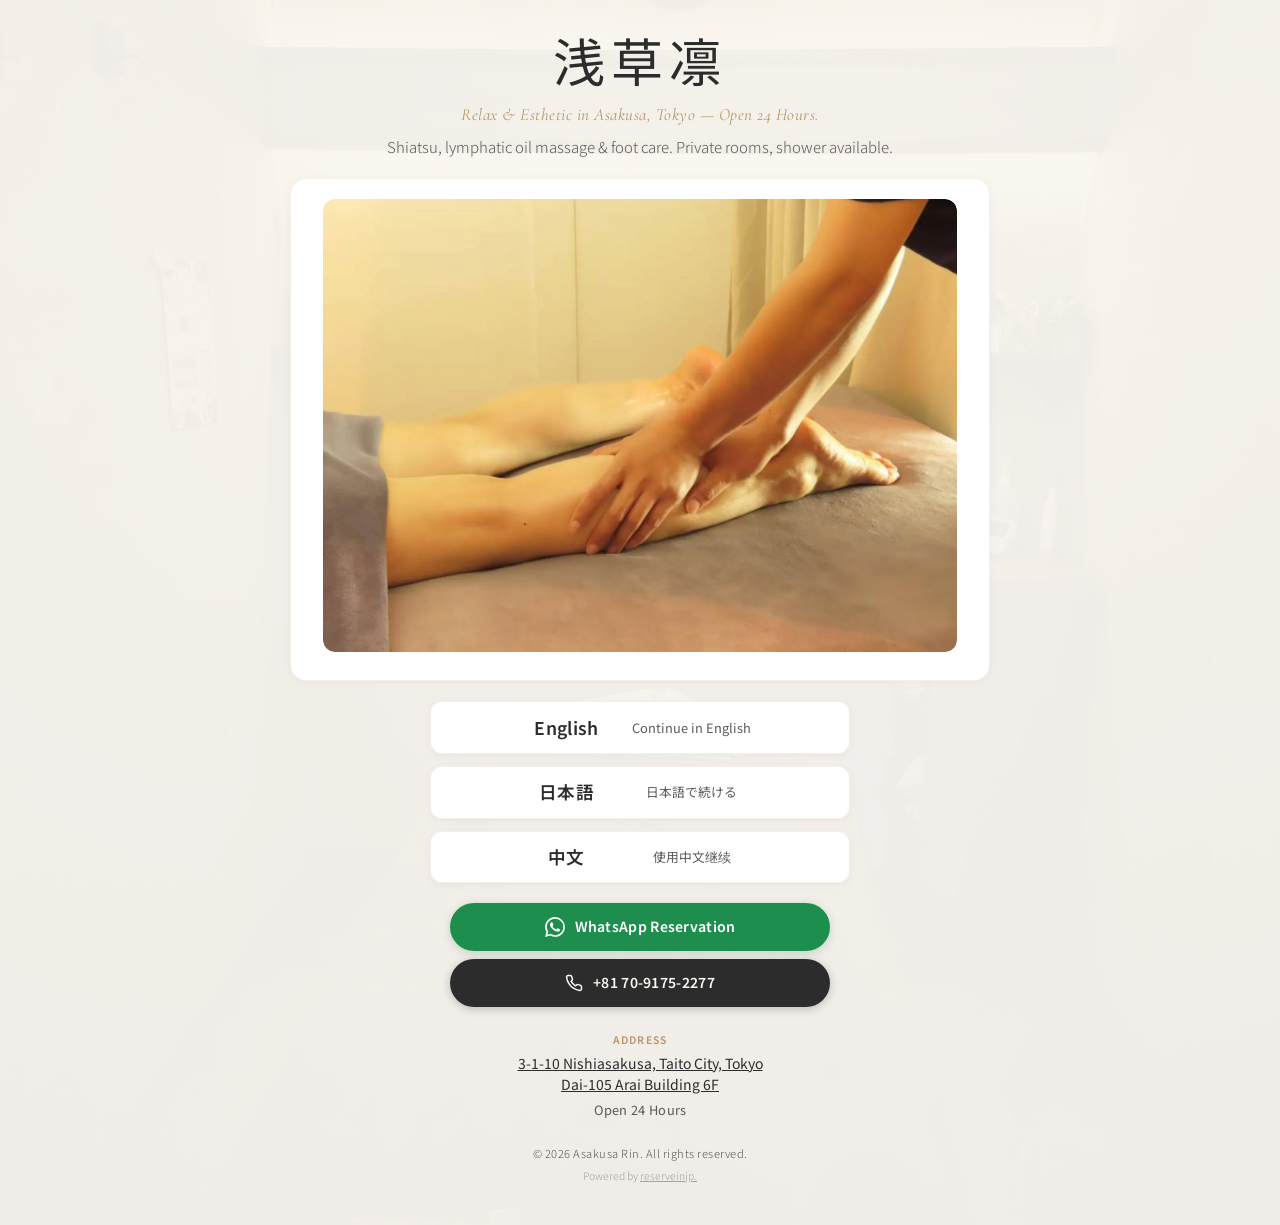
<file: index.html>
<!DOCTYPE html>
<html lang="en">
<head>
  <meta charset="UTF-8">
  <meta http-equiv="refresh" content="0; url=landing.html">
  <link rel="canonical" href="landing.html">
  <title>浅草凛 | Asakusa Rin — Tokyo</title>
  <script>window.location.replace('landing.html');</script>
</head>
<body>
  <p>Redirecting to <a href="landing.html">Asakusa Rin</a>&hellip;</p>
</body>
</html>
</file>
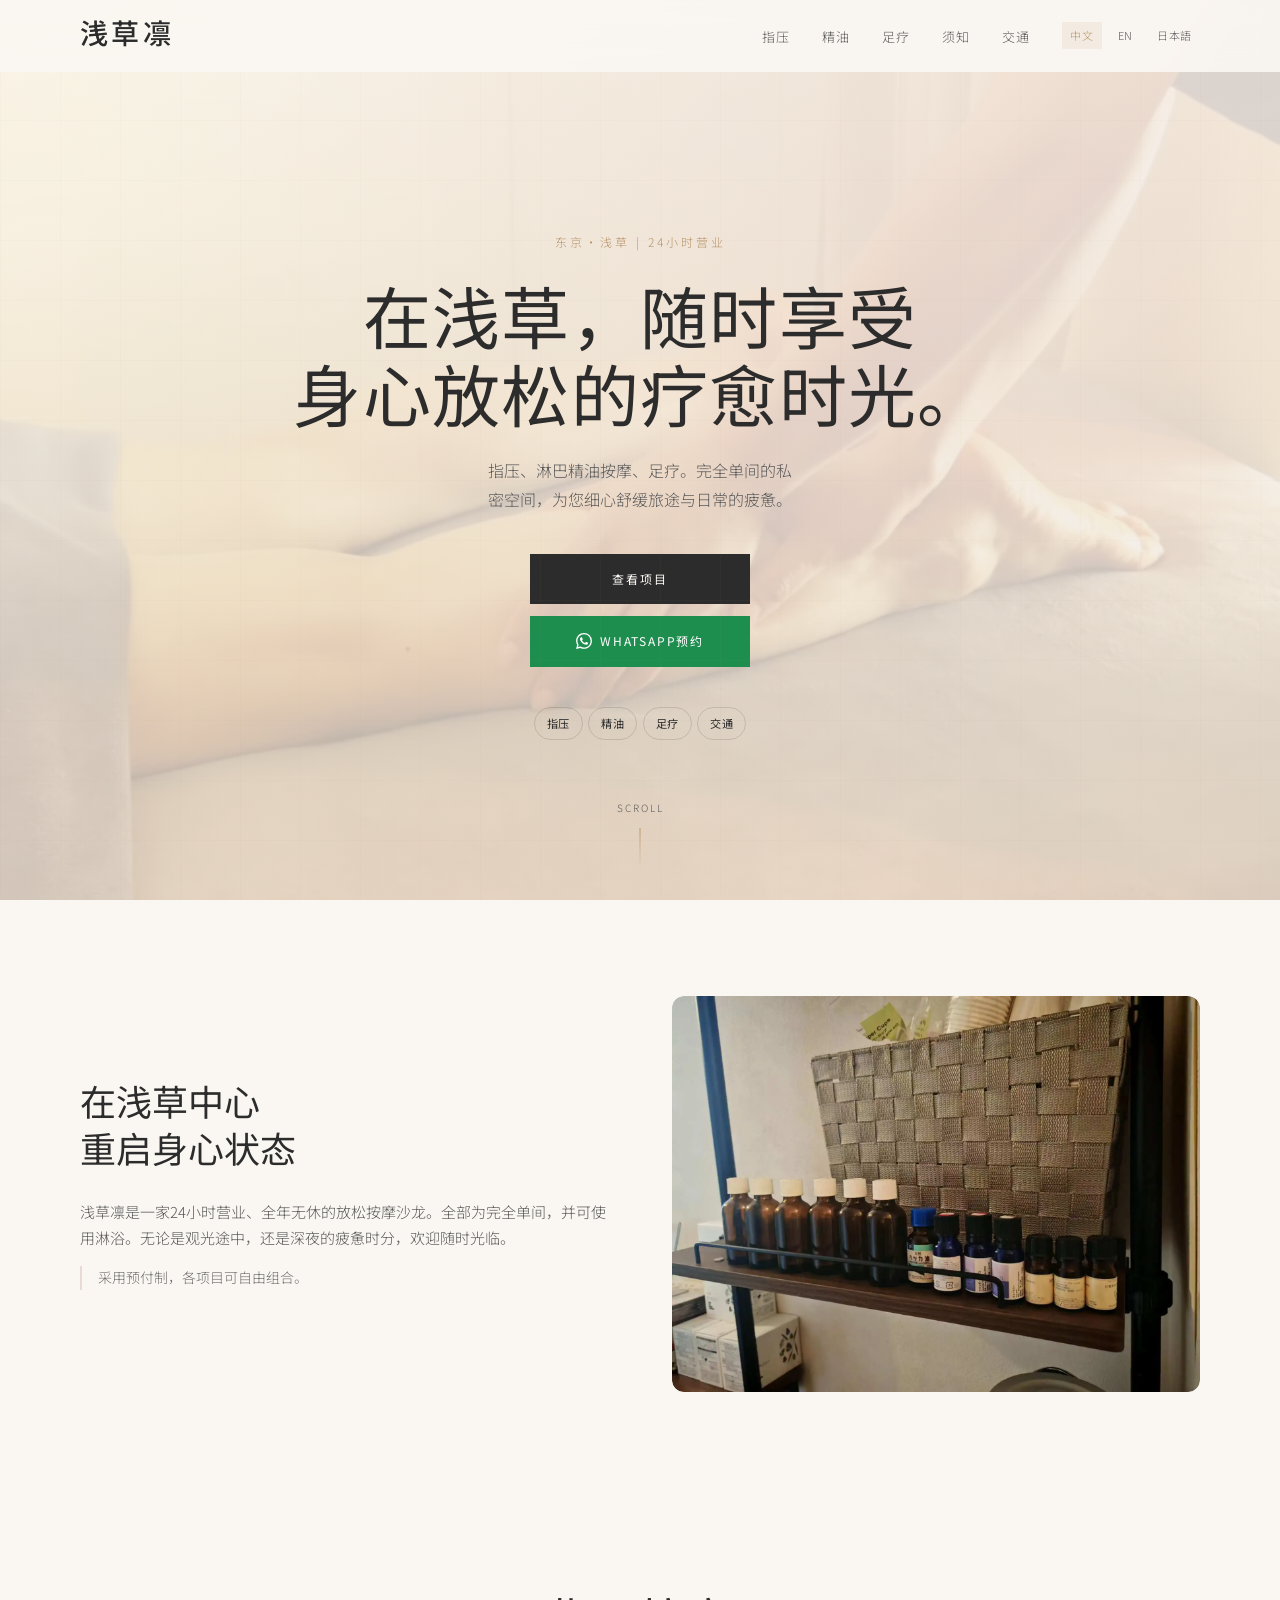
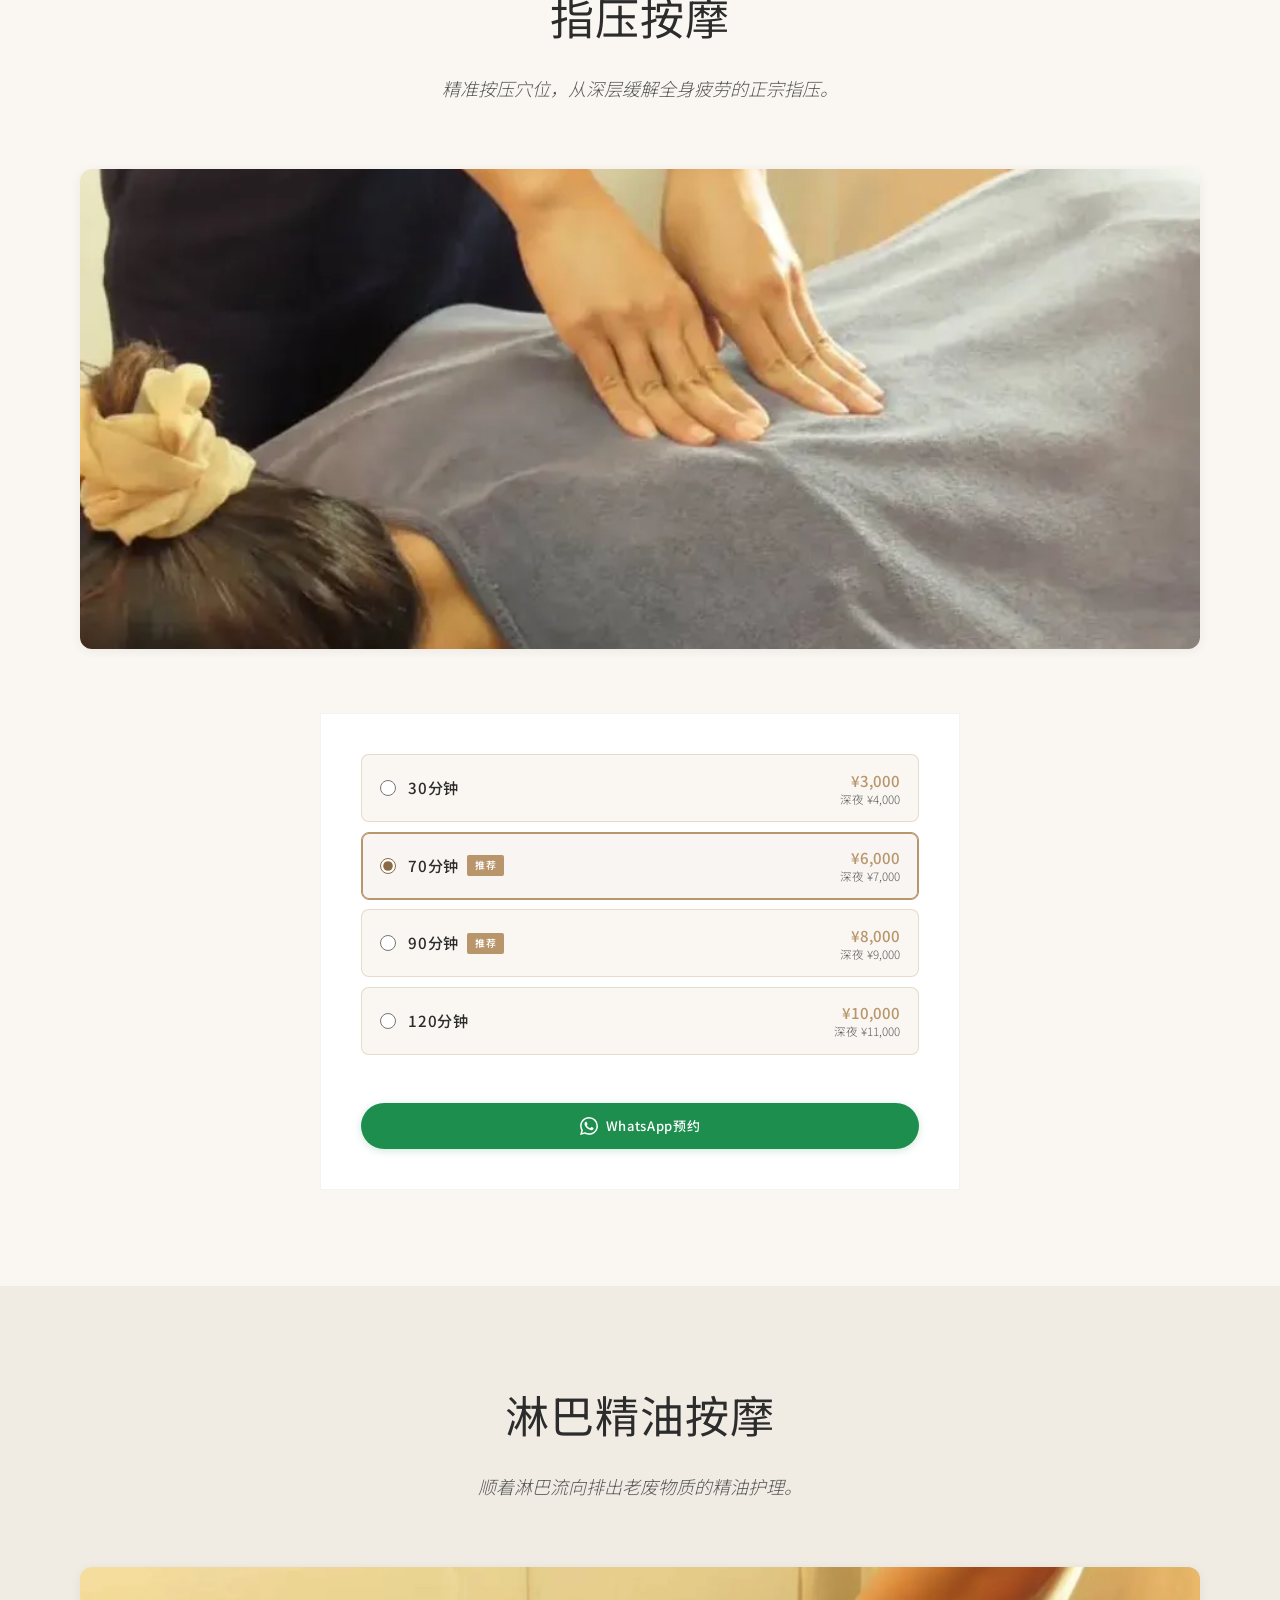
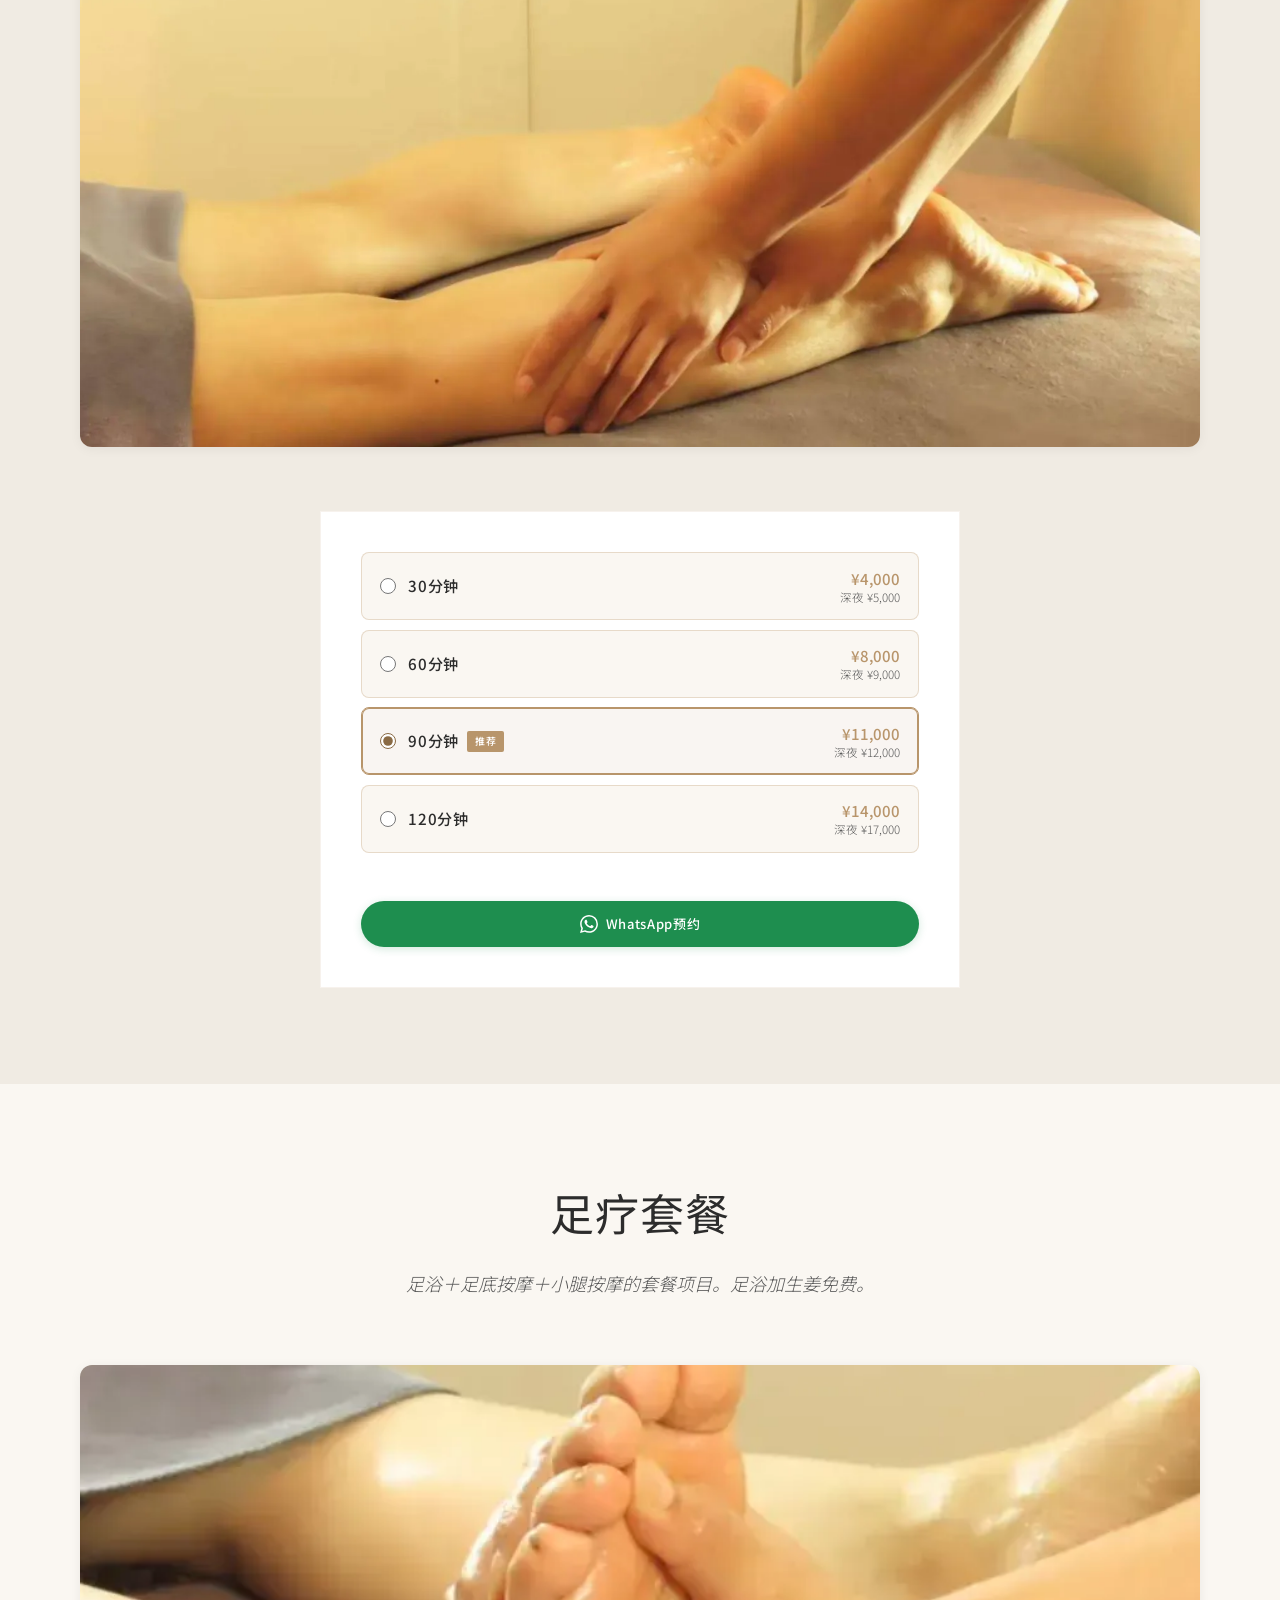
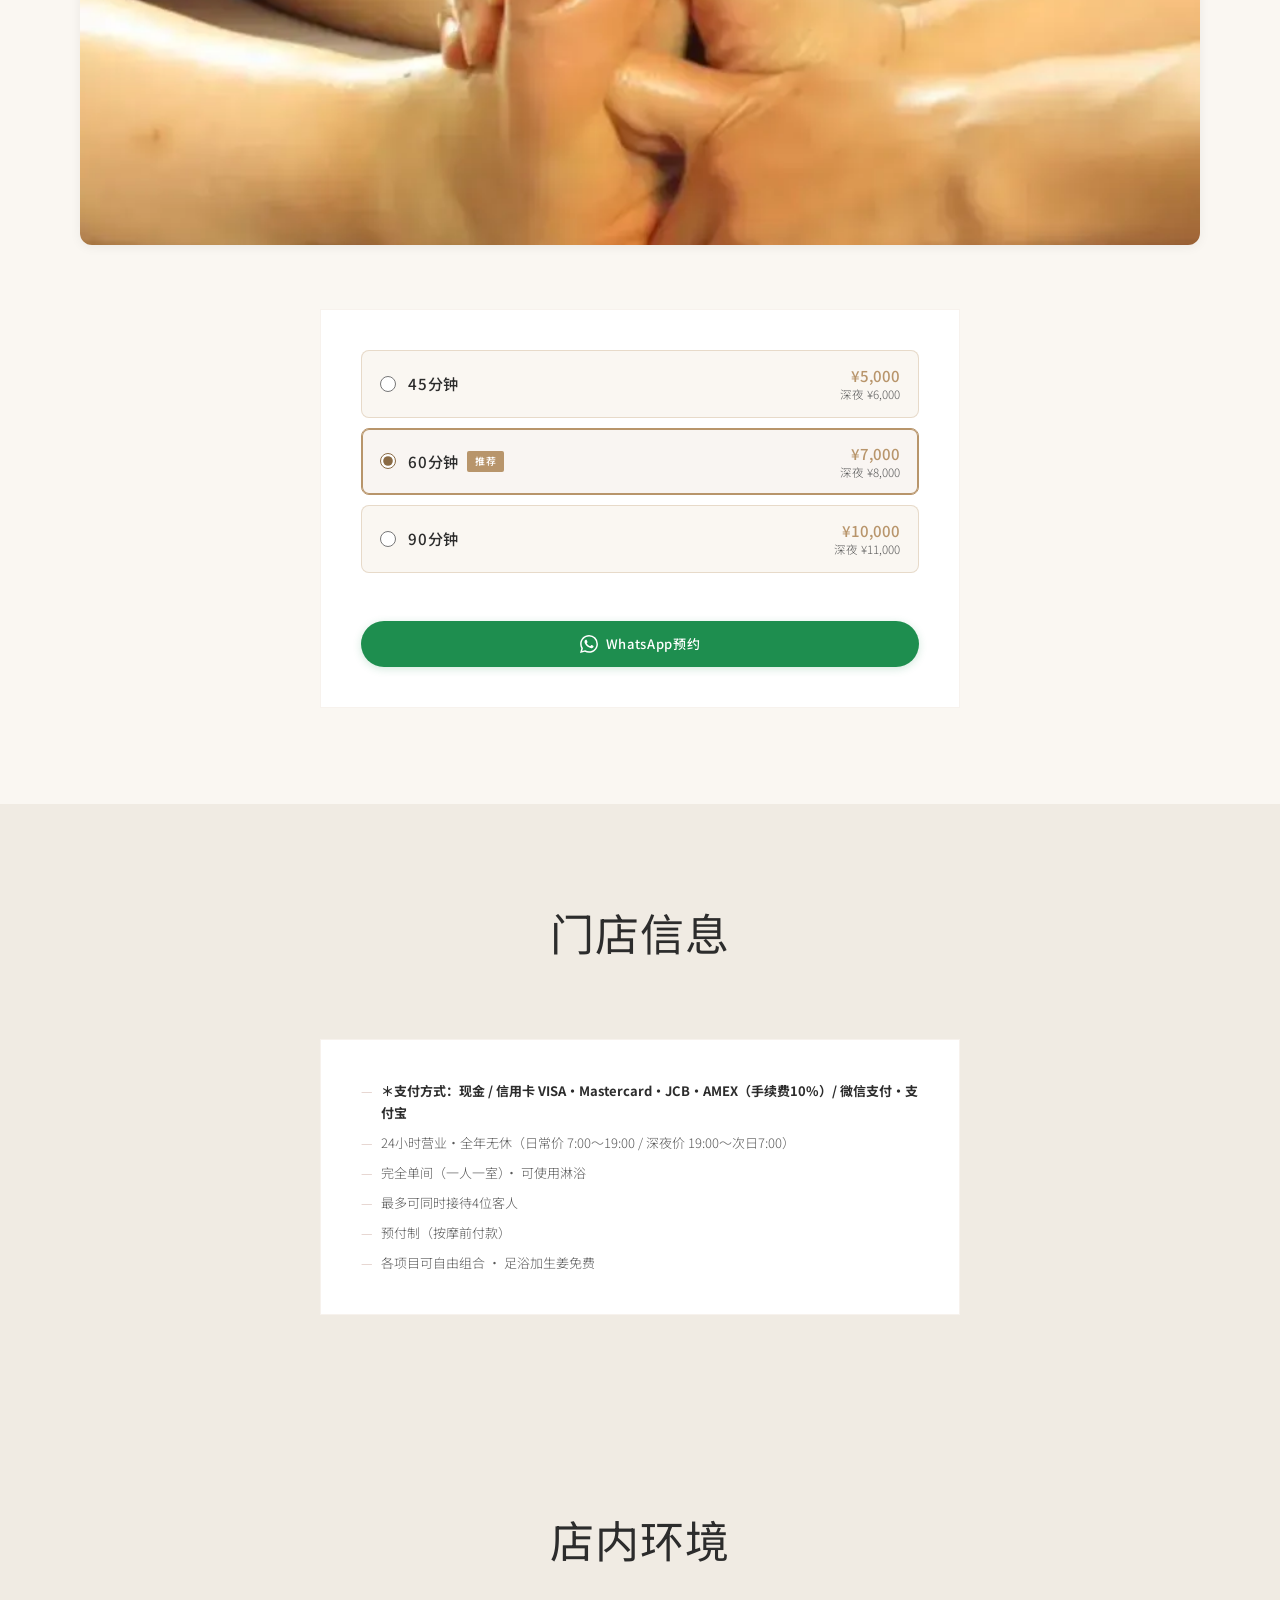
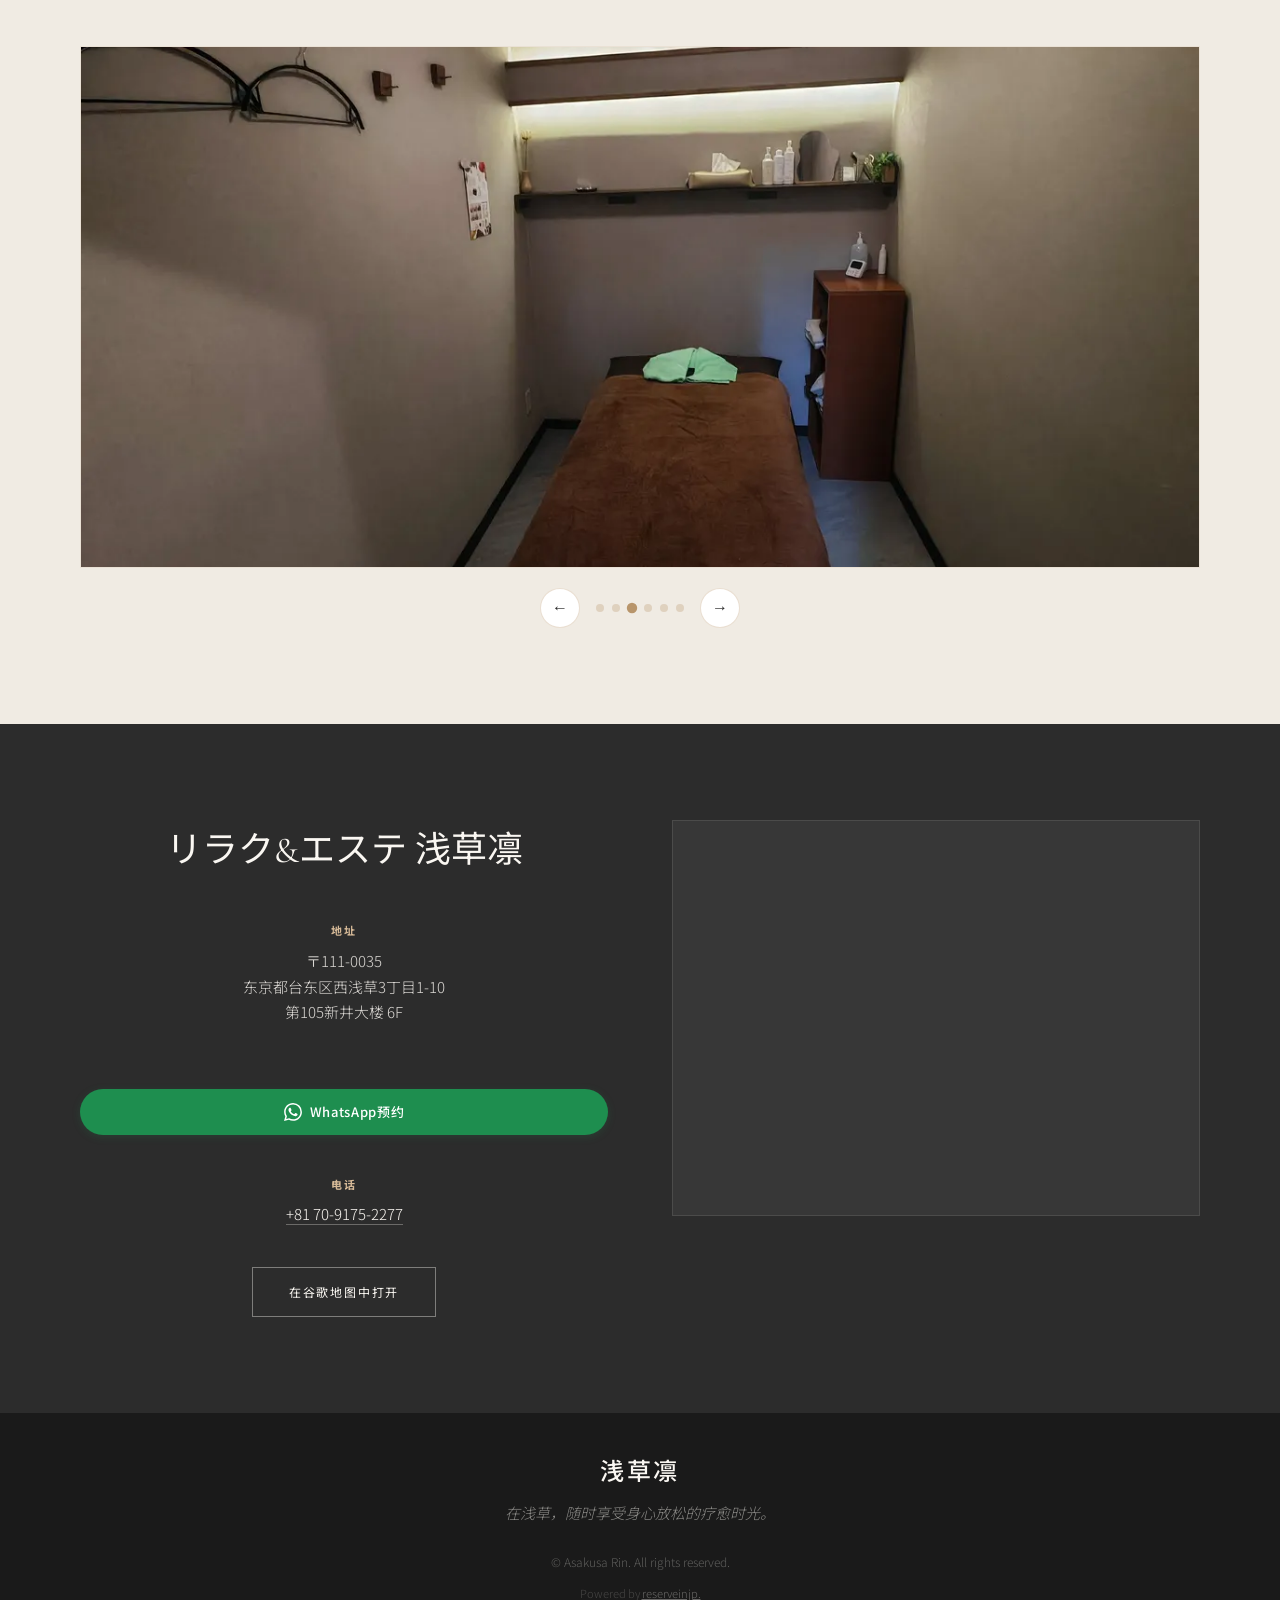
<file: cn/index.html>
<!DOCTYPE html>
<html lang="zh-CN">
<head>
  <meta charset="UTF-8">
  <meta name="viewport" content="width=device-width, initial-scale=1.0">
  <meta name="description" content="リラク&エステ 浅草凛 — 东京浅草24小时营业的放松按摩沙龙。指压、淋巴精油按摩、足疗。完全单间、可淋浴。">
  <title>浅草凛 | 东京浅草·24小时营业的按摩沙龙</title>
  <link rel="preconnect" href="https://fonts.googleapis.com">
  <link rel="preconnect" href="https://fonts.gstatic.com" crossorigin>
  <link href="https://fonts.googleapis.com/css2?family=Cormorant+Garamond:ital,wght@0,400;0,500;0,600;1,400&family=Noto+Sans+JP:wght@300;400;500&family=Noto+Sans+SC:wght@300;400;500&display=swap" rel="stylesheet">
  <link rel="stylesheet" href="../styles.css">
</head>
<body>
  <header class="header" id="header">
    <nav class="nav container">
      <a href="../landing.html" class="logo">浅草凛</a>
      <button class="nav-toggle" aria-label="打开菜单" aria-expanded="false">
        <span></span>
        <span></span>
      </button>
      <div class="nav-menu">
        <ul class="nav-links">
          <li><a href="#shiatsu">指压</a></li>
          <li><a href="#oil">精油</a></li>
          <li><a href="#foot">足疗</a></li>
          <li><a href="#info">须知</a></li>
          <li><a href="#visit">交通</a></li>
        </ul>
        <div class="lang-switch">
          <a href="../cn/" class="active">中文</a>
          <a href="../en/">EN</a>
          <a href="../jp/">日本語</a>
        </div>
      </div>
    </nav>
  </header>

  <main>
    <section class="hero">
      <div class="hero-carousel" id="heroCarousel">
        <div class="hero-slide active" style="background-image: url(../assets/images/service-oil.webp);"></div>
      </div>
      <div class="hero-grid-overlay"></div>
      <div class="hero-content container">
        <p class="hero-tag">东京·浅草 | 24小时营业</p>
        <h1>在浅草，随时享受<br>身心放松的疗愈时光。</h1>
        <p class="hero-sub">指压、淋巴精油按摩、足疗。完全单间的私密空间，为您细心舒缓旅途与日常的疲惫。</p>
        <div class="hero-cta">
          <a href="#shiatsu" class="btn btn-primary">查看项目</a>
          <a href="../booking.html" class="btn btn-whatsapp">
            <svg viewBox="0 0 24 24"><path d="M17.472 14.382c-.297-.149-1.758-.867-2.03-.967-.273-.099-.471-.148-.67.15-.197.297-.767.966-.94 1.164-.173.199-.347.223-.644.075-.297-.15-1.255-.463-2.39-1.475-.884-.788-1.48-1.761-1.653-2.059-.173-.297-.018-.458.13-.606.134-.133.298-.347.446-.52.149-.174.198-.298.298-.497.099-.198.05-.371-.025-.52-.075-.149-.669-1.612-.916-2.207-.242-.579-.487-.5-.669-.51-.173-.008-.371-.01-.57-.01-.198 0-.52.074-.792.372-.272.297-1.04 1.016-1.04 2.479 0 1.462 1.065 2.875 1.213 3.074.149.198 2.096 3.2 5.077 4.487.709.306 1.262.489 1.694.625.712.227 1.36.195 1.871.118.571-.085 1.758-.719 2.006-1.413.248-.694.248-1.289.173-1.413-.074-.124-.272-.198-.57-.347m-5.421 7.403h-.004a9.87 9.87 0 01-5.031-1.378l-.361-.214-3.741.982.998-3.648-.235-.374a9.86 9.86 0 01-1.51-5.26c.001-5.45 4.436-9.884 9.888-9.884 2.64 0 5.122 1.03 6.988 2.898a9.825 9.825 0 012.893 6.994c-.003 5.45-4.437 9.884-9.885 9.884m8.413-18.297A11.815 11.815 0 0012.05 0C5.495 0 .16 5.335.157 11.892c0 2.096.547 4.142 1.588 5.945L.057 24l6.305-1.654a11.882 11.882 0 005.683 1.448h.005c6.554 0 11.89-5.335 11.893-11.893a11.821 11.821 0 00-3.48-8.413Z"/></svg>
            WhatsApp预约
          </a>
        </div>
        <div class="hero-quick-nav">
          <a href="#shiatsu" class="hero-nav-pill">指压</a>
          <a href="#oil" class="hero-nav-pill">精油</a>
          <a href="#foot" class="hero-nav-pill">足疗</a>
          <a href="#visit" class="hero-nav-pill">交通</a>
        </div>
      </div>
      <div class="hero-scroll">
        <span>Scroll</span>
        <div class="scroll-line"></div>
      </div>
    </section>

    <section class="intro section">
      <div class="container intro-grid">
        <div class="intro-text">
          <h2>在浅草中心<br>重启身心状态</h2>
          <p>浅草凛是一家24小时营业、全年无休的放松按摩沙龙。全部为完全单间，并可使用淋浴。无论是观光途中，还是深夜的疲惫时分，欢迎随时光临。</p>
          <p class="intro-jp">采用预付制，各项目可自由组合。</p>
        </div>
        <div class="intro-features">
          <div class="intro-promo-image">
            <img src="../assets/images/interior-05.webp" alt="浅草凛 香薰精油" loading="lazy">
          </div>
        </div>
      </div>
    </section>

    <section class="services section" id="shiatsu">
      <div class="container">
        <header class="section-header">
          <h2>指压按摩</h2>
          <p class="section-sub">精准按压穴位，从深层缓解全身疲劳的正宗指压。</p>
        </header>
        <div class="service-photo">
          <img src="../assets/images/service-shiatsu.webp" alt="浅草凛 指压按摩" loading="lazy">
        </div>
        <article class="service-card service-card-wide">
          <div class="option-rows">
            <label class="opt-row">
              <input type="radio" name="shiatsu-duration" value="Shiatsu 30 min">
              <span class="opt-duration">30分钟</span>
              <span class="opt-price">¥3,000<small>深夜 ¥4,000</small></span>
            </label>
            <label class="opt-row">
              <input type="radio" name="shiatsu-duration" value="Shiatsu 70 min" checked>
              <span class="opt-duration">70分钟
                <span class="opt-badge">推荐</span></span>
              <span class="opt-price">¥6,000<small>深夜 ¥7,000</small></span>
            </label>
            <label class="opt-row">
              <input type="radio" name="shiatsu-duration" value="Shiatsu 90 min">
              <span class="opt-duration">90分钟
                <span class="opt-badge">推荐</span></span>
              <span class="opt-price">¥8,000<small>深夜 ¥9,000</small></span>
            </label>
            <label class="opt-row">
              <input type="radio" name="shiatsu-duration" value="Shiatsu 120 min">
              <span class="opt-duration">120分钟</span>
              <span class="opt-price">¥10,000<small>深夜 ¥11,000</small></span>
            </label>
          </div>
          <a href="../booking.html" class="btn-booking">
            <svg viewBox="0 0 24 24" width="18" height="18"><path d="M17.472 14.382c-.297-.149-1.758-.867-2.03-.967-.273-.099-.471-.148-.67.15-.197.297-.767.966-.94 1.164-.173.199-.347.223-.644.075-.297-.15-1.255-.463-2.39-1.475-.884-.788-1.48-1.761-1.653-2.059-.173-.297-.018-.458.13-.606.134-.133.298-.347.446-.52.149-.174.198-.298.298-.497.099-.198.05-.371-.025-.52-.075-.149-.669-1.612-.916-2.207-.242-.579-.487-.5-.669-.51-.173-.008-.371-.01-.57-.01-.198 0-.52.074-.792.372-.272.297-1.04 1.016-1.04 2.479 0 1.462 1.065 2.875 1.213 3.074.149.198 2.096 3.2 5.077 4.487.709.306 1.262.489 1.694.625.712.227 1.36.195 1.871.118.571-.085 1.758-.719 2.006-1.413.248-.694.248-1.289.173-1.413-.074-.124-.272-.198-.57-.347m-5.421 7.403h-.004a9.87 9.87 0 01-5.031-1.378l-.361-.214-3.741.982.998-3.648-.235-.374a9.86 9.86 0 01-1.51-5.26c.001-5.45 4.436-9.884 9.888-9.884 2.64 0 5.122 1.03 6.988 2.898a9.825 9.825 0 012.893 6.994c-.003 5.45-4.437 9.884-9.885 9.884m8.413-18.297A11.815 11.815 0 0012.05 0C5.495 0 .16 5.335.157 11.892c0 2.096.547 4.142 1.588 5.945L.057 24l6.305-1.654a11.882 11.882 0 005.683 1.448h.005c6.554 0 11.89-5.335 11.893-11.893a11.821 11.821 0 00-3.48-8.413Z" fill="currentColor"/></svg>
            WhatsApp预约
          </a>
        </article>
      </div>
    </section>

    <section class="services section section-alt" id="oil">
      <div class="container">
        <header class="section-header">
          <h2>淋巴精油按摩</h2>
          <p class="section-sub">顺着淋巴流向排出老废物质的精油护理。</p>
        </header>
        <div class="service-photo">
          <img src="../assets/images/service-oil.webp" alt="浅草凛 淋巴精油按摩" loading="lazy">
        </div>
        <article class="service-card service-card-wide">
          <div class="option-rows">
            <label class="opt-row">
              <input type="radio" name="oil-duration" value="Lymphatic Oil 30 min">
              <span class="opt-duration">30分钟</span>
              <span class="opt-price">¥4,000<small>深夜 ¥5,000</small></span>
            </label>
            <label class="opt-row">
              <input type="radio" name="oil-duration" value="Lymphatic Oil 60 min">
              <span class="opt-duration">60分钟</span>
              <span class="opt-price">¥8,000<small>深夜 ¥9,000</small></span>
            </label>
            <label class="opt-row">
              <input type="radio" name="oil-duration" value="Lymphatic Oil 90 min" checked>
              <span class="opt-duration">90分钟
                <span class="opt-badge">推荐</span></span>
              <span class="opt-price">¥11,000<small>深夜 ¥12,000</small></span>
            </label>
            <label class="opt-row">
              <input type="radio" name="oil-duration" value="Lymphatic Oil 120 min">
              <span class="opt-duration">120分钟</span>
              <span class="opt-price">¥14,000<small>深夜 ¥17,000</small></span>
            </label>
          </div>
          <a href="../booking.html" class="btn-booking">
            <svg viewBox="0 0 24 24" width="18" height="18"><path d="M17.472 14.382c-.297-.149-1.758-.867-2.03-.967-.273-.099-.471-.148-.67.15-.197.297-.767.966-.94 1.164-.173.199-.347.223-.644.075-.297-.15-1.255-.463-2.39-1.475-.884-.788-1.48-1.761-1.653-2.059-.173-.297-.018-.458.13-.606.134-.133.298-.347.446-.52.149-.174.198-.298.298-.497.099-.198.05-.371-.025-.52-.075-.149-.669-1.612-.916-2.207-.242-.579-.487-.5-.669-.51-.173-.008-.371-.01-.57-.01-.198 0-.52.074-.792.372-.272.297-1.04 1.016-1.04 2.479 0 1.462 1.065 2.875 1.213 3.074.149.198 2.096 3.2 5.077 4.487.709.306 1.262.489 1.694.625.712.227 1.36.195 1.871.118.571-.085 1.758-.719 2.006-1.413.248-.694.248-1.289.173-1.413-.074-.124-.272-.198-.57-.347m-5.421 7.403h-.004a9.87 9.87 0 01-5.031-1.378l-.361-.214-3.741.982.998-3.648-.235-.374a9.86 9.86 0 01-1.51-5.26c.001-5.45 4.436-9.884 9.888-9.884 2.64 0 5.122 1.03 6.988 2.898a9.825 9.825 0 012.893 6.994c-.003 5.45-4.437 9.884-9.885 9.884m8.413-18.297A11.815 11.815 0 0012.05 0C5.495 0 .16 5.335.157 11.892c0 2.096.547 4.142 1.588 5.945L.057 24l6.305-1.654a11.882 11.882 0 005.683 1.448h.005c6.554 0 11.89-5.335 11.893-11.893a11.821 11.821 0 00-3.48-8.413Z" fill="currentColor"/></svg>
            WhatsApp预约
          </a>
        </article>
      </div>
    </section>

    <section class="services section" id="foot">
      <div class="container">
        <header class="section-header">
          <h2>足疗套餐</h2>
          <p class="section-sub">足浴＋足底按摩＋小腿按摩的套餐项目。足浴加生姜免费。</p>
        </header>
        <div class="service-photo">
          <img src="../assets/images/service-foot.webp" alt="浅草凛 足疗" loading="lazy">
        </div>
        <article class="service-card service-card-wide">
          <div class="option-rows">
            <label class="opt-row">
              <input type="radio" name="foot-duration" value="Foot Course 45 min">
              <span class="opt-duration">45分钟</span>
              <span class="opt-price">¥5,000<small>深夜 ¥6,000</small></span>
            </label>
            <label class="opt-row">
              <input type="radio" name="foot-duration" value="Foot Course 60 min" checked>
              <span class="opt-duration">60分钟
                <span class="opt-badge">推荐</span></span>
              <span class="opt-price">¥7,000<small>深夜 ¥8,000</small></span>
            </label>
            <label class="opt-row">
              <input type="radio" name="foot-duration" value="Foot Course 90 min">
              <span class="opt-duration">90分钟</span>
              <span class="opt-price">¥10,000<small>深夜 ¥11,000</small></span>
            </label>
          </div>
          <a href="../booking.html" class="btn-booking">
            <svg viewBox="0 0 24 24" width="18" height="18"><path d="M17.472 14.382c-.297-.149-1.758-.867-2.03-.967-.273-.099-.471-.148-.67.15-.197.297-.767.966-.94 1.164-.173.199-.347.223-.644.075-.297-.15-1.255-.463-2.39-1.475-.884-.788-1.48-1.761-1.653-2.059-.173-.297-.018-.458.13-.606.134-.133.298-.347.446-.52.149-.174.198-.298.298-.497.099-.198.05-.371-.025-.52-.075-.149-.669-1.612-.916-2.207-.242-.579-.487-.5-.669-.51-.173-.008-.371-.01-.57-.01-.198 0-.52.074-.792.372-.272.297-1.04 1.016-1.04 2.479 0 1.462 1.065 2.875 1.213 3.074.149.198 2.096 3.2 5.077 4.487.709.306 1.262.489 1.694.625.712.227 1.36.195 1.871.118.571-.085 1.758-.719 2.006-1.413.248-.694.248-1.289.173-1.413-.074-.124-.272-.198-.57-.347m-5.421 7.403h-.004a9.87 9.87 0 01-5.031-1.378l-.361-.214-3.741.982.998-3.648-.235-.374a9.86 9.86 0 01-1.51-5.26c.001-5.45 4.436-9.884 9.888-9.884 2.64 0 5.122 1.03 6.988 2.898a9.825 9.825 0 012.893 6.994c-.003 5.45-4.437 9.884-9.885 9.884m8.413-18.297A11.815 11.815 0 0012.05 0C5.495 0 .16 5.335.157 11.892c0 2.096.547 4.142 1.588 5.945L.057 24l6.305-1.654a11.882 11.882 0 005.683 1.448h.005c6.554 0 11.89-5.335 11.893-11.893a11.821 11.821 0 00-3.48-8.413Z" fill="currentColor"/></svg>
            WhatsApp预约
          </a>
        </article>
      </div>
    </section>

    <section class="services section section-alt" id="info">
      <div class="container">
        <header class="section-header">
          <h2>门店信息</h2>
        </header>
        <article class="service-card service-card-wide">
          <ul class="includes">
            <li><strong>＊支付方式：现金 / 信用卡 VISA·Mastercard·JCB·AMEX（手续费10%）/ 微信支付·支付宝</strong></li>
            <li>24小时营业·全年无休（日常价 7:00〜19:00 / 深夜价 19:00〜次日7:00）</li>
            <li>完全单间（一人一室）· 可使用淋浴</li>
            <li>最多可同时接待4位客人</li>
            <li>预付制（按摩前付款）</li>
            <li>各项目可自由组合 · 足浴加生姜免费</li>
          </ul>
        </article>
      </div>
    </section>

    <section class="env-carousel-section" aria-label="店内环境">
      <div class="container">
        <header class="section-header">
          <h2>店内环境</h2>
        </header>
        <div class="env-carousel" id="envCarousel">
          <div class="env-carousel-track" id="envTrack">
            <div class="env-carousel-slide">
              <img src="../assets/images/interior-07.webp" alt="浅草凛 按摩床" loading="lazy">
            </div>
            <div class="env-carousel-slide">
              <img src="../assets/images/interior-01.webp" alt="浅草凛 按摩室" loading="lazy">
            </div>
            <div class="env-carousel-slide">
              <img src="../assets/images/interior-02.webp" alt="浅草凛 完全单间" loading="lazy">
            </div>
            <div class="env-carousel-slide">
              <img src="../assets/images/interior-03.webp" alt="浅草凛 等候区" loading="lazy">
            </div>
            <div class="env-carousel-slide">
              <img src="../assets/images/interior-04.webp" alt="浅草凛 店内走廊" loading="lazy">
            </div>
            <div class="env-carousel-slide">
              <img src="../assets/images/interior-05.webp" alt="浅草凛 香薰精油" loading="lazy">
            </div>
          </div>
        </div>
        <div class="env-carousel-nav">
          <button class="env-carousel-btn" id="envPrev" aria-label="上一张">&larr;</button>
          <div class="env-dots" id="envDots"></div>
          <button class="env-carousel-btn" id="envNext" aria-label="下一张">&rarr;</button>
        </div>
      </div>
    </section>

    <section class="visit section" id="visit">
      <div class="container visit-grid">
        <div class="visit-info">
          <h2>リラク&エステ 浅草凛</h2>
          <div class="visit-details">
            <div class="visit-item">
              <h4>地址</h4>
              <p>〒111-0035<br>东京都台东区西浅草3丁目1-10<br>第105新井大楼 6F</p>
            </div>
            <a href="../booking.html" class="btn-booking">
              <svg viewBox="0 0 24 24" width="18" height="18"><path d="M17.472 14.382c-.297-.149-1.758-.867-2.03-.967-.273-.099-.471-.148-.67.15-.197.297-.767.966-.94 1.164-.173.199-.347.223-.644.075-.297-.15-1.255-.463-2.39-1.475-.884-.788-1.48-1.761-1.653-2.059-.173-.297-.018-.458.13-.606.134-.133.298-.347.446-.52.149-.174.198-.298.298-.497.099-.198.05-.371-.025-.52-.075-.149-.669-1.612-.916-2.207-.242-.579-.487-.5-.669-.51-.173-.008-.371-.01-.57-.01-.198 0-.52.074-.792.372-.272.297-1.04 1.016-1.04 2.479 0 1.462 1.065 2.875 1.213 3.074.149.198 2.096 3.2 5.077 4.487.709.306 1.262.489 1.694.625.712.227 1.36.195 1.871.118.571-.085 1.758-.719 2.006-1.413.248-.694.248-1.289.173-1.413-.074-.124-.272-.198-.57-.347m-5.421 7.403h-.004a9.87 9.87 0 01-5.031-1.378l-.361-.214-3.741.982.998-3.648-.235-.374a9.86 9.86 0 01-1.51-5.26c.001-5.45 4.436-9.884 9.888-9.884 2.64 0 5.122 1.03 6.988 2.898a9.825 9.825 0 012.893 6.994c-.003 5.45-4.437 9.884-9.885 9.884m8.413-18.297A11.815 11.815 0 0012.05 0C5.495 0 .16 5.335.157 11.892c0 2.096.547 4.142 1.588 5.945L.057 24l6.305-1.654a11.882 11.882 0 005.683 1.448h.005c6.554 0 11.89-5.335 11.893-11.893a11.821 11.821 0 00-3.48-8.413Z" fill="currentColor"/></svg>
              WhatsApp预约
            </a>
            <div class="visit-item">
              <h4>电话</h4>
              <p><a href="tel:+817091752277">+81 70-9175-2277</a></p>
            </div>
          </div>
          <a href="https://maps.app.goo.gl/Jw2w2UrL9ZcUfHQM8" target="_blank" rel="noopener noreferrer" class="btn btn-outline">在谷歌地图中打开</a>
        </div>
        <div class="visit-map">
          <iframe
            title="浅草凛 地图"
            src="https://www.google.com/maps/embed?pb=!1m18!1m12!1m3!1d3239.6!2d139.7921!3d35.7141!2m3!1f0!2f0!3f0!3m2!1i1024!2i768!4f13.1!3m3!1m2!1s0x60188fb37d760c1b%3A0xad5e8c5b7a9a72e2!2z44Oq44Op44KvJuOCqOOCueODhua1heiNieWHmw!5e0!3m2!1szh-CN!2sjp!5m2!1szh-CN!2sjp"
            width="100%"
            height="100%"
            style="border:0;"
            allowfullscreen=""
            loading="lazy"
            referrerpolicy="no-referrer-when-downgrade">
          </iframe>
        </div>
      </div>
    </section>
  </main>

  <footer class="footer">
    <div class="container footer-inner">
      <span class="logo">浅草凛</span>
      <p class="footer-tagline">在浅草，随时享受身心放松的疗愈时光。</p>
      <p class="footer-copy">&copy; Asakusa Rin. All rights reserved.</p>
      <p class="footer-powered">Powered by <a href="https://reserveinjp.com/" target="_blank" rel="noopener">reserveinjp.</a></p>
    </div>
  </footer>

<button class="back-to-top" id="backToTop" aria-label="回到顶部" title="回到顶部">&uarr;</button>
  <script src="../script.js"></script>
</body>
</html>
</file>
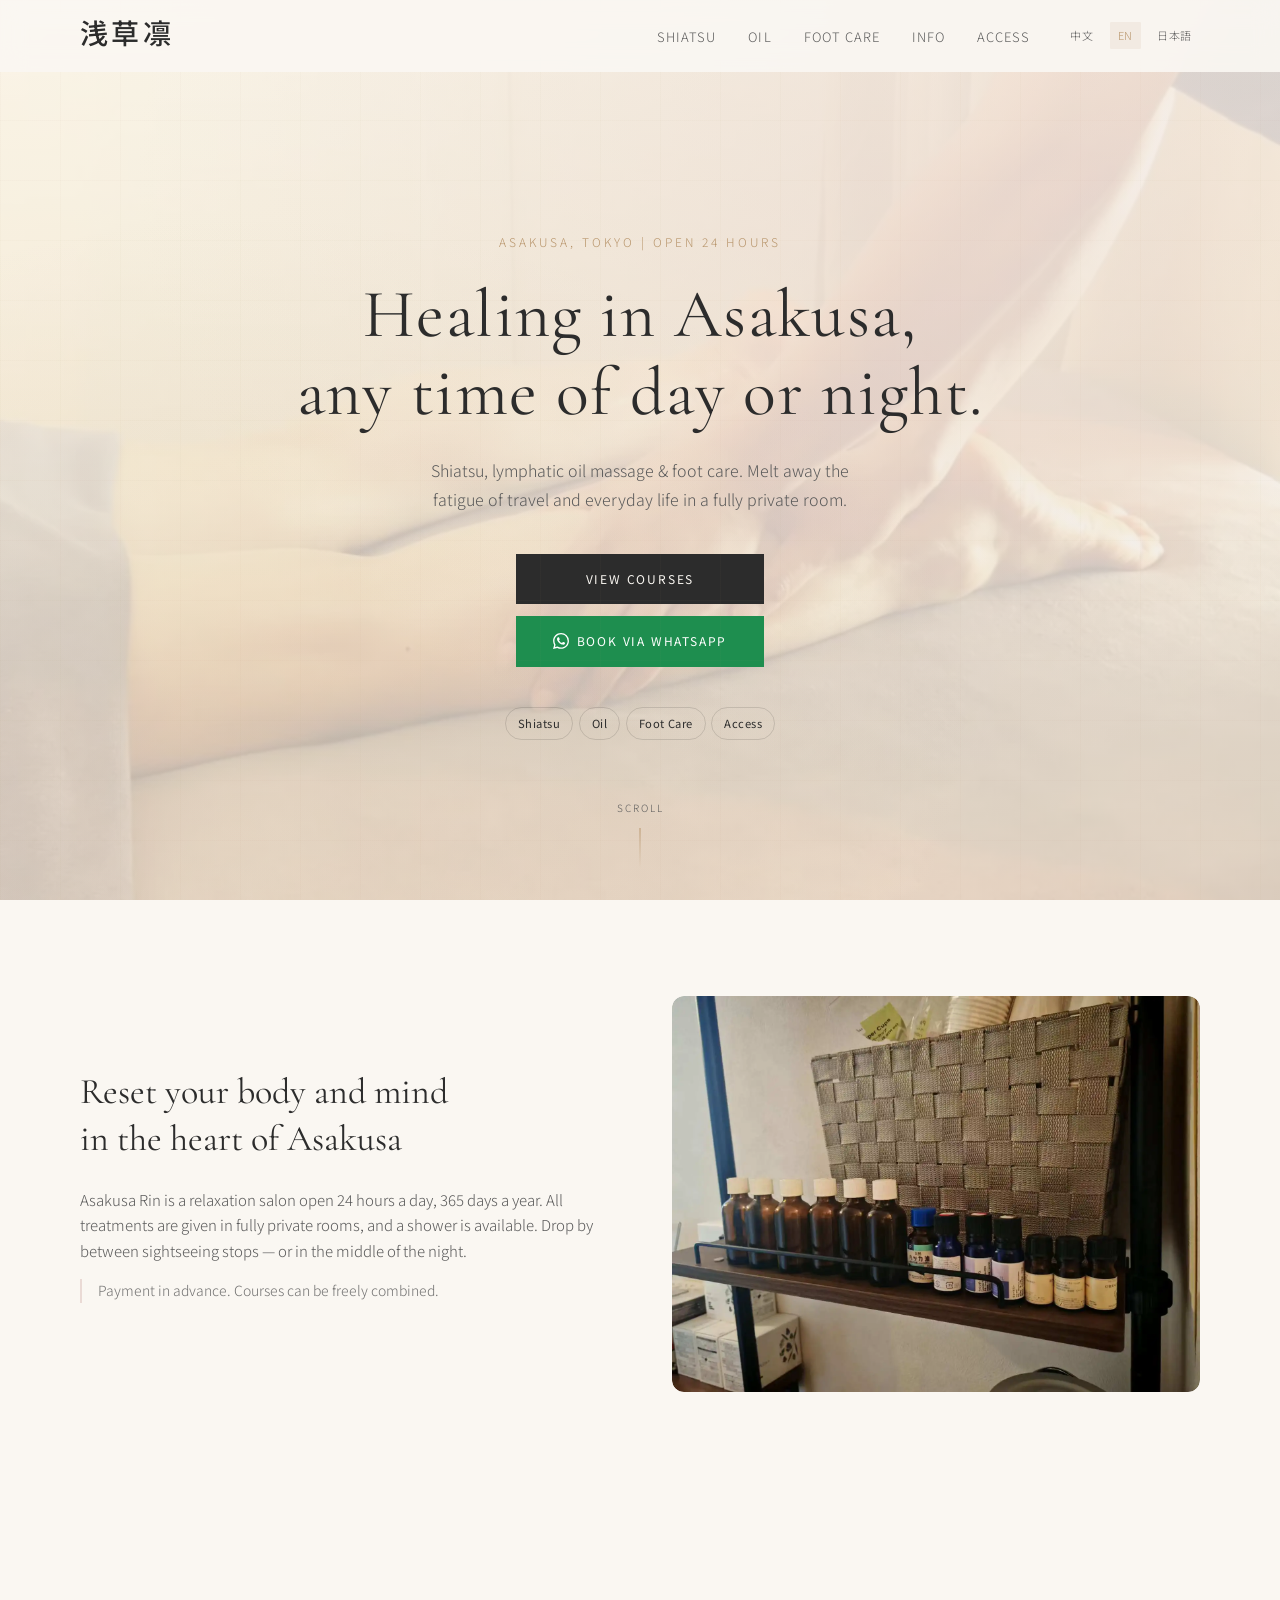
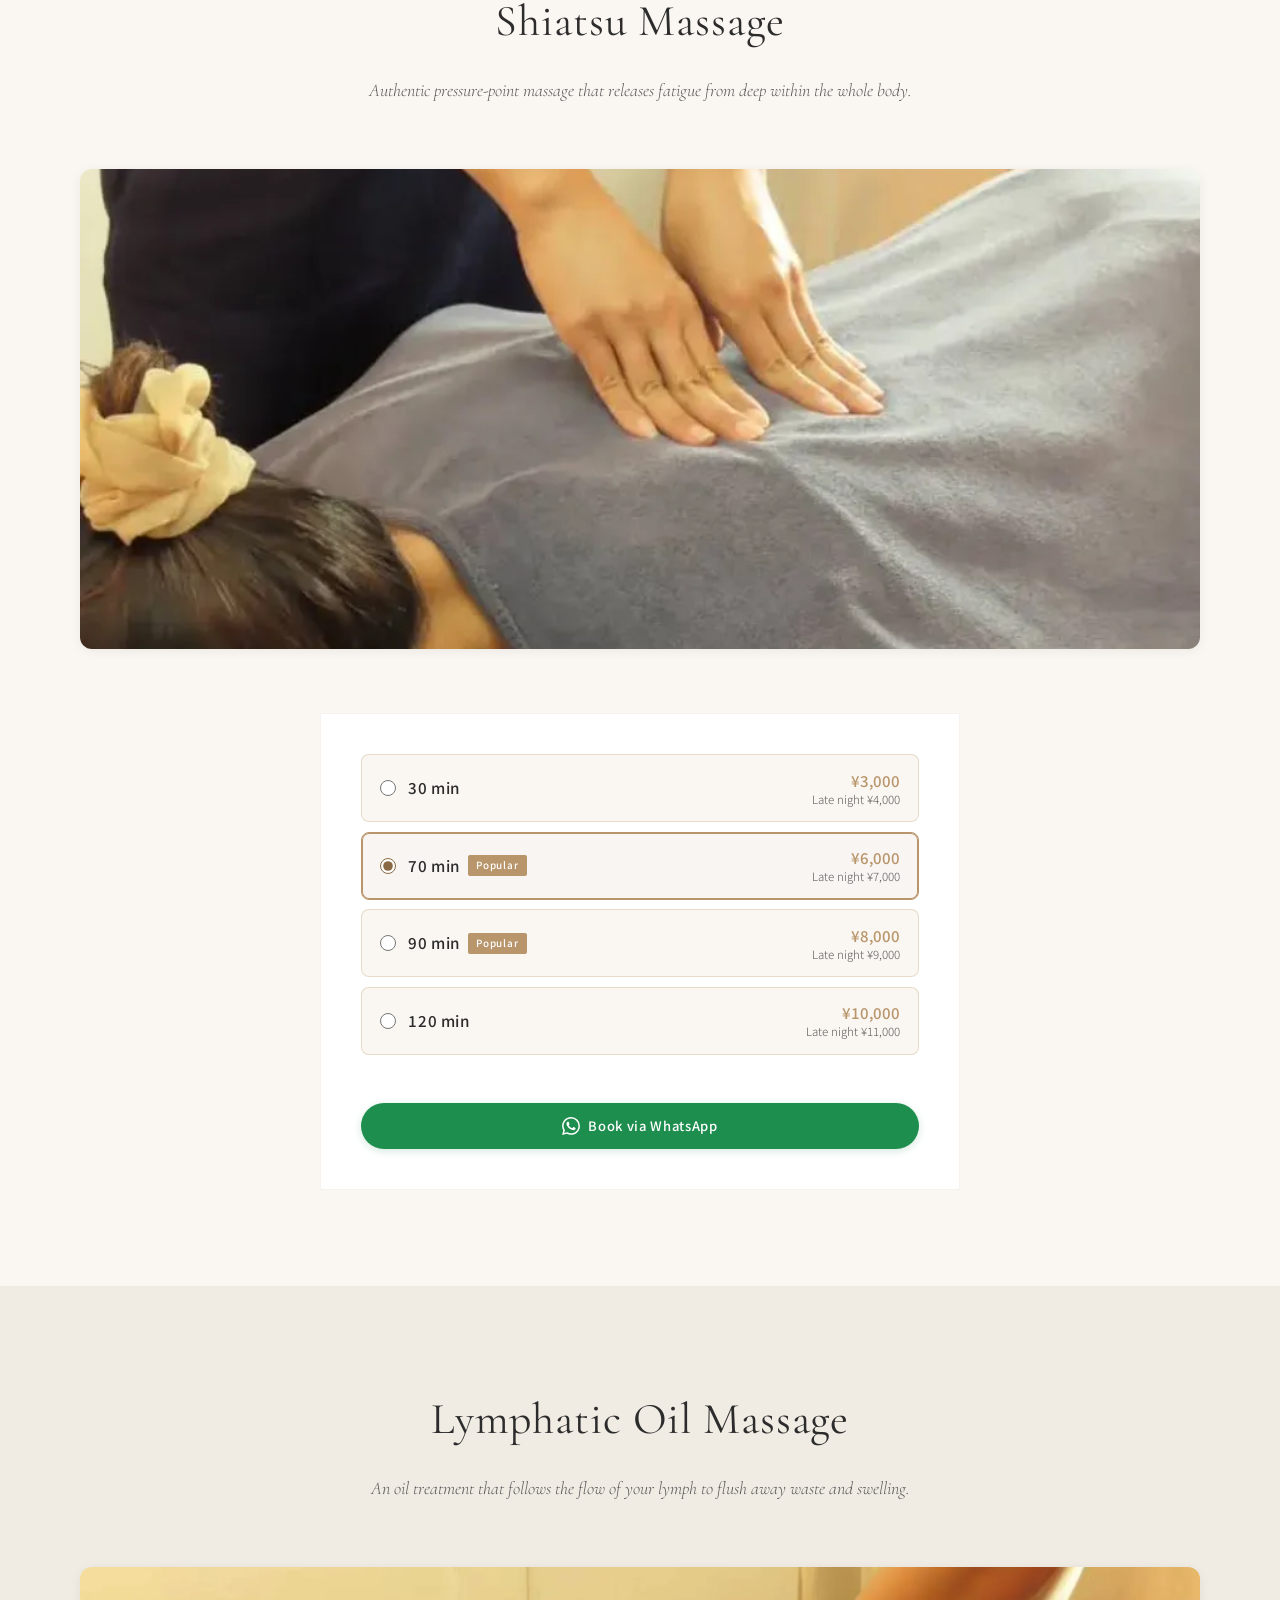
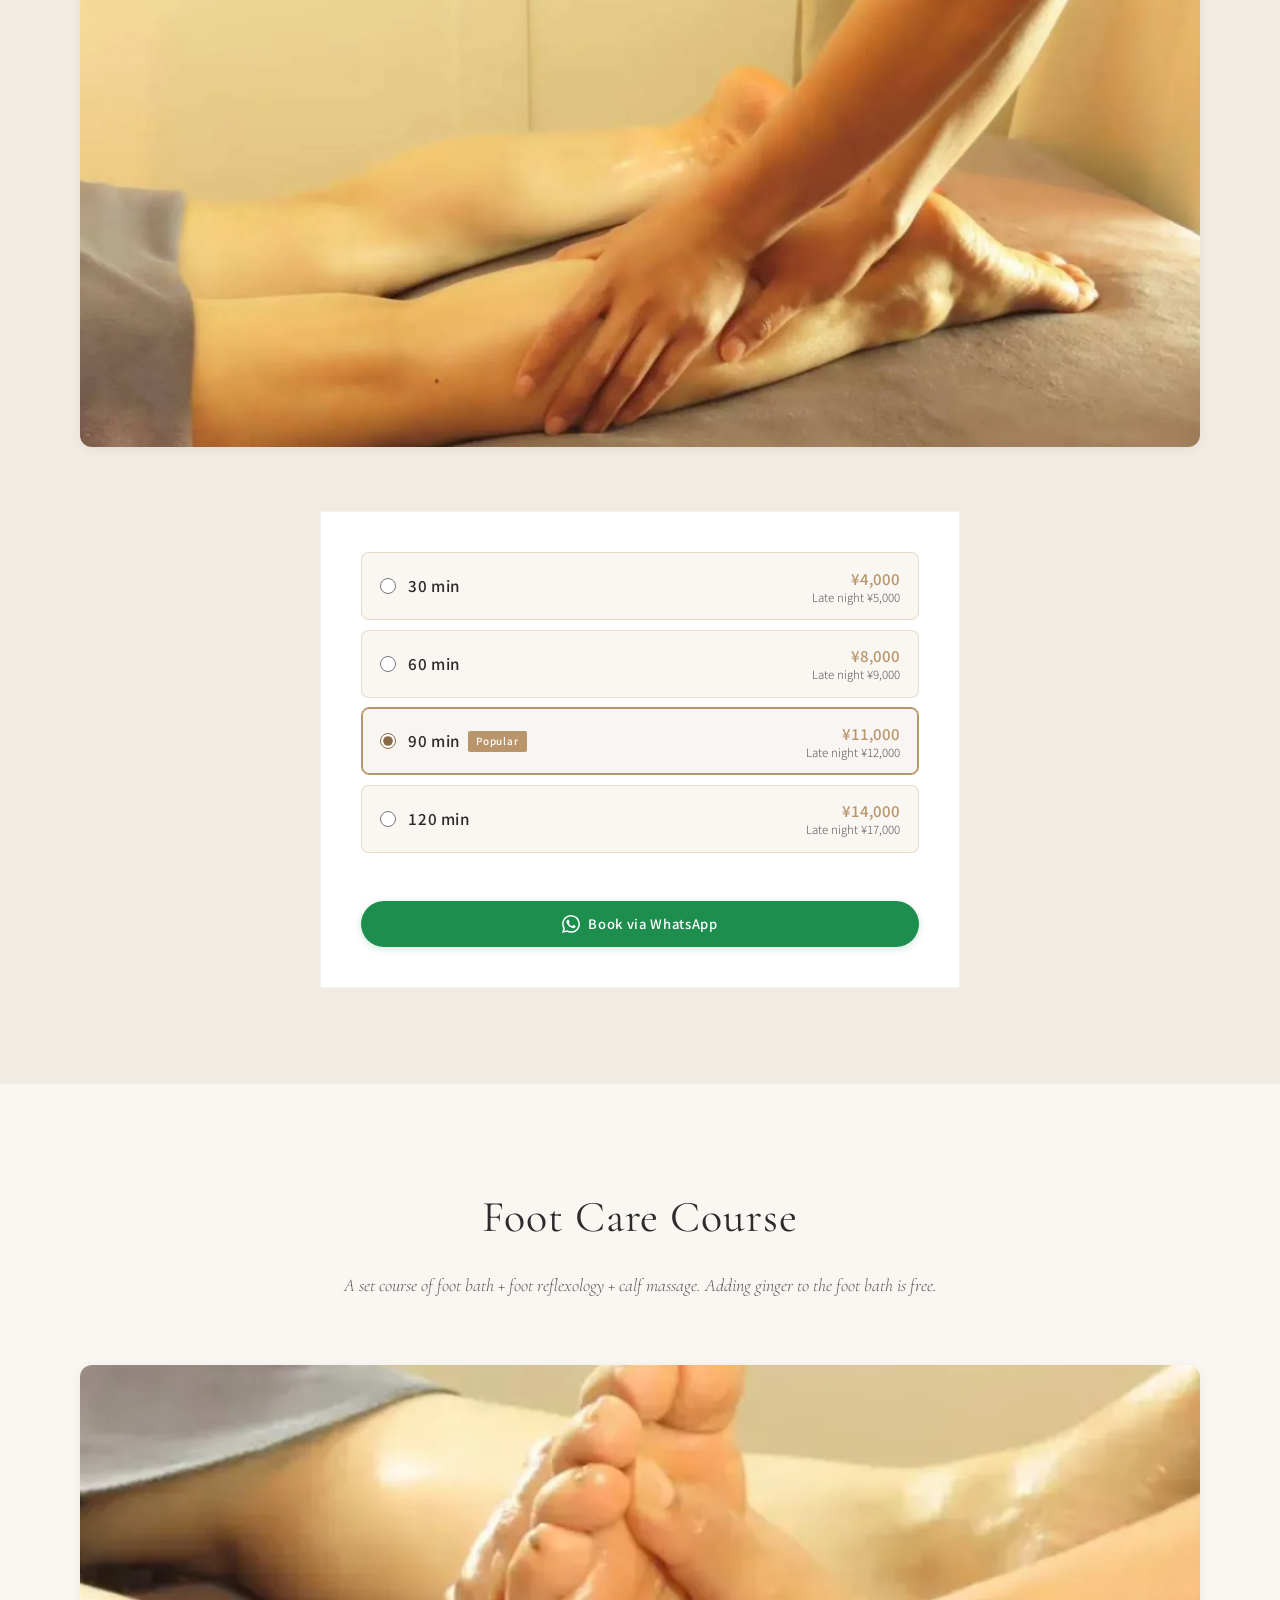
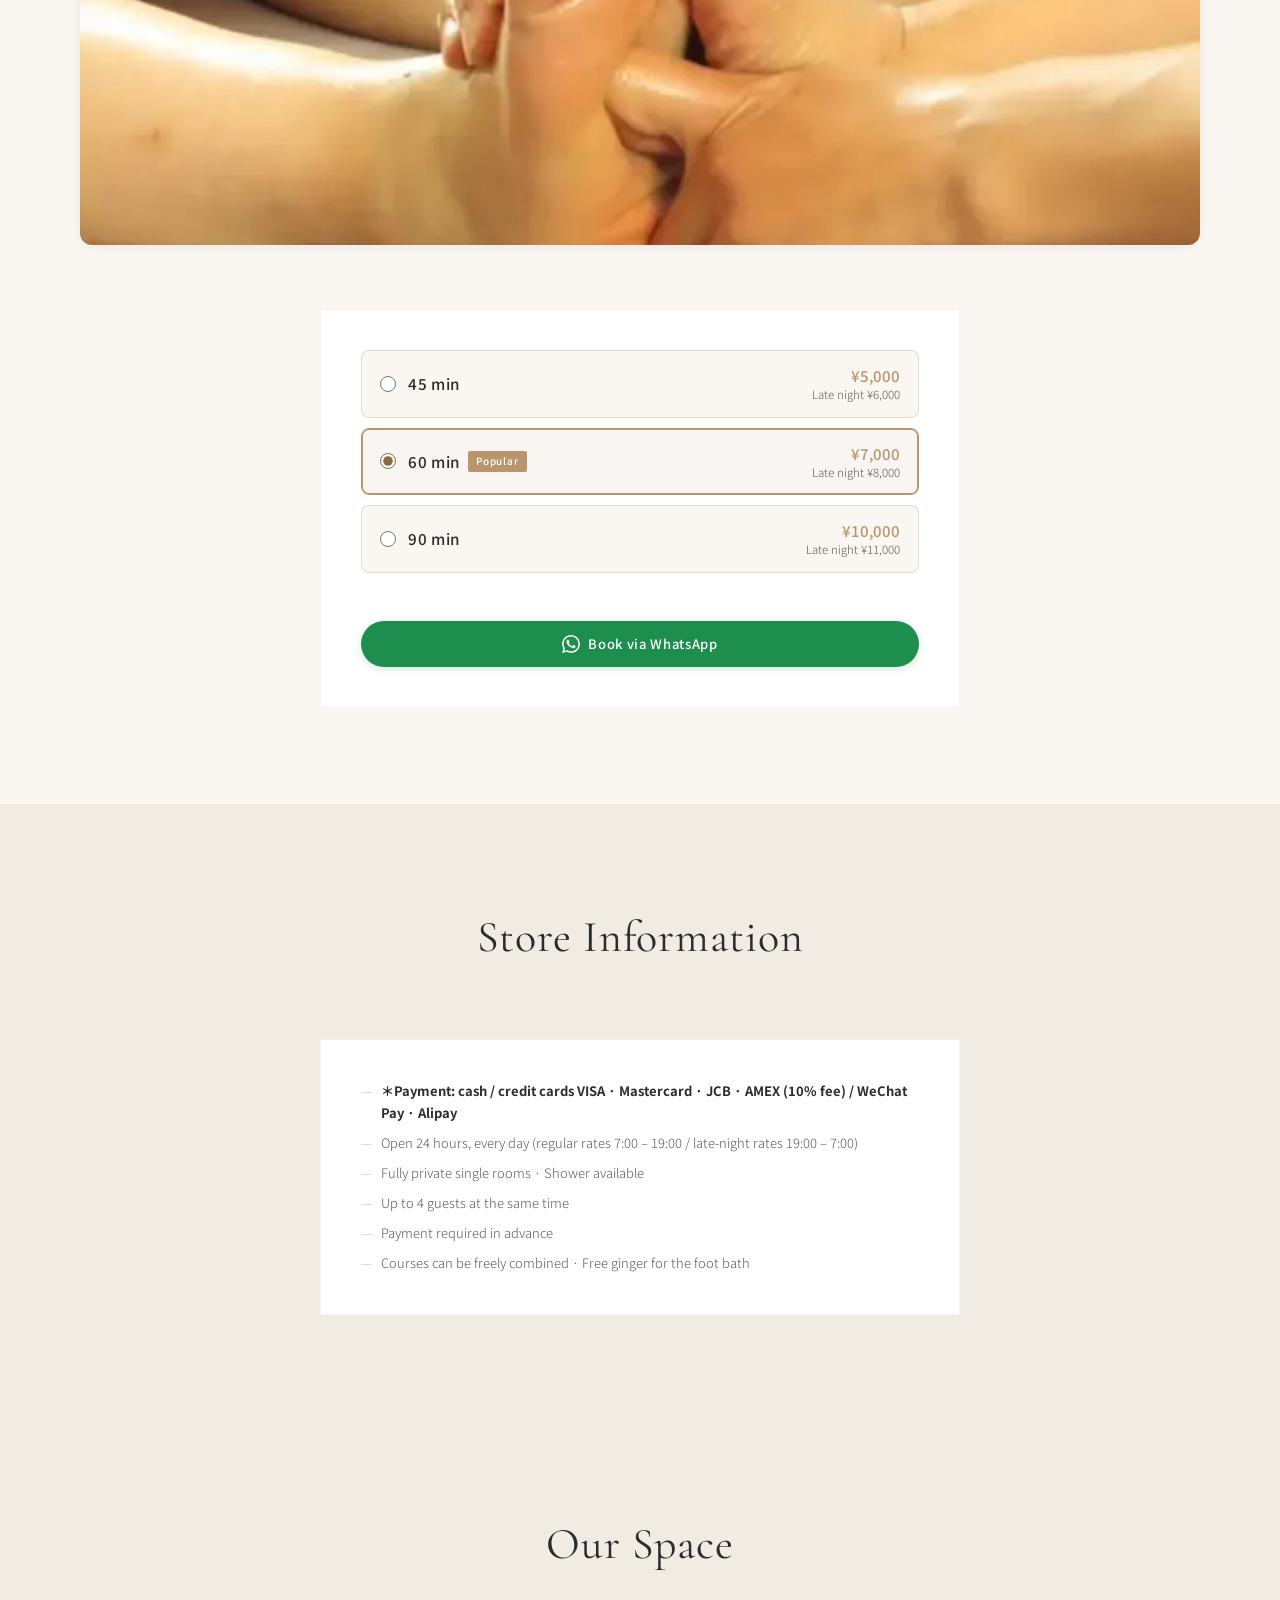
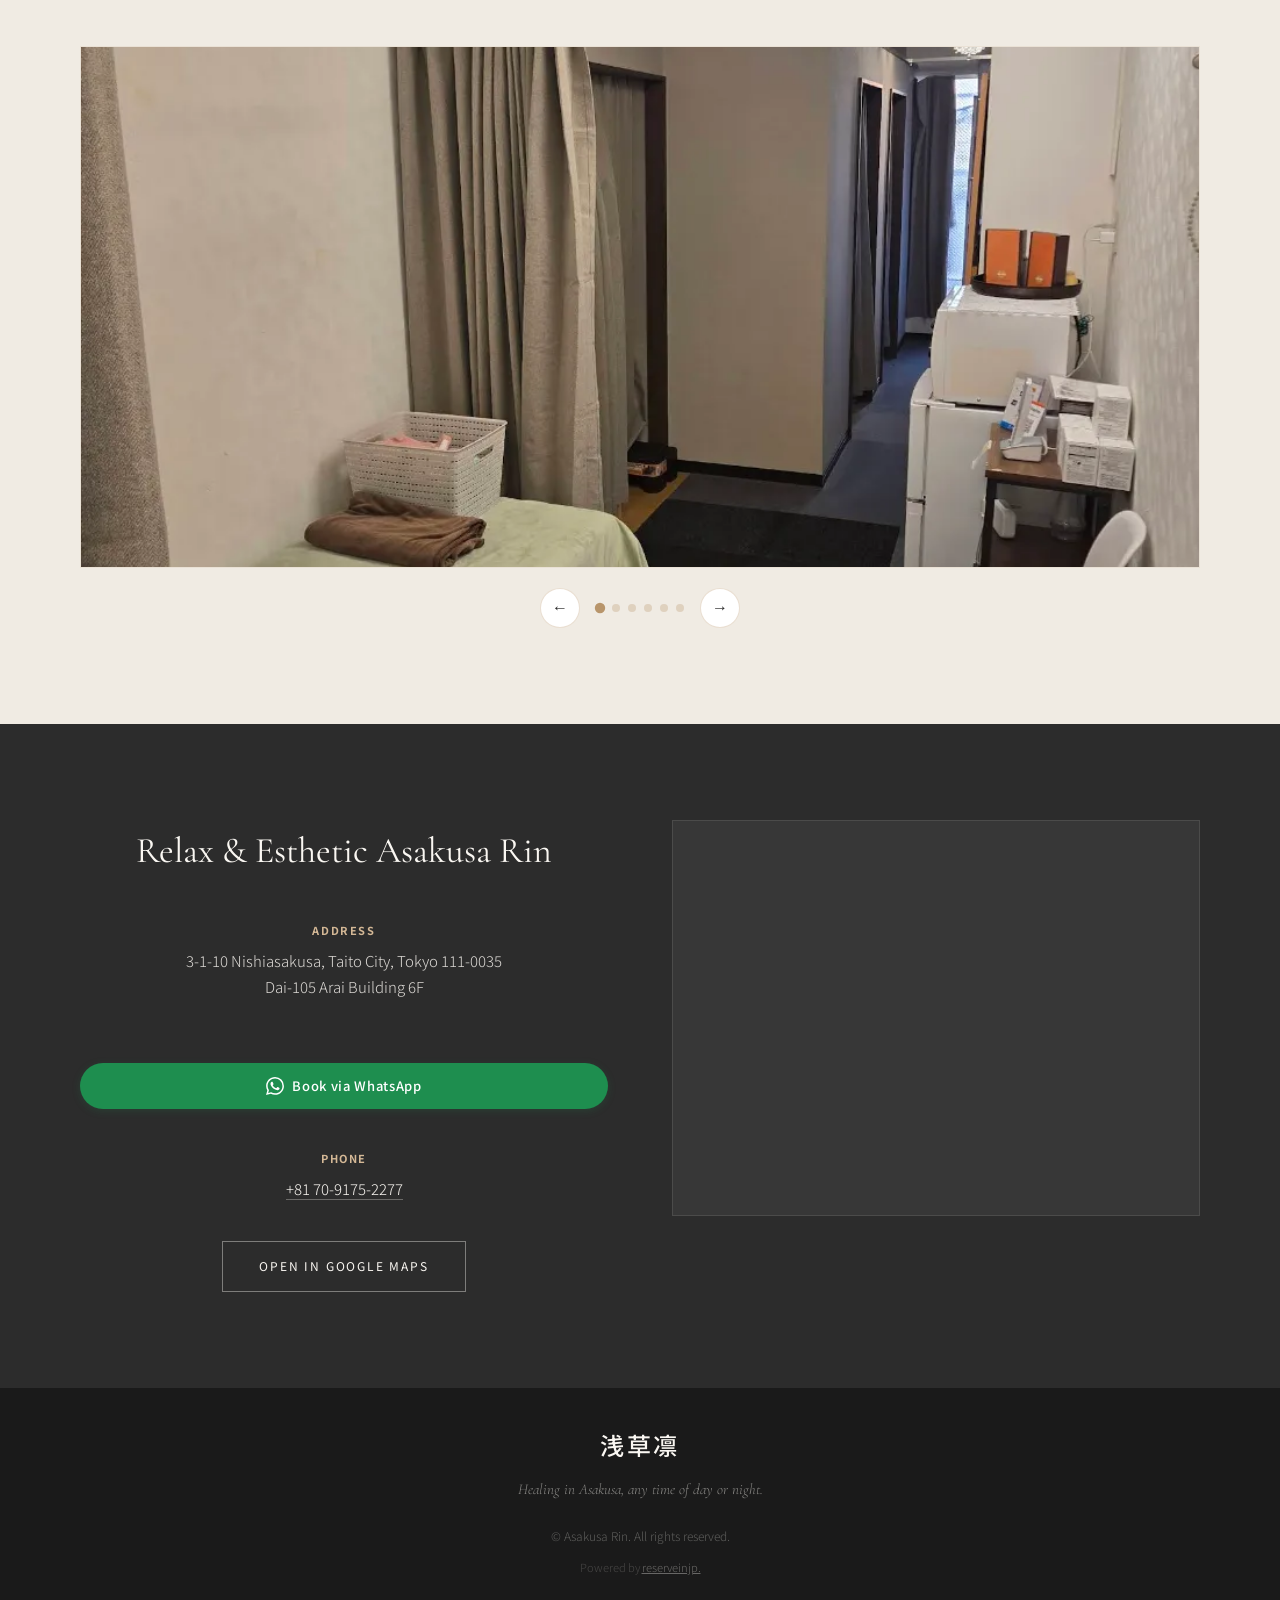
<file: en/index.html>
<!DOCTYPE html>
<html lang="en">
<head>
  <meta charset="UTF-8">
  <meta name="viewport" content="width=device-width, initial-scale=1.0">
  <meta name="description" content="Relax &amp; Esthetic Asakusa Rin — 24-hour relaxation salon in Asakusa, Tokyo. Shiatsu, lymphatic oil massage &amp; foot care. Private rooms, shower available.">
  <title>Asakusa Rin | 24-Hour Relaxation Salon in Asakusa, Tokyo</title>
  <link rel="preconnect" href="https://fonts.googleapis.com">
  <link rel="preconnect" href="https://fonts.gstatic.com" crossorigin>
  <link href="https://fonts.googleapis.com/css2?family=Cormorant+Garamond:ital,wght@0,400;0,500;0,600;1,400&family=Noto+Sans+JP:wght@300;400;500&family=Noto+Sans+SC:wght@300;400;500&family=Inter:wght@300;400;500;600&display=swap" rel="stylesheet">
  <link rel="stylesheet" href="../styles.css">
</head>
<body>
  <header class="header" id="header">
    <nav class="nav container">
      <a href="../landing.html" class="logo">浅草凛</a>
      <button class="nav-toggle" aria-label="Open menu" aria-expanded="false">
        <span></span>
        <span></span>
      </button>
      <div class="nav-menu">
        <ul class="nav-links">
          <li><a href="#shiatsu">Shiatsu</a></li>
          <li><a href="#oil">Oil</a></li>
          <li><a href="#foot">Foot Care</a></li>
          <li><a href="#info">Info</a></li>
          <li><a href="#visit">Access</a></li>
        </ul>
        <div class="lang-switch">
          <a href="../cn/">中文</a>
          <a href="../en/" class="active">EN</a>
          <a href="../jp/">日本語</a>
        </div>
      </div>
    </nav>
  </header>

  <main>
    <section class="hero">
      <div class="hero-carousel" id="heroCarousel">
        <div class="hero-slide active" style="background-image: url(../assets/images/service-oil.webp);"></div>
      </div>
      <div class="hero-grid-overlay"></div>
      <div class="hero-content container">
        <p class="hero-tag">Asakusa, Tokyo | Open 24 Hours</p>
        <h1>Healing in Asakusa,<br>any time of day or night.</h1>
        <p class="hero-sub">Shiatsu, lymphatic oil massage &amp; foot care. Melt away the fatigue of travel and everyday life in a fully private room.</p>
        <div class="hero-cta">
          <a href="#shiatsu" class="btn btn-primary">View Courses</a>
          <a href="../booking.html" class="btn btn-whatsapp">
            <svg viewBox="0 0 24 24"><path d="M17.472 14.382c-.297-.149-1.758-.867-2.03-.967-.273-.099-.471-.148-.67.15-.197.297-.767.966-.94 1.164-.173.199-.347.223-.644.075-.297-.15-1.255-.463-2.39-1.475-.884-.788-1.48-1.761-1.653-2.059-.173-.297-.018-.458.13-.606.134-.133.298-.347.446-.52.149-.174.198-.298.298-.497.099-.198.05-.371-.025-.52-.075-.149-.669-1.612-.916-2.207-.242-.579-.487-.5-.669-.51-.173-.008-.371-.01-.57-.01-.198 0-.52.074-.792.372-.272.297-1.04 1.016-1.04 2.479 0 1.462 1.065 2.875 1.213 3.074.149.198 2.096 3.2 5.077 4.487.709.306 1.262.489 1.694.625.712.227 1.36.195 1.871.118.571-.085 1.758-.719 2.006-1.413.248-.694.248-1.289.173-1.413-.074-.124-.272-.198-.57-.347m-5.421 7.403h-.004a9.87 9.87 0 01-5.031-1.378l-.361-.214-3.741.982.998-3.648-.235-.374a9.86 9.86 0 01-1.51-5.26c.001-5.45 4.436-9.884 9.888-9.884 2.64 0 5.122 1.03 6.988 2.898a9.825 9.825 0 012.893 6.994c-.003 5.45-4.437 9.884-9.885 9.884m8.413-18.297A11.815 11.815 0 0012.05 0C5.495 0 .16 5.335.157 11.892c0 2.096.547 4.142 1.588 5.945L.057 24l6.305-1.654a11.882 11.882 0 005.683 1.448h.005c6.554 0 11.89-5.335 11.893-11.893a11.821 11.821 0 00-3.48-8.413Z"/></svg>
            Book via WhatsApp
          </a>
        </div>
        <div class="hero-quick-nav">
          <a href="#shiatsu" class="hero-nav-pill">Shiatsu</a>
          <a href="#oil" class="hero-nav-pill">Oil</a>
          <a href="#foot" class="hero-nav-pill">Foot Care</a>
          <a href="#visit" class="hero-nav-pill">Access</a>
        </div>
      </div>
      <div class="hero-scroll">
        <span>Scroll</span>
        <div class="scroll-line"></div>
      </div>
    </section>

    <section class="intro section">
      <div class="container intro-grid">
        <div class="intro-text">
          <h2>Reset your body and mind<br>in the heart of Asakusa</h2>
          <p>Asakusa Rin is a relaxation salon open 24 hours a day, 365 days a year. All treatments are given in fully private rooms, and a shower is available. Drop by between sightseeing stops — or in the middle of the night.</p>
          <p class="intro-jp">Payment in advance. Courses can be freely combined.</p>
        </div>
        <div class="intro-features">
          <div class="intro-promo-image">
            <img src="../assets/images/interior-05.webp" alt="Asakusa Rin aroma oils" loading="lazy">
          </div>
        </div>
      </div>
    </section>

    <section class="services section" id="shiatsu">
      <div class="container">
        <header class="section-header">
          <h2>Shiatsu Massage</h2>
          <p class="section-sub">Authentic pressure-point massage that releases fatigue from deep within the whole body.</p>
        </header>
        <div class="service-photo">
          <img src="../assets/images/service-shiatsu.webp" alt="Asakusa Rin shiatsu massage" loading="lazy">
        </div>
        <article class="service-card service-card-wide">
          <div class="option-rows">
            <label class="opt-row">
              <input type="radio" name="shiatsu-duration" value="Shiatsu 30 min">
              <span class="opt-duration">30 min</span>
              <span class="opt-price">¥3,000<small>Late night ¥4,000</small></span>
            </label>
            <label class="opt-row">
              <input type="radio" name="shiatsu-duration" value="Shiatsu 70 min" checked>
              <span class="opt-duration">70 min
                <span class="opt-badge">Popular</span></span>
              <span class="opt-price">¥6,000<small>Late night ¥7,000</small></span>
            </label>
            <label class="opt-row">
              <input type="radio" name="shiatsu-duration" value="Shiatsu 90 min">
              <span class="opt-duration">90 min
                <span class="opt-badge">Popular</span></span>
              <span class="opt-price">¥8,000<small>Late night ¥9,000</small></span>
            </label>
            <label class="opt-row">
              <input type="radio" name="shiatsu-duration" value="Shiatsu 120 min">
              <span class="opt-duration">120 min</span>
              <span class="opt-price">¥10,000<small>Late night ¥11,000</small></span>
            </label>
          </div>
          <a href="../booking.html" class="btn-booking">
            <svg viewBox="0 0 24 24" width="18" height="18"><path d="M17.472 14.382c-.297-.149-1.758-.867-2.03-.967-.273-.099-.471-.148-.67.15-.197.297-.767.966-.94 1.164-.173.199-.347.223-.644.075-.297-.15-1.255-.463-2.39-1.475-.884-.788-1.48-1.761-1.653-2.059-.173-.297-.018-.458.13-.606.134-.133.298-.347.446-.52.149-.174.198-.298.298-.497.099-.198.05-.371-.025-.52-.075-.149-.669-1.612-.916-2.207-.242-.579-.487-.5-.669-.51-.173-.008-.371-.01-.57-.01-.198 0-.52.074-.792.372-.272.297-1.04 1.016-1.04 2.479 0 1.462 1.065 2.875 1.213 3.074.149.198 2.096 3.2 5.077 4.487.709.306 1.262.489 1.694.625.712.227 1.36.195 1.871.118.571-.085 1.758-.719 2.006-1.413.248-.694.248-1.289.173-1.413-.074-.124-.272-.198-.57-.347m-5.421 7.403h-.004a9.87 9.87 0 01-5.031-1.378l-.361-.214-3.741.982.998-3.648-.235-.374a9.86 9.86 0 01-1.51-5.26c.001-5.45 4.436-9.884 9.888-9.884 2.64 0 5.122 1.03 6.988 2.898a9.825 9.825 0 012.893 6.994c-.003 5.45-4.437 9.884-9.885 9.884m8.413-18.297A11.815 11.815 0 0012.05 0C5.495 0 .16 5.335.157 11.892c0 2.096.547 4.142 1.588 5.945L.057 24l6.305-1.654a11.882 11.882 0 005.683 1.448h.005c6.554 0 11.89-5.335 11.893-11.893a11.821 11.821 0 00-3.48-8.413Z" fill="currentColor"/></svg>
            Book via WhatsApp
          </a>
        </article>
      </div>
    </section>

    <section class="services section section-alt" id="oil">
      <div class="container">
        <header class="section-header">
          <h2>Lymphatic Oil Massage</h2>
          <p class="section-sub">An oil treatment that follows the flow of your lymph to flush away waste and swelling.</p>
        </header>
        <div class="service-photo">
          <img src="../assets/images/service-oil.webp" alt="Asakusa Rin lymphatic oil massage" loading="lazy">
        </div>
        <article class="service-card service-card-wide">
          <div class="option-rows">
            <label class="opt-row">
              <input type="radio" name="oil-duration" value="Lymphatic Oil 30 min">
              <span class="opt-duration">30 min</span>
              <span class="opt-price">¥4,000<small>Late night ¥5,000</small></span>
            </label>
            <label class="opt-row">
              <input type="radio" name="oil-duration" value="Lymphatic Oil 60 min">
              <span class="opt-duration">60 min</span>
              <span class="opt-price">¥8,000<small>Late night ¥9,000</small></span>
            </label>
            <label class="opt-row">
              <input type="radio" name="oil-duration" value="Lymphatic Oil 90 min" checked>
              <span class="opt-duration">90 min
                <span class="opt-badge">Popular</span></span>
              <span class="opt-price">¥11,000<small>Late night ¥12,000</small></span>
            </label>
            <label class="opt-row">
              <input type="radio" name="oil-duration" value="Lymphatic Oil 120 min">
              <span class="opt-duration">120 min</span>
              <span class="opt-price">¥14,000<small>Late night ¥17,000</small></span>
            </label>
          </div>
          <a href="../booking.html" class="btn-booking">
            <svg viewBox="0 0 24 24" width="18" height="18"><path d="M17.472 14.382c-.297-.149-1.758-.867-2.03-.967-.273-.099-.471-.148-.67.15-.197.297-.767.966-.94 1.164-.173.199-.347.223-.644.075-.297-.15-1.255-.463-2.39-1.475-.884-.788-1.48-1.761-1.653-2.059-.173-.297-.018-.458.13-.606.134-.133.298-.347.446-.52.149-.174.198-.298.298-.497.099-.198.05-.371-.025-.52-.075-.149-.669-1.612-.916-2.207-.242-.579-.487-.5-.669-.51-.173-.008-.371-.01-.57-.01-.198 0-.52.074-.792.372-.272.297-1.04 1.016-1.04 2.479 0 1.462 1.065 2.875 1.213 3.074.149.198 2.096 3.2 5.077 4.487.709.306 1.262.489 1.694.625.712.227 1.36.195 1.871.118.571-.085 1.758-.719 2.006-1.413.248-.694.248-1.289.173-1.413-.074-.124-.272-.198-.57-.347m-5.421 7.403h-.004a9.87 9.87 0 01-5.031-1.378l-.361-.214-3.741.982.998-3.648-.235-.374a9.86 9.86 0 01-1.51-5.26c.001-5.45 4.436-9.884 9.888-9.884 2.64 0 5.122 1.03 6.988 2.898a9.825 9.825 0 012.893 6.994c-.003 5.45-4.437 9.884-9.885 9.884m8.413-18.297A11.815 11.815 0 0012.05 0C5.495 0 .16 5.335.157 11.892c0 2.096.547 4.142 1.588 5.945L.057 24l6.305-1.654a11.882 11.882 0 005.683 1.448h.005c6.554 0 11.89-5.335 11.893-11.893a11.821 11.821 0 00-3.48-8.413Z" fill="currentColor"/></svg>
            Book via WhatsApp
          </a>
        </article>
      </div>
    </section>

    <section class="services section" id="foot">
      <div class="container">
        <header class="section-header">
          <h2>Foot Care Course</h2>
          <p class="section-sub">A set course of foot bath + foot reflexology + calf massage. Adding ginger to the foot bath is free.</p>
        </header>
        <div class="service-photo">
          <img src="../assets/images/service-foot.webp" alt="Asakusa Rin foot reflexology" loading="lazy">
        </div>
        <article class="service-card service-card-wide">
          <div class="option-rows">
            <label class="opt-row">
              <input type="radio" name="foot-duration" value="Foot Course 45 min">
              <span class="opt-duration">45 min</span>
              <span class="opt-price">¥5,000<small>Late night ¥6,000</small></span>
            </label>
            <label class="opt-row">
              <input type="radio" name="foot-duration" value="Foot Course 60 min" checked>
              <span class="opt-duration">60 min
                <span class="opt-badge">Popular</span></span>
              <span class="opt-price">¥7,000<small>Late night ¥8,000</small></span>
            </label>
            <label class="opt-row">
              <input type="radio" name="foot-duration" value="Foot Course 90 min">
              <span class="opt-duration">90 min</span>
              <span class="opt-price">¥10,000<small>Late night ¥11,000</small></span>
            </label>
          </div>
          <a href="../booking.html" class="btn-booking">
            <svg viewBox="0 0 24 24" width="18" height="18"><path d="M17.472 14.382c-.297-.149-1.758-.867-2.03-.967-.273-.099-.471-.148-.67.15-.197.297-.767.966-.94 1.164-.173.199-.347.223-.644.075-.297-.15-1.255-.463-2.39-1.475-.884-.788-1.48-1.761-1.653-2.059-.173-.297-.018-.458.13-.606.134-.133.298-.347.446-.52.149-.174.198-.298.298-.497.099-.198.05-.371-.025-.52-.075-.149-.669-1.612-.916-2.207-.242-.579-.487-.5-.669-.51-.173-.008-.371-.01-.57-.01-.198 0-.52.074-.792.372-.272.297-1.04 1.016-1.04 2.479 0 1.462 1.065 2.875 1.213 3.074.149.198 2.096 3.2 5.077 4.487.709.306 1.262.489 1.694.625.712.227 1.36.195 1.871.118.571-.085 1.758-.719 2.006-1.413.248-.694.248-1.289.173-1.413-.074-.124-.272-.198-.57-.347m-5.421 7.403h-.004a9.87 9.87 0 01-5.031-1.378l-.361-.214-3.741.982.998-3.648-.235-.374a9.86 9.86 0 01-1.51-5.26c.001-5.45 4.436-9.884 9.888-9.884 2.64 0 5.122 1.03 6.988 2.898a9.825 9.825 0 012.893 6.994c-.003 5.45-4.437 9.884-9.885 9.884m8.413-18.297A11.815 11.815 0 0012.05 0C5.495 0 .16 5.335.157 11.892c0 2.096.547 4.142 1.588 5.945L.057 24l6.305-1.654a11.882 11.882 0 005.683 1.448h.005c6.554 0 11.89-5.335 11.893-11.893a11.821 11.821 0 00-3.48-8.413Z" fill="currentColor"/></svg>
            Book via WhatsApp
          </a>
        </article>
      </div>
    </section>

    <section class="services section section-alt" id="info">
      <div class="container">
        <header class="section-header">
          <h2>Store Information</h2>
        </header>
        <article class="service-card service-card-wide">
          <ul class="includes">
            <li><strong>＊Payment: cash / credit cards VISA · Mastercard · JCB · AMEX (10% fee) / WeChat Pay · Alipay</strong></li>
            <li>Open 24 hours, every day (regular rates 7:00 – 19:00 / late-night rates 19:00 – 7:00)</li>
            <li>Fully private single rooms · Shower available</li>
            <li>Up to 4 guests at the same time</li>
            <li>Payment required in advance</li>
            <li>Courses can be freely combined · Free ginger for the foot bath</li>
          </ul>
        </article>
      </div>
    </section>

    <section class="env-carousel-section" aria-label="Salon environment">
      <div class="container">
        <header class="section-header">
          <h2>Our Space</h2>
        </header>
        <div class="env-carousel" id="envCarousel">
          <div class="env-carousel-track" id="envTrack">
            <div class="env-carousel-slide">
              <img src="../assets/images/interior-07.webp" alt="Asakusa Rin treatment bed" loading="lazy">
            </div>
            <div class="env-carousel-slide">
              <img src="../assets/images/interior-01.webp" alt="Asakusa Rin treatment room" loading="lazy">
            </div>
            <div class="env-carousel-slide">
              <img src="../assets/images/interior-02.webp" alt="Asakusa Rin private room" loading="lazy">
            </div>
            <div class="env-carousel-slide">
              <img src="../assets/images/interior-03.webp" alt="Asakusa Rin waiting space" loading="lazy">
            </div>
            <div class="env-carousel-slide">
              <img src="../assets/images/interior-04.webp" alt="Asakusa Rin corridor" loading="lazy">
            </div>
            <div class="env-carousel-slide">
              <img src="../assets/images/interior-05.webp" alt="Asakusa Rin aroma oils" loading="lazy">
            </div>
          </div>
        </div>
        <div class="env-carousel-nav">
          <button class="env-carousel-btn" id="envPrev" aria-label="Previous slide">&larr;</button>
          <div class="env-dots" id="envDots"></div>
          <button class="env-carousel-btn" id="envNext" aria-label="Next slide">&rarr;</button>
        </div>
      </div>
    </section>

    <section class="visit section" id="visit">
      <div class="container visit-grid">
        <div class="visit-info">
          <h2>Relax &amp; Esthetic Asakusa Rin</h2>
          <div class="visit-details">
            <div class="visit-item">
              <h4>Address</h4>
              <p>3-1-10 Nishiasakusa, Taito City, Tokyo 111-0035<br>Dai-105 Arai Building 6F</p>
            </div>
            <a href="../booking.html" class="btn-booking">
              <svg viewBox="0 0 24 24" width="18" height="18"><path d="M17.472 14.382c-.297-.149-1.758-.867-2.03-.967-.273-.099-.471-.148-.67.15-.197.297-.767.966-.94 1.164-.173.199-.347.223-.644.075-.297-.15-1.255-.463-2.39-1.475-.884-.788-1.48-1.761-1.653-2.059-.173-.297-.018-.458.13-.606.134-.133.298-.347.446-.52.149-.174.198-.298.298-.497.099-.198.05-.371-.025-.52-.075-.149-.669-1.612-.916-2.207-.242-.579-.487-.5-.669-.51-.173-.008-.371-.01-.57-.01-.198 0-.52.074-.792.372-.272.297-1.04 1.016-1.04 2.479 0 1.462 1.065 2.875 1.213 3.074.149.198 2.096 3.2 5.077 4.487.709.306 1.262.489 1.694.625.712.227 1.36.195 1.871.118.571-.085 1.758-.719 2.006-1.413.248-.694.248-1.289.173-1.413-.074-.124-.272-.198-.57-.347m-5.421 7.403h-.004a9.87 9.87 0 01-5.031-1.378l-.361-.214-3.741.982.998-3.648-.235-.374a9.86 9.86 0 01-1.51-5.26c.001-5.45 4.436-9.884 9.888-9.884 2.64 0 5.122 1.03 6.988 2.898a9.825 9.825 0 012.893 6.994c-.003 5.45-4.437 9.884-9.885 9.884m8.413-18.297A11.815 11.815 0 0012.05 0C5.495 0 .16 5.335.157 11.892c0 2.096.547 4.142 1.588 5.945L.057 24l6.305-1.654a11.882 11.882 0 005.683 1.448h.005c6.554 0 11.89-5.335 11.893-11.893a11.821 11.821 0 00-3.48-8.413Z" fill="currentColor"/></svg>
              Book via WhatsApp
            </a>
            <div class="visit-item">
              <h4>Phone</h4>
              <p><a href="tel:+817091752277">+81 70-9175-2277</a></p>
            </div>
          </div>
          <a href="https://maps.app.goo.gl/Jw2w2UrL9ZcUfHQM8" target="_blank" rel="noopener noreferrer" class="btn btn-outline">Open in Google Maps</a>
        </div>
        <div class="visit-map">
          <iframe
            title="Asakusa Rin map"
            src="https://www.google.com/maps/embed?pb=!1m18!1m12!1m3!1d3239.6!2d139.7921!3d35.7141!2m3!1f0!2f0!3f0!3m2!1i1024!2i768!4f13.1!3m3!1m2!1s0x60188fb37d760c1b%3A0xad5e8c5b7a9a72e2!2z44Oq44Op44KvJuOCqOOCueODhua1heiNieWHmw!5e0!3m2!1sen!2sjp!5m2!1sen!2sjp"
            width="100%"
            height="100%"
            style="border:0;"
            allowfullscreen=""
            loading="lazy"
            referrerpolicy="no-referrer-when-downgrade">
          </iframe>
        </div>
      </div>
    </section>
  </main>

  <footer class="footer">
    <div class="container footer-inner">
      <span class="logo">浅草凛</span>
      <p class="footer-tagline">Healing in Asakusa, any time of day or night.</p>
      <p class="footer-copy">&copy; Asakusa Rin. All rights reserved.</p>
      <p class="footer-powered">Powered by <a href="https://reserveinjp.com/" target="_blank" rel="noopener">reserveinjp.</a></p>
    </div>
  </footer>

<button class="back-to-top" id="backToTop" aria-label="Back to top" title="Back to top">&uarr;</button>
  <script src="../script.js"></script>
</body>
</html>
</file>
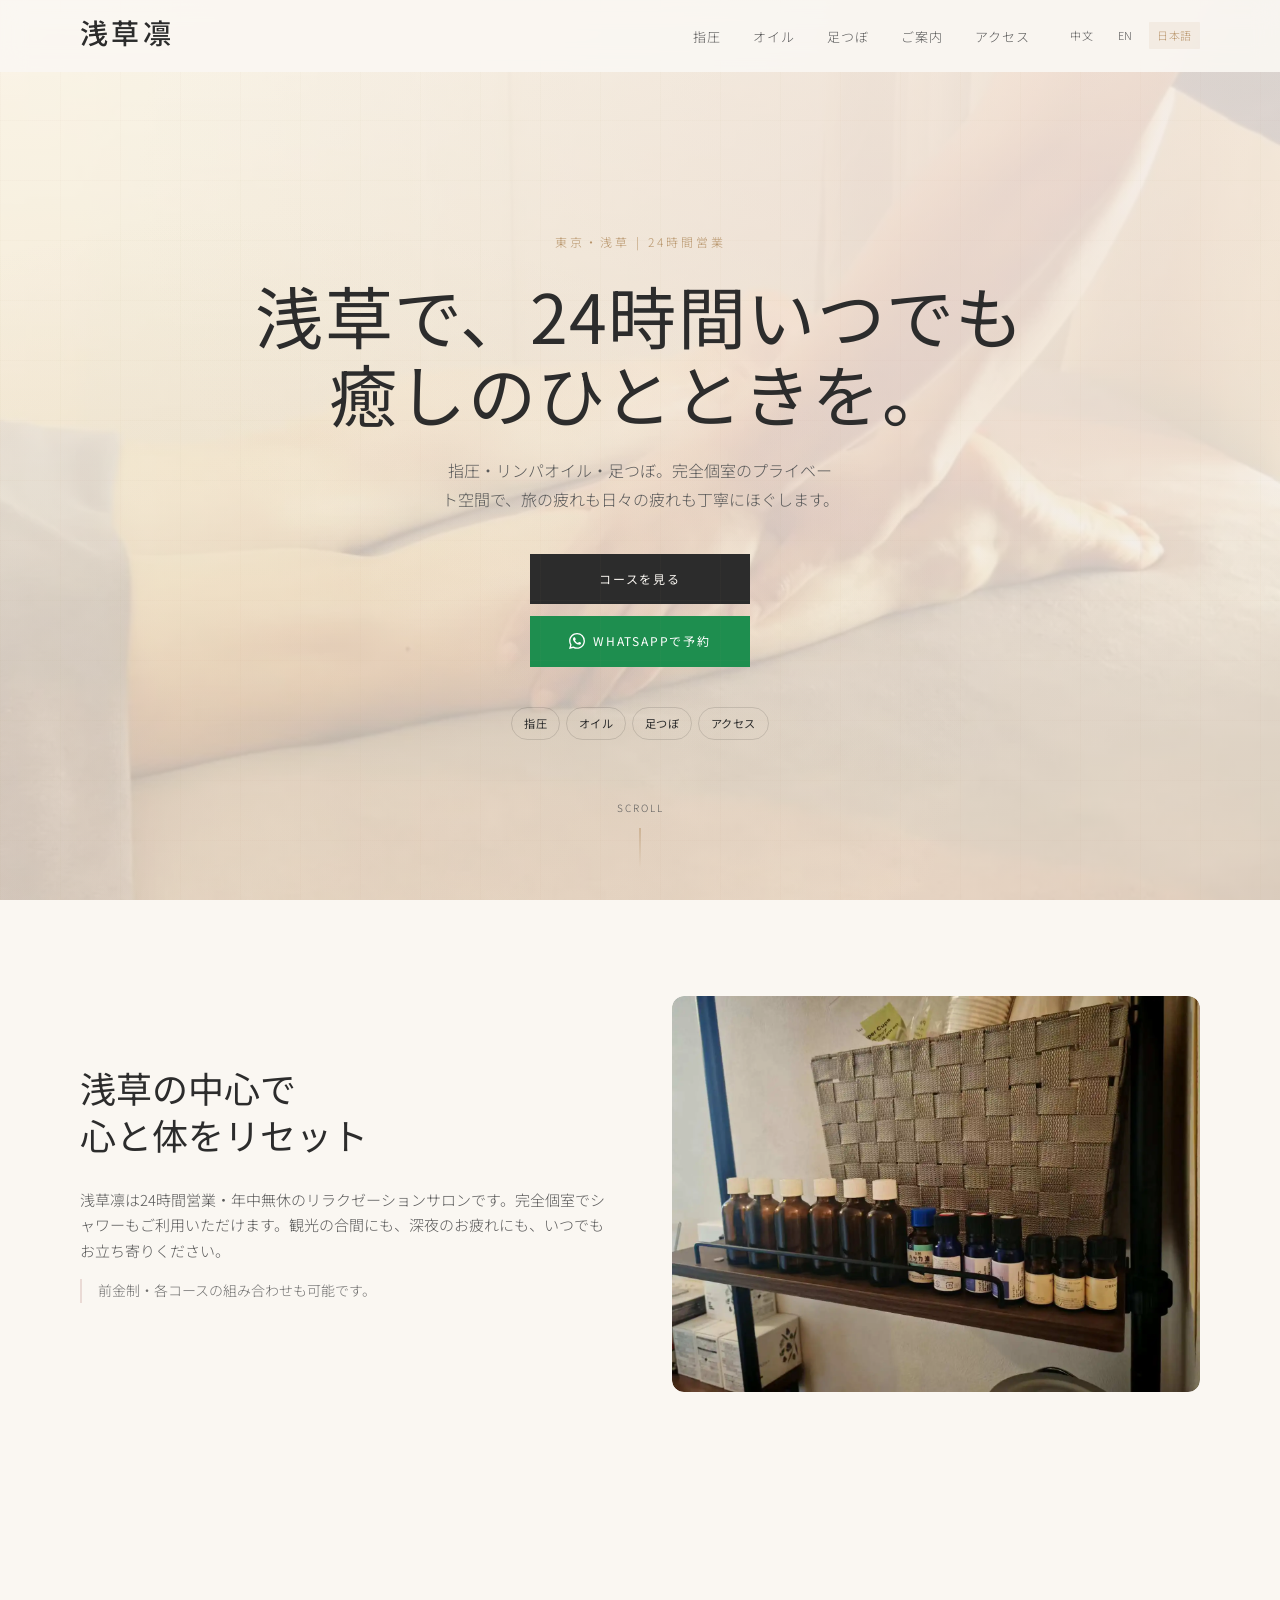
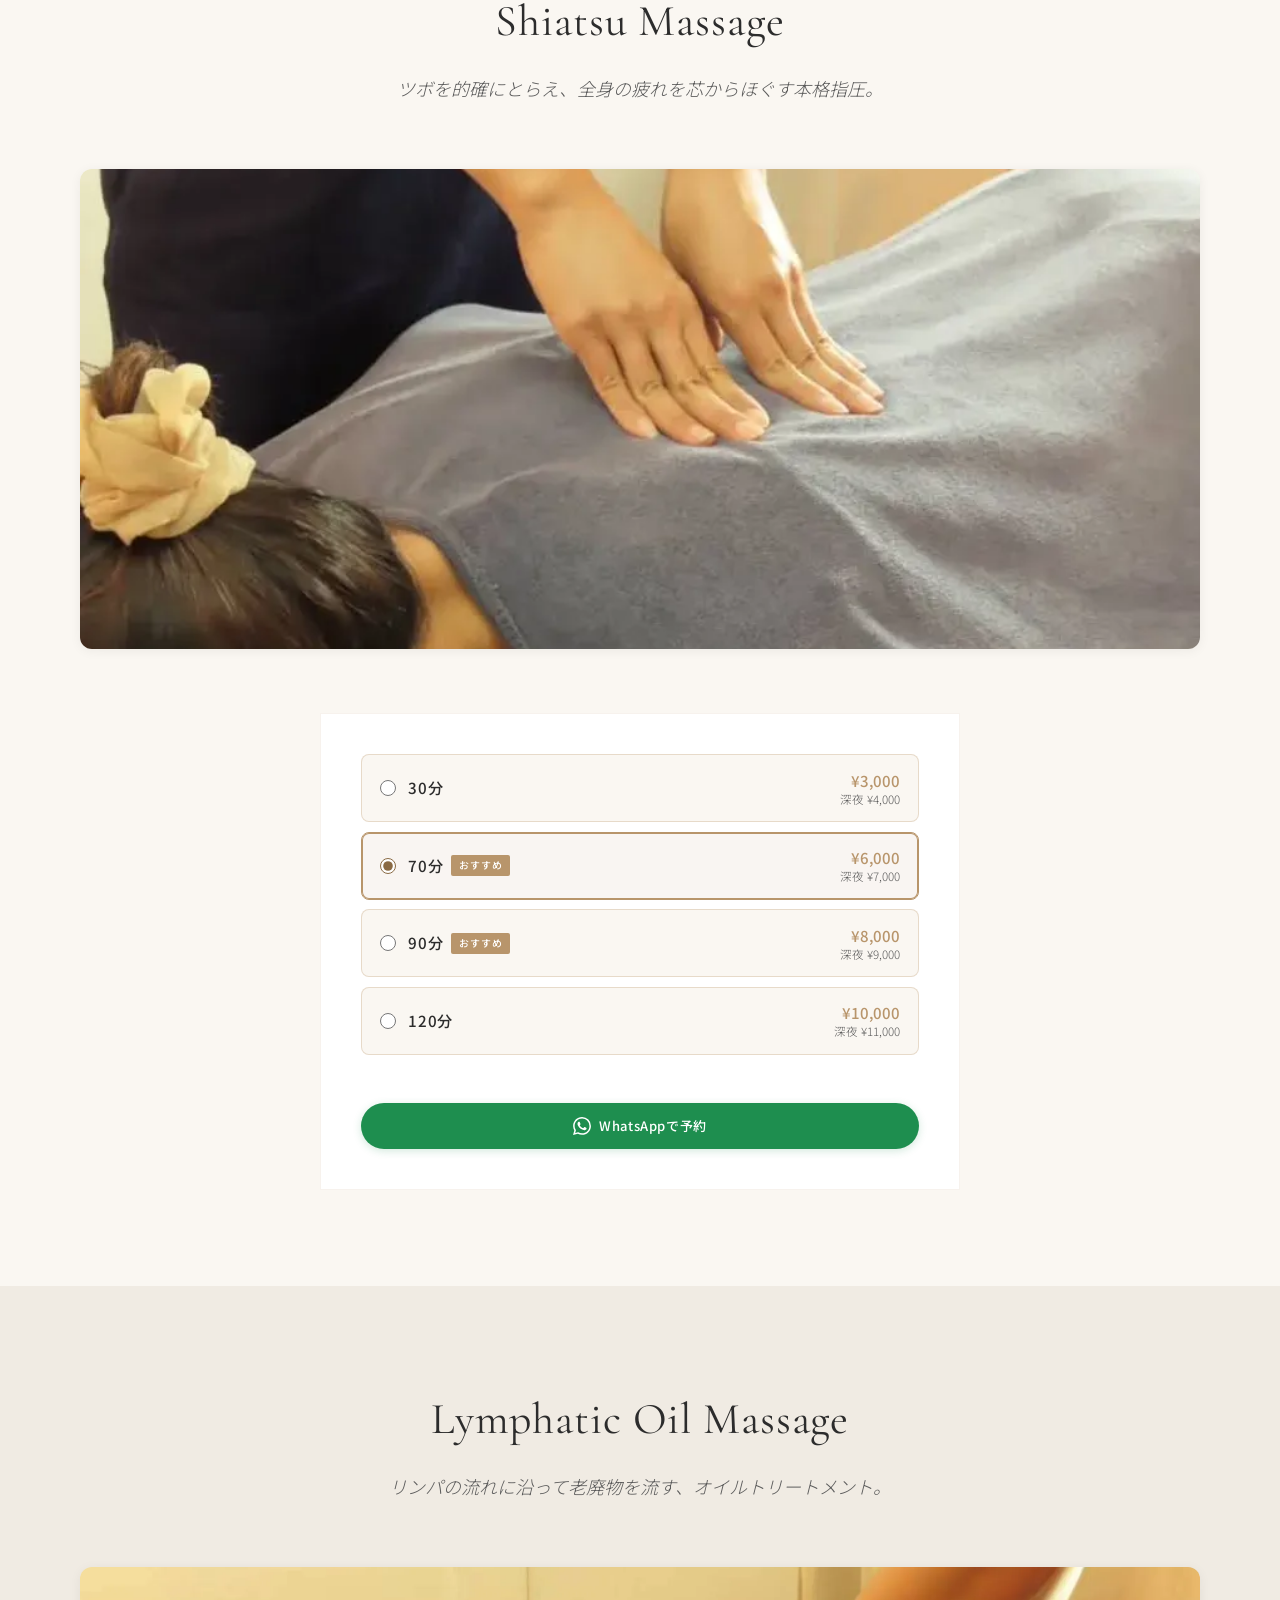
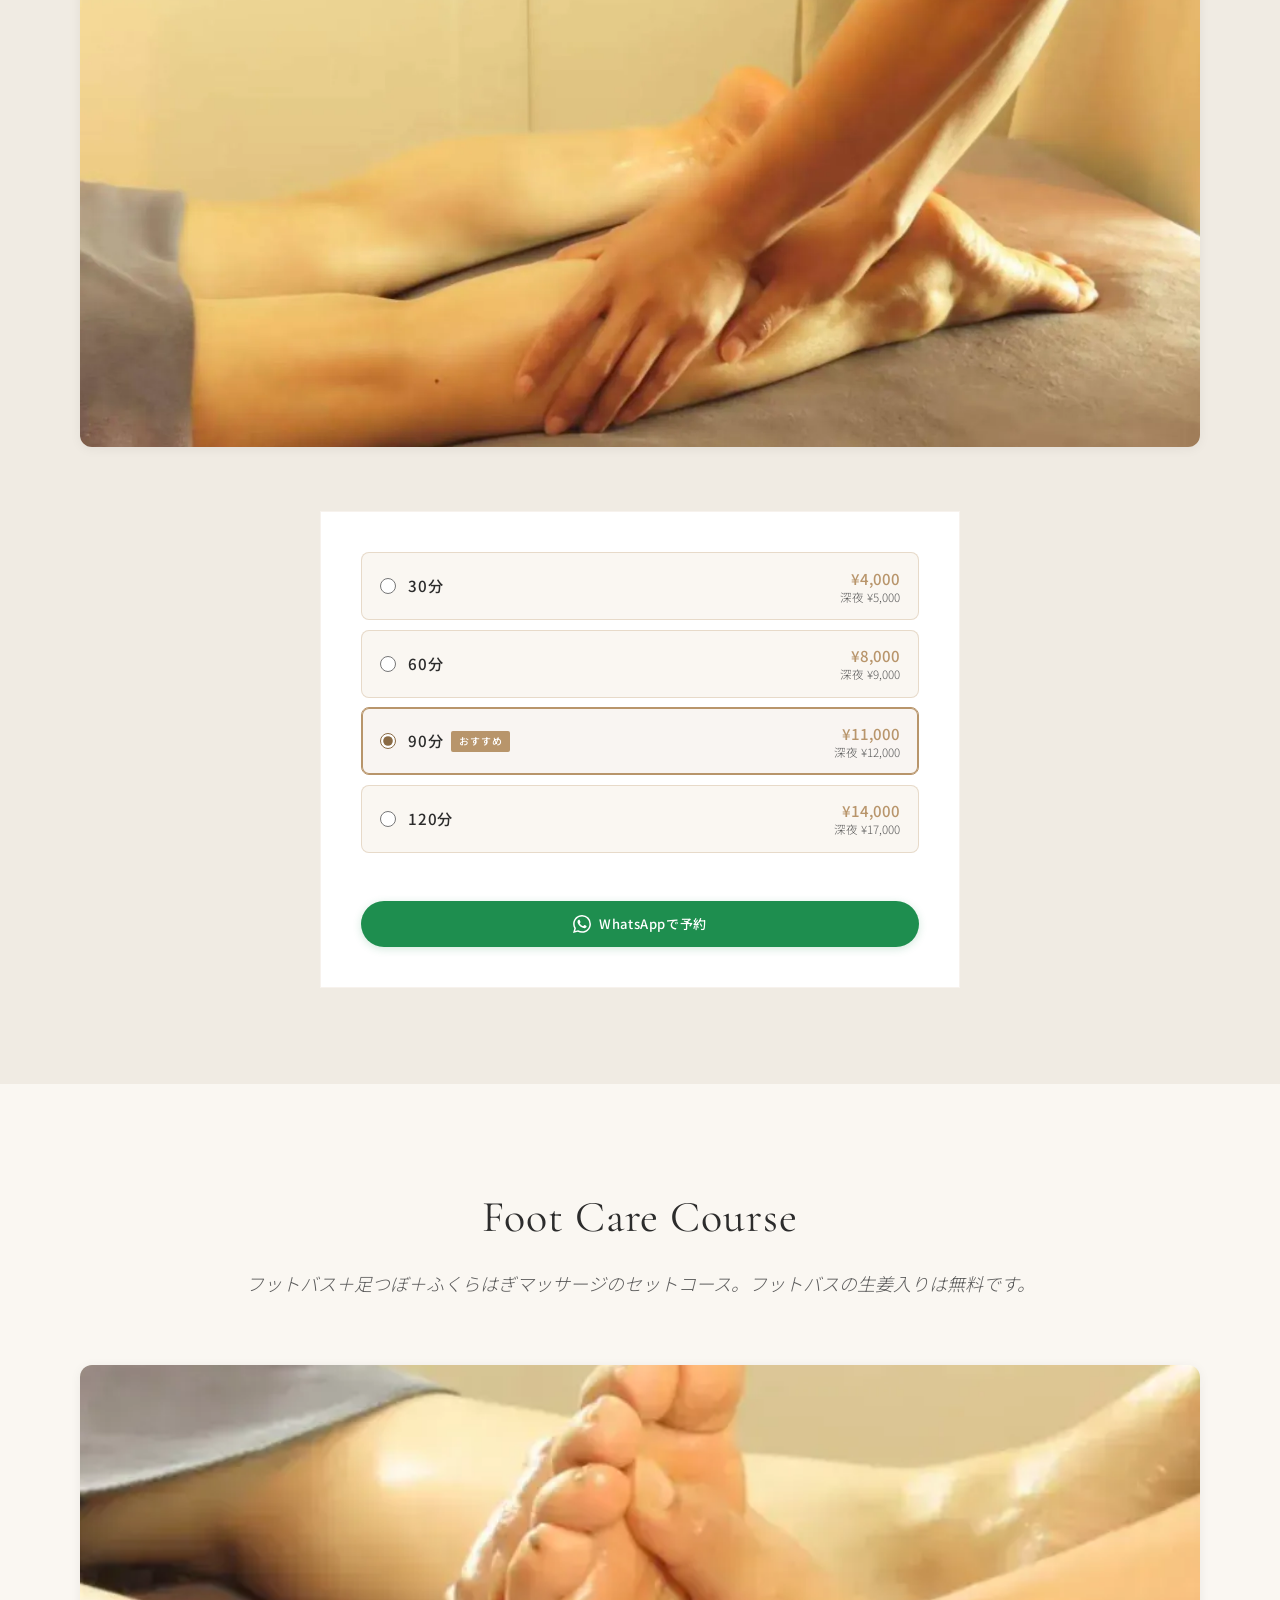
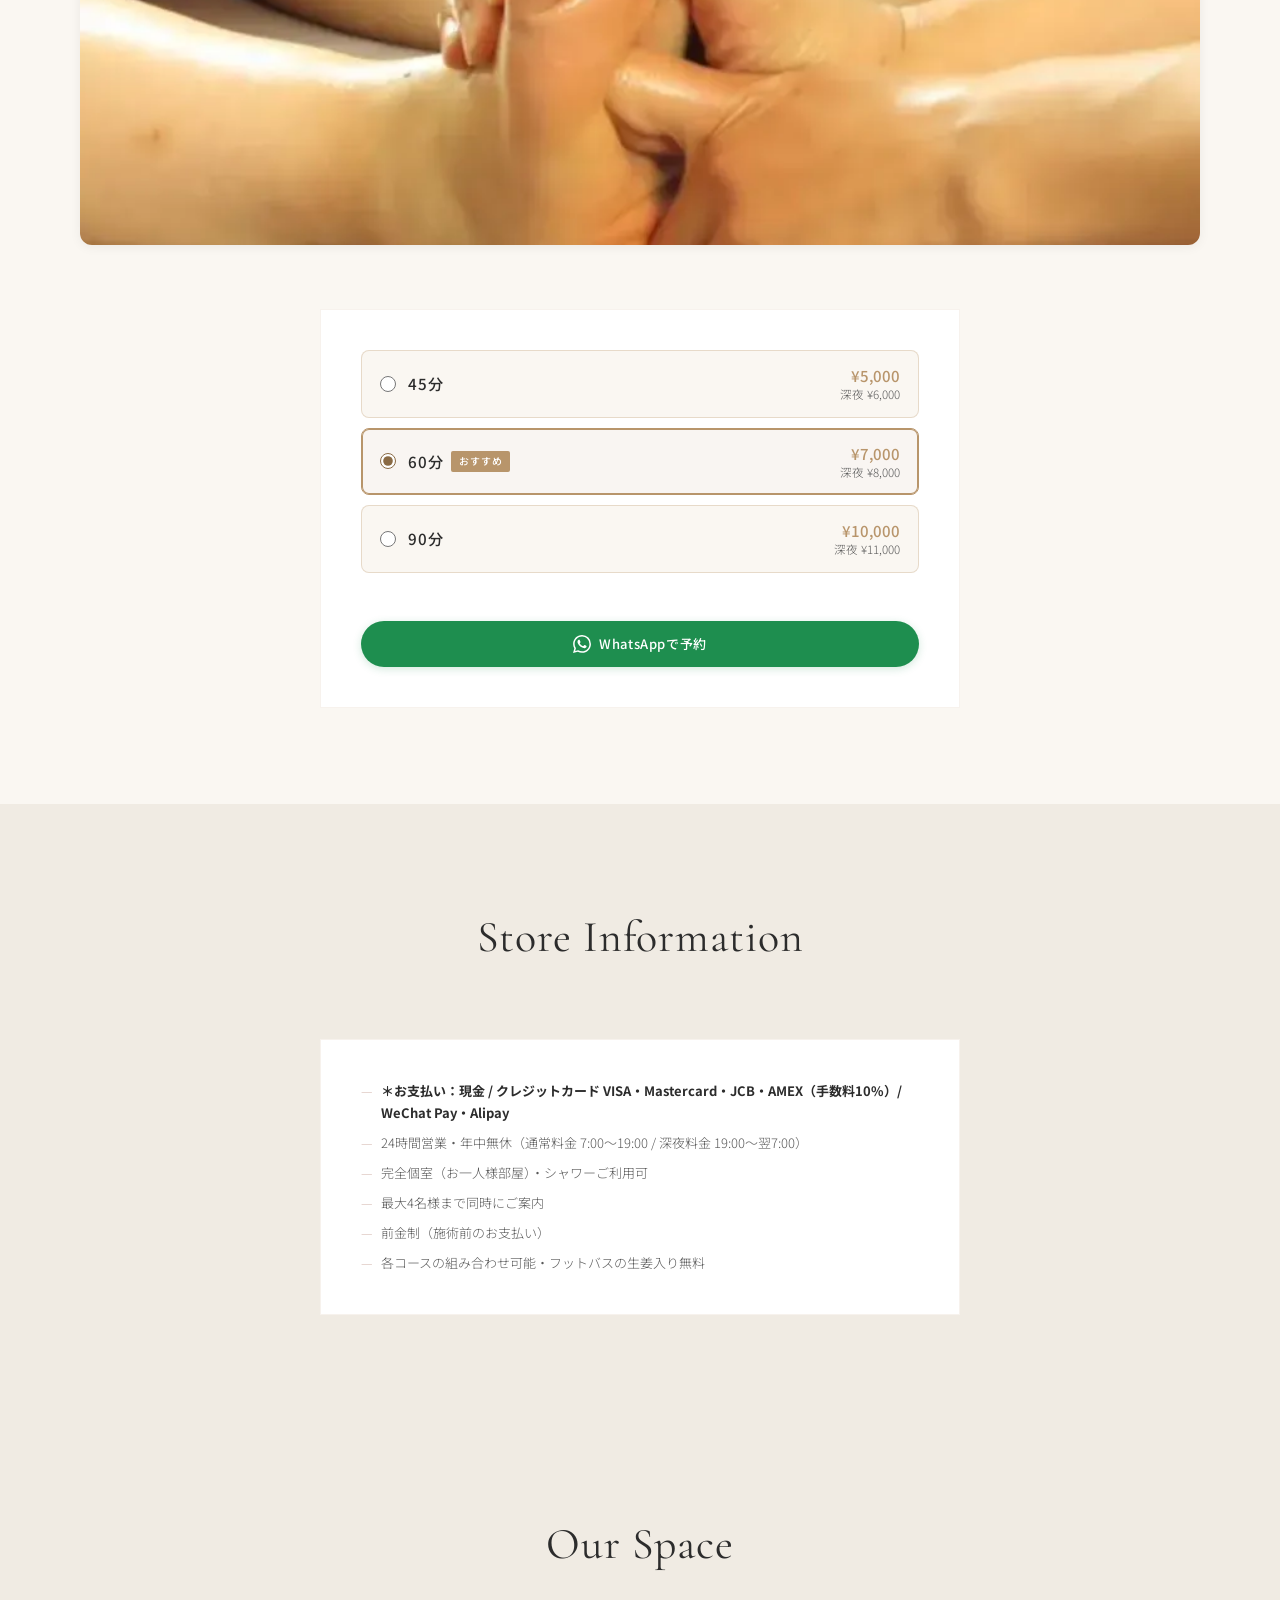
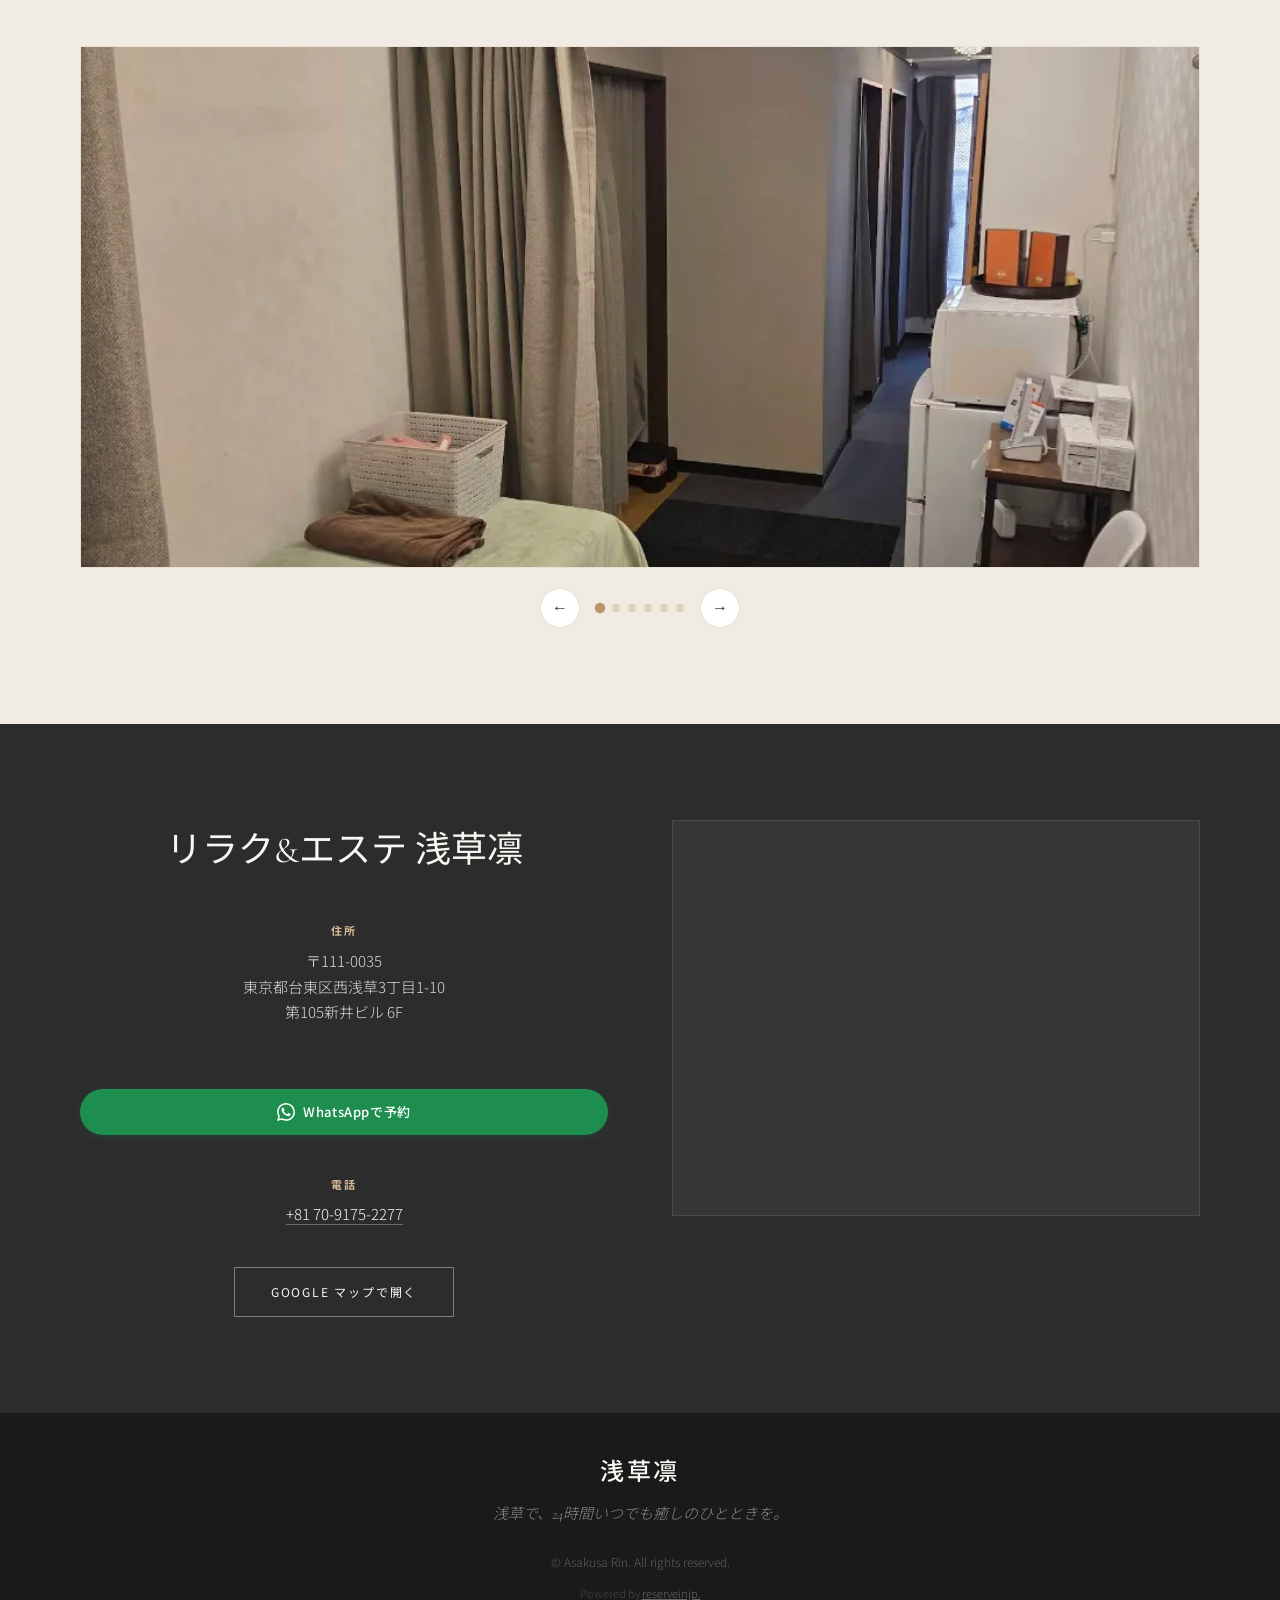
<file: jp/index.html>
<!DOCTYPE html>
<html lang="ja">
<head>
  <meta charset="UTF-8">
  <meta name="viewport" content="width=device-width, initial-scale=1.0">
  <meta name="description" content="リラク&エステ 浅草凛 — 浅草の24時間営業リラクゼーションサロン。指圧・リンパオイルマッサージ・足つぼ。完全個室・シャワー完備。">
  <title>リラク&エステ 浅草凛 | 浅草・24時間営業のリラクゼーションサロン</title>
  <link rel="preconnect" href="https://fonts.googleapis.com">
  <link rel="preconnect" href="https://fonts.gstatic.com" crossorigin>
  <link href="https://fonts.googleapis.com/css2?family=Cormorant+Garamond:ital,wght@0,400;0,500;0,600;1,400&family=Noto+Sans+JP:wght@300;400;500&family=Noto+Sans+SC:wght@300;400;500&display=swap" rel="stylesheet">
  <link rel="stylesheet" href="../styles.css">
</head>
<body>
  <header class="header" id="header">
    <nav class="nav container">
      <a href="../landing.html" class="logo">浅草凛</a>
      <button class="nav-toggle" aria-label="メニューを開く" aria-expanded="false">
        <span></span>
        <span></span>
      </button>
      <div class="nav-menu">
        <ul class="nav-links">
          <li><a href="#shiatsu">指圧</a></li>
          <li><a href="#oil">オイル</a></li>
          <li><a href="#foot">足つぼ</a></li>
          <li><a href="#info">ご案内</a></li>
          <li><a href="#visit">アクセス</a></li>
        </ul>
        <div class="lang-switch">
          <a href="../cn/">中文</a>
          <a href="../en/">EN</a>
          <a href="../jp/" class="active">日本語</a>
        </div>
      </div>
    </nav>
  </header>

  <main>
    <section class="hero">
      <div class="hero-carousel" id="heroCarousel">
        <div class="hero-slide active" style="background-image: url(../assets/images/service-oil.webp);"></div>
      </div>
      <div class="hero-grid-overlay"></div>
      <div class="hero-content container">
        <p class="hero-tag">東京・浅草 | 24時間営業</p>
        <h1>浅草で、24時間いつでも<br>癒しのひとときを。</h1>
        <p class="hero-sub">指圧・リンパオイル・足つぼ。完全個室のプライベート空間で、旅の疲れも日々の疲れも丁寧にほぐします。</p>
        <div class="hero-cta">
          <a href="#shiatsu" class="btn btn-primary">コースを見る</a>
          <a href="../booking.html" class="btn btn-whatsapp">
            <svg viewBox="0 0 24 24"><path d="M17.472 14.382c-.297-.149-1.758-.867-2.03-.967-.273-.099-.471-.148-.67.15-.197.297-.767.966-.94 1.164-.173.199-.347.223-.644.075-.297-.15-1.255-.463-2.39-1.475-.884-.788-1.48-1.761-1.653-2.059-.173-.297-.018-.458.13-.606.134-.133.298-.347.446-.52.149-.174.198-.298.298-.497.099-.198.05-.371-.025-.52-.075-.149-.669-1.612-.916-2.207-.242-.579-.487-.5-.669-.51-.173-.008-.371-.01-.57-.01-.198 0-.52.074-.792.372-.272.297-1.04 1.016-1.04 2.479 0 1.462 1.065 2.875 1.213 3.074.149.198 2.096 3.2 5.077 4.487.709.306 1.262.489 1.694.625.712.227 1.36.195 1.871.118.571-.085 1.758-.719 2.006-1.413.248-.694.248-1.289.173-1.413-.074-.124-.272-.198-.57-.347m-5.421 7.403h-.004a9.87 9.87 0 01-5.031-1.378l-.361-.214-3.741.982.998-3.648-.235-.374a9.86 9.86 0 01-1.51-5.26c.001-5.45 4.436-9.884 9.888-9.884 2.64 0 5.122 1.03 6.988 2.898a9.825 9.825 0 012.893 6.994c-.003 5.45-4.437 9.884-9.885 9.884m8.413-18.297A11.815 11.815 0 0012.05 0C5.495 0 .16 5.335.157 11.892c0 2.096.547 4.142 1.588 5.945L.057 24l6.305-1.654a11.882 11.882 0 005.683 1.448h.005c6.554 0 11.89-5.335 11.893-11.893a11.821 11.821 0 00-3.48-8.413Z"/></svg>
            WhatsAppで予約
          </a>
        </div>
        <div class="hero-quick-nav">
          <a href="#shiatsu" class="hero-nav-pill">指圧</a>
          <a href="#oil" class="hero-nav-pill">オイル</a>
          <a href="#foot" class="hero-nav-pill">足つぼ</a>
          <a href="#visit" class="hero-nav-pill">アクセス</a>
        </div>
      </div>
      <div class="hero-scroll">
        <span>Scroll</span>
        <div class="scroll-line"></div>
      </div>
    </section>

    <section class="intro section">
      <div class="container intro-grid">
        <div class="intro-text">
          <h2>浅草の中心で<br>心と体をリセット</h2>
          <p>浅草凛は24時間営業・年中無休のリラクゼーションサロンです。完全個室でシャワーもご利用いただけます。観光の合間にも、深夜のお疲れにも、いつでもお立ち寄りください。</p>
          <p class="intro-jp">前金制・各コースの組み合わせも可能です。</p>
        </div>
        <div class="intro-features">
          <div class="intro-promo-image">
            <img src="../assets/images/interior-05.webp" alt="浅草凛 アロマオイル" loading="lazy">
          </div>
        </div>
      </div>
    </section>

    <section class="services section" id="shiatsu">
      <div class="container">
        <header class="section-header">
          <h2>Shiatsu Massage</h2>
          <p class="section-sub">ツボを的確にとらえ、全身の疲れを芯からほぐす本格指圧。</p>
        </header>
        <div class="service-photo">
          <img src="../assets/images/service-shiatsu.webp" alt="浅草凛 指圧マッサージ" loading="lazy">
        </div>
        <article class="service-card service-card-wide">
          <div class="option-rows">
            <label class="opt-row">
              <input type="radio" name="shiatsu-duration" value="Shiatsu 30 min">
              <span class="opt-duration">30分</span>
              <span class="opt-price">¥3,000<small>深夜 ¥4,000</small></span>
            </label>
            <label class="opt-row">
              <input type="radio" name="shiatsu-duration" value="Shiatsu 70 min" checked>
              <span class="opt-duration">70分
                <span class="opt-badge">おすすめ</span></span>
              <span class="opt-price">¥6,000<small>深夜 ¥7,000</small></span>
            </label>
            <label class="opt-row">
              <input type="radio" name="shiatsu-duration" value="Shiatsu 90 min">
              <span class="opt-duration">90分
                <span class="opt-badge">おすすめ</span></span>
              <span class="opt-price">¥8,000<small>深夜 ¥9,000</small></span>
            </label>
            <label class="opt-row">
              <input type="radio" name="shiatsu-duration" value="Shiatsu 120 min">
              <span class="opt-duration">120分</span>
              <span class="opt-price">¥10,000<small>深夜 ¥11,000</small></span>
            </label>
          </div>
          <a href="../booking.html" class="btn-booking">
            <svg viewBox="0 0 24 24" width="18" height="18"><path d="M17.472 14.382c-.297-.149-1.758-.867-2.03-.967-.273-.099-.471-.148-.67.15-.197.297-.767.966-.94 1.164-.173.199-.347.223-.644.075-.297-.15-1.255-.463-2.39-1.475-.884-.788-1.48-1.761-1.653-2.059-.173-.297-.018-.458.13-.606.134-.133.298-.347.446-.52.149-.174.198-.298.298-.497.099-.198.05-.371-.025-.52-.075-.149-.669-1.612-.916-2.207-.242-.579-.487-.5-.669-.51-.173-.008-.371-.01-.57-.01-.198 0-.52.074-.792.372-.272.297-1.04 1.016-1.04 2.479 0 1.462 1.065 2.875 1.213 3.074.149.198 2.096 3.2 5.077 4.487.709.306 1.262.489 1.694.625.712.227 1.36.195 1.871.118.571-.085 1.758-.719 2.006-1.413.248-.694.248-1.289.173-1.413-.074-.124-.272-.198-.57-.347m-5.421 7.403h-.004a9.87 9.87 0 01-5.031-1.378l-.361-.214-3.741.982.998-3.648-.235-.374a9.86 9.86 0 01-1.51-5.26c.001-5.45 4.436-9.884 9.888-9.884 2.64 0 5.122 1.03 6.988 2.898a9.825 9.825 0 012.893 6.994c-.003 5.45-4.437 9.884-9.885 9.884m8.413-18.297A11.815 11.815 0 0012.05 0C5.495 0 .16 5.335.157 11.892c0 2.096.547 4.142 1.588 5.945L.057 24l6.305-1.654a11.882 11.882 0 005.683 1.448h.005c6.554 0 11.89-5.335 11.893-11.893a11.821 11.821 0 00-3.48-8.413Z" fill="currentColor"/></svg>
            WhatsAppで予約
          </a>
        </article>
      </div>
    </section>

    <section class="services section section-alt" id="oil">
      <div class="container">
        <header class="section-header">
          <h2>Lymphatic Oil Massage</h2>
          <p class="section-sub">リンパの流れに沿って老廃物を流す、オイルトリートメント。</p>
        </header>
        <div class="service-photo">
          <img src="../assets/images/service-oil.webp" alt="浅草凛 リンパオイルマッサージ" loading="lazy">
        </div>
        <article class="service-card service-card-wide">
          <div class="option-rows">
            <label class="opt-row">
              <input type="radio" name="oil-duration" value="Lymphatic Oil 30 min">
              <span class="opt-duration">30分</span>
              <span class="opt-price">¥4,000<small>深夜 ¥5,000</small></span>
            </label>
            <label class="opt-row">
              <input type="radio" name="oil-duration" value="Lymphatic Oil 60 min">
              <span class="opt-duration">60分</span>
              <span class="opt-price">¥8,000<small>深夜 ¥9,000</small></span>
            </label>
            <label class="opt-row">
              <input type="radio" name="oil-duration" value="Lymphatic Oil 90 min" checked>
              <span class="opt-duration">90分
                <span class="opt-badge">おすすめ</span></span>
              <span class="opt-price">¥11,000<small>深夜 ¥12,000</small></span>
            </label>
            <label class="opt-row">
              <input type="radio" name="oil-duration" value="Lymphatic Oil 120 min">
              <span class="opt-duration">120分</span>
              <span class="opt-price">¥14,000<small>深夜 ¥17,000</small></span>
            </label>
          </div>
          <a href="../booking.html" class="btn-booking">
            <svg viewBox="0 0 24 24" width="18" height="18"><path d="M17.472 14.382c-.297-.149-1.758-.867-2.03-.967-.273-.099-.471-.148-.67.15-.197.297-.767.966-.94 1.164-.173.199-.347.223-.644.075-.297-.15-1.255-.463-2.39-1.475-.884-.788-1.48-1.761-1.653-2.059-.173-.297-.018-.458.13-.606.134-.133.298-.347.446-.52.149-.174.198-.298.298-.497.099-.198.05-.371-.025-.52-.075-.149-.669-1.612-.916-2.207-.242-.579-.487-.5-.669-.51-.173-.008-.371-.01-.57-.01-.198 0-.52.074-.792.372-.272.297-1.04 1.016-1.04 2.479 0 1.462 1.065 2.875 1.213 3.074.149.198 2.096 3.2 5.077 4.487.709.306 1.262.489 1.694.625.712.227 1.36.195 1.871.118.571-.085 1.758-.719 2.006-1.413.248-.694.248-1.289.173-1.413-.074-.124-.272-.198-.57-.347m-5.421 7.403h-.004a9.87 9.87 0 01-5.031-1.378l-.361-.214-3.741.982.998-3.648-.235-.374a9.86 9.86 0 01-1.51-5.26c.001-5.45 4.436-9.884 9.888-9.884 2.64 0 5.122 1.03 6.988 2.898a9.825 9.825 0 012.893 6.994c-.003 5.45-4.437 9.884-9.885 9.884m8.413-18.297A11.815 11.815 0 0012.05 0C5.495 0 .16 5.335.157 11.892c0 2.096.547 4.142 1.588 5.945L.057 24l6.305-1.654a11.882 11.882 0 005.683 1.448h.005c6.554 0 11.89-5.335 11.893-11.893a11.821 11.821 0 00-3.48-8.413Z" fill="currentColor"/></svg>
            WhatsAppで予約
          </a>
        </article>
      </div>
    </section>

    <section class="services section" id="foot">
      <div class="container">
        <header class="section-header">
          <h2>Foot Care Course</h2>
          <p class="section-sub">フットバス＋足つぼ＋ふくらはぎマッサージのセットコース。フットバスの生姜入りは無料です。</p>
        </header>
        <div class="service-photo">
          <img src="../assets/images/service-foot.webp" alt="浅草凛 足つぼマッサージ" loading="lazy">
        </div>
        <article class="service-card service-card-wide">
          <div class="option-rows">
            <label class="opt-row">
              <input type="radio" name="foot-duration" value="Foot Course 45 min">
              <span class="opt-duration">45分</span>
              <span class="opt-price">¥5,000<small>深夜 ¥6,000</small></span>
            </label>
            <label class="opt-row">
              <input type="radio" name="foot-duration" value="Foot Course 60 min" checked>
              <span class="opt-duration">60分
                <span class="opt-badge">おすすめ</span></span>
              <span class="opt-price">¥7,000<small>深夜 ¥8,000</small></span>
            </label>
            <label class="opt-row">
              <input type="radio" name="foot-duration" value="Foot Course 90 min">
              <span class="opt-duration">90分</span>
              <span class="opt-price">¥10,000<small>深夜 ¥11,000</small></span>
            </label>
          </div>
          <a href="../booking.html" class="btn-booking">
            <svg viewBox="0 0 24 24" width="18" height="18"><path d="M17.472 14.382c-.297-.149-1.758-.867-2.03-.967-.273-.099-.471-.148-.67.15-.197.297-.767.966-.94 1.164-.173.199-.347.223-.644.075-.297-.15-1.255-.463-2.39-1.475-.884-.788-1.48-1.761-1.653-2.059-.173-.297-.018-.458.13-.606.134-.133.298-.347.446-.52.149-.174.198-.298.298-.497.099-.198.05-.371-.025-.52-.075-.149-.669-1.612-.916-2.207-.242-.579-.487-.5-.669-.51-.173-.008-.371-.01-.57-.01-.198 0-.52.074-.792.372-.272.297-1.04 1.016-1.04 2.479 0 1.462 1.065 2.875 1.213 3.074.149.198 2.096 3.2 5.077 4.487.709.306 1.262.489 1.694.625.712.227 1.36.195 1.871.118.571-.085 1.758-.719 2.006-1.413.248-.694.248-1.289.173-1.413-.074-.124-.272-.198-.57-.347m-5.421 7.403h-.004a9.87 9.87 0 01-5.031-1.378l-.361-.214-3.741.982.998-3.648-.235-.374a9.86 9.86 0 01-1.51-5.26c.001-5.45 4.436-9.884 9.888-9.884 2.64 0 5.122 1.03 6.988 2.898a9.825 9.825 0 012.893 6.994c-.003 5.45-4.437 9.884-9.885 9.884m8.413-18.297A11.815 11.815 0 0012.05 0C5.495 0 .16 5.335.157 11.892c0 2.096.547 4.142 1.588 5.945L.057 24l6.305-1.654a11.882 11.882 0 005.683 1.448h.005c6.554 0 11.89-5.335 11.893-11.893a11.821 11.821 0 00-3.48-8.413Z" fill="currentColor"/></svg>
            WhatsAppで予約
          </a>
        </article>
      </div>
    </section>

    <section class="services section section-alt" id="info">
      <div class="container">
        <header class="section-header">
          <h2>Store Information</h2>
        </header>
        <article class="service-card service-card-wide">
          <ul class="includes">
            <li><strong>＊お支払い：現金 / クレジットカード VISA・Mastercard・JCB・AMEX（手数料10%）/ WeChat Pay・Alipay</strong></li>
            <li>24時間営業・年中無休（通常料金 7:00〜19:00 / 深夜料金 19:00〜翌7:00）</li>
            <li>完全個室（お一人様部屋）・シャワーご利用可</li>
            <li>最大4名様まで同時にご案内</li>
            <li>前金制（施術前のお支払い）</li>
            <li>各コースの組み合わせ可能・フットバスの生姜入り無料</li>
          </ul>
        </article>
      </div>
    </section>

    <section class="env-carousel-section" aria-label="店内環境">
      <div class="container">
        <header class="section-header">
          <h2>Our Space</h2>
        </header>
        <div class="env-carousel" id="envCarousel">
          <div class="env-carousel-track" id="envTrack">
            <div class="env-carousel-slide">
              <img src="../assets/images/interior-07.webp" alt="浅草凛 施術ベッド" loading="lazy">
            </div>
            <div class="env-carousel-slide">
              <img src="../assets/images/interior-01.webp" alt="浅草凛 施術室" loading="lazy">
            </div>
            <div class="env-carousel-slide">
              <img src="../assets/images/interior-02.webp" alt="浅草凛 完全個室" loading="lazy">
            </div>
            <div class="env-carousel-slide">
              <img src="../assets/images/interior-03.webp" alt="浅草凛 待合スペース" loading="lazy">
            </div>
            <div class="env-carousel-slide">
              <img src="../assets/images/interior-04.webp" alt="浅草凛 店内通路" loading="lazy">
            </div>
            <div class="env-carousel-slide">
              <img src="../assets/images/interior-05.webp" alt="浅草凛 アロマオイル" loading="lazy">
            </div>
          </div>
        </div>
        <div class="env-carousel-nav">
          <button class="env-carousel-btn" id="envPrev" aria-label="前のスライド">&larr;</button>
          <div class="env-dots" id="envDots"></div>
          <button class="env-carousel-btn" id="envNext" aria-label="次のスライド">&rarr;</button>
        </div>
      </div>
    </section>

    <section class="visit section" id="visit">
      <div class="container visit-grid">
        <div class="visit-info">
          <h2>リラク&エステ 浅草凛</h2>
          <div class="visit-details">
            <div class="visit-item">
              <h4>住所</h4>
              <p>〒111-0035<br>東京都台東区西浅草3丁目1-10<br>第105新井ビル 6F</p>
            </div>
            <a href="../booking.html" class="btn-booking">
              <svg viewBox="0 0 24 24" width="18" height="18"><path d="M17.472 14.382c-.297-.149-1.758-.867-2.03-.967-.273-.099-.471-.148-.67.15-.197.297-.767.966-.94 1.164-.173.199-.347.223-.644.075-.297-.15-1.255-.463-2.39-1.475-.884-.788-1.48-1.761-1.653-2.059-.173-.297-.018-.458.13-.606.134-.133.298-.347.446-.52.149-.174.198-.298.298-.497.099-.198.05-.371-.025-.52-.075-.149-.669-1.612-.916-2.207-.242-.579-.487-.5-.669-.51-.173-.008-.371-.01-.57-.01-.198 0-.52.074-.792.372-.272.297-1.04 1.016-1.04 2.479 0 1.462 1.065 2.875 1.213 3.074.149.198 2.096 3.2 5.077 4.487.709.306 1.262.489 1.694.625.712.227 1.36.195 1.871.118.571-.085 1.758-.719 2.006-1.413.248-.694.248-1.289.173-1.413-.074-.124-.272-.198-.57-.347m-5.421 7.403h-.004a9.87 9.87 0 01-5.031-1.378l-.361-.214-3.741.982.998-3.648-.235-.374a9.86 9.86 0 01-1.51-5.26c.001-5.45 4.436-9.884 9.888-9.884 2.64 0 5.122 1.03 6.988 2.898a9.825 9.825 0 012.893 6.994c-.003 5.45-4.437 9.884-9.885 9.884m8.413-18.297A11.815 11.815 0 0012.05 0C5.495 0 .16 5.335.157 11.892c0 2.096.547 4.142 1.588 5.945L.057 24l6.305-1.654a11.882 11.882 0 005.683 1.448h.005c6.554 0 11.89-5.335 11.893-11.893a11.821 11.821 0 00-3.48-8.413Z" fill="currentColor"/></svg>
              WhatsAppで予約
            </a>
            <div class="visit-item">
              <h4>電話</h4>
              <p><a href="tel:+817091752277">+81 70-9175-2277</a></p>
            </div>
          </div>
          <a href="https://maps.app.goo.gl/Jw2w2UrL9ZcUfHQM8" target="_blank" rel="noopener noreferrer" class="btn btn-outline">Google マップで開く</a>
        </div>
        <div class="visit-map">
          <iframe
            title="浅草凛 地図"
            src="https://www.google.com/maps/embed?pb=!1m18!1m12!1m3!1d3239.6!2d139.7921!3d35.7141!2m3!1f0!2f0!3f0!3m2!1i1024!2i768!4f13.1!3m3!1m2!1s0x60188fb37d760c1b%3A0xad5e8c5b7a9a72e2!2z44Oq44Op44KvJuOCqOOCueODhua1heiNieWHmw!5e0!3m2!1sja!2sjp!5m2!1sja!2sjp"
            width="100%"
            height="100%"
            style="border:0;"
            allowfullscreen=""
            loading="lazy"
            referrerpolicy="no-referrer-when-downgrade">
          </iframe>
        </div>
      </div>
    </section>
  </main>

  <footer class="footer">
    <div class="container footer-inner">
      <span class="logo">浅草凛</span>
      <p class="footer-tagline">浅草で、24時間いつでも癒しのひとときを。</p>
      <p class="footer-copy">&copy; Asakusa Rin. All rights reserved.</p>
      <p class="footer-powered">Powered by <a href="https://reserveinjp.com/" target="_blank" rel="noopener">reserveinjp.</a></p>
    </div>
  </footer>

<button class="back-to-top" id="backToTop" aria-label="トップへ戻る" title="トップへ戻る">&uarr;</button>
  <script src="../script.js"></script>
</body>
</html>
</file>
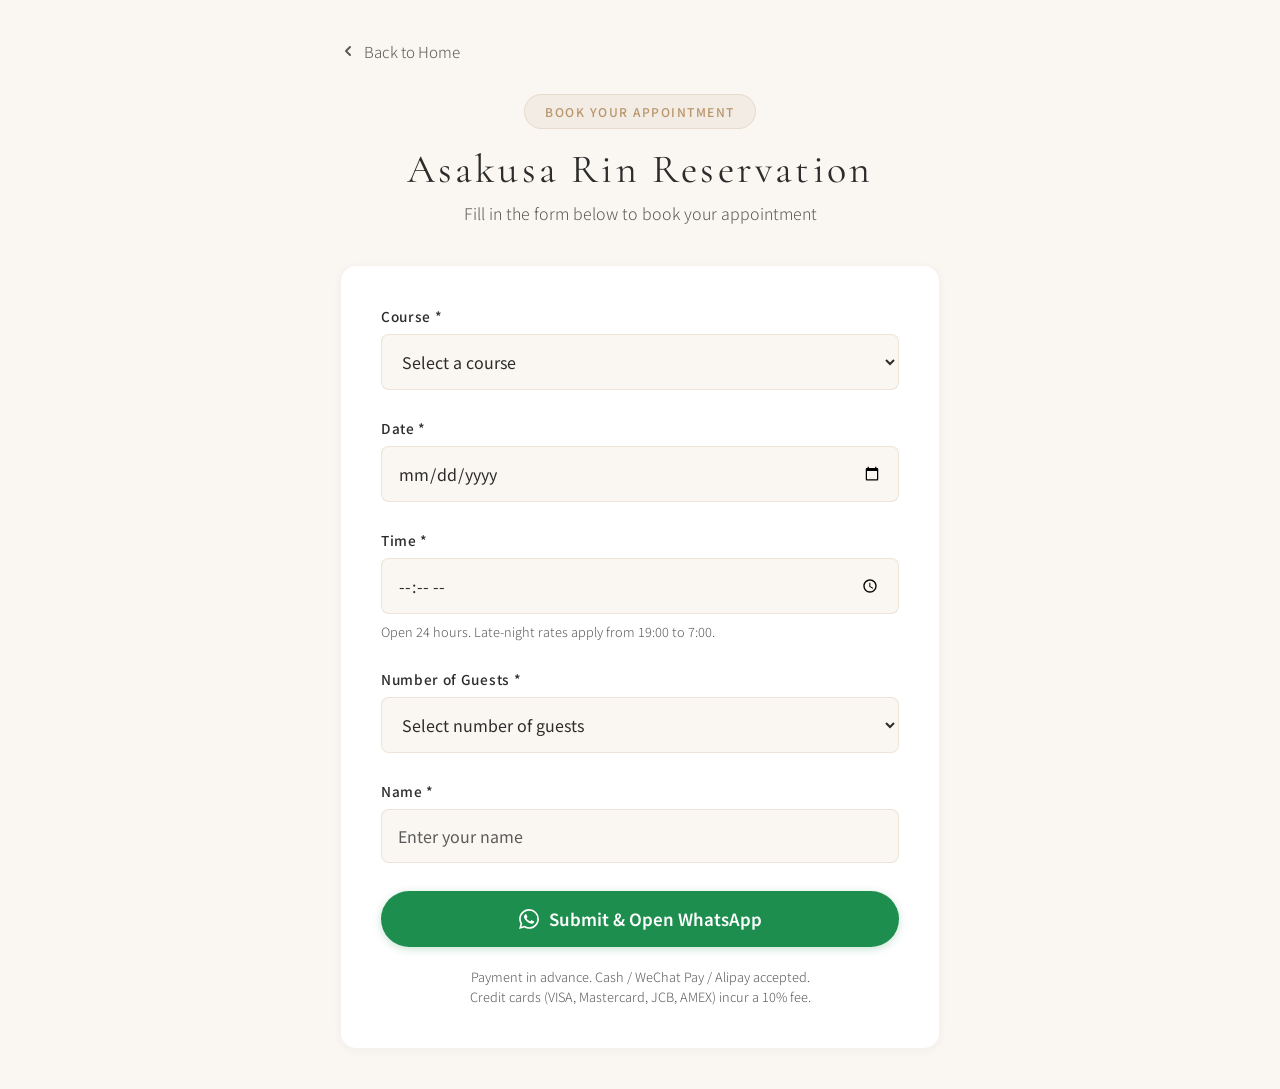
<file: booking.html>
<!DOCTYPE html>
<html lang="en">
<head>
  <meta charset="UTF-8">
  <meta name="viewport" content="width=device-width, initial-scale=1.0">
  <meta name="description" content="Book your appointment at Asakusa Rin — 24-hour relaxation salon in Asakusa, Tokyo">
  <title>Book Appointment — Asakusa Rin</title>
  <link rel="preconnect" href="https://fonts.googleapis.com">
  <link rel="preconnect" href="https://fonts.gstatic.com" crossorigin>
  <link href="https://fonts.googleapis.com/css2?family=Cormorant+Garamond:ital,wght@0,400;0,500;0,600;1,400&family=Noto+Sans+JP:wght@300;400;500&family=Noto+Sans+SC:wght@300;400;500&family=Inter:wght@300;400;500;600&display=swap" rel="stylesheet">
  <style>
    * { margin: 0; padding: 0; box-sizing: border-box; }

    :root {
      --cream: #faf7f2;
      --cream-dark: #f0ebe3;
      --blush: #e8d5d0;
      --blush-deep: #d4b8b0;
      --charcoal: #2c2c2c;
      --charcoal-light: #5a5a5a;
      --gold: #b8956b;
      --gold-light: #d4b896;
      --white: #ffffff;
      --font-display: "Cormorant Garamond", "Noto Sans JP", serif;
      --font-body: "Noto Sans JP", "Noto Sans SC", "Inter", sans-serif;
    }

    body {
      font-family: var(--font-body);
      font-weight: 300;
      background: var(--cream);
      color: var(--charcoal);
      min-height: 100vh;
      padding: 40px 20px;
      -webkit-font-smoothing: antialiased;
    }

    .booking-container {
      max-width: 600px;
      margin: 0 auto;
      animation: fadeInUp 0.8s ease-out;
    }

    @keyframes fadeInUp {
      from { opacity: 0; transform: translateY(20px); }
      to   { opacity: 1; transform: translateY(0); }
    }

    .back-link {
      display: inline-flex;
      align-items: center;
      gap: 8px;
      color: var(--charcoal-light);
      text-decoration: none;
      font-size: 0.95rem;
      margin-bottom: 2rem;
      transition: color 0.3s;
    }

    .back-link:hover { color: var(--gold); }

    .booking-header {
      text-align: center;
      margin-bottom: 2.5rem;
    }

    .brand-badge {
      display: inline-flex;
      align-items: center;
      background: rgba(184,149,107,0.1);
      border: 1px solid rgba(184,149,107,0.2);
      border-radius: 50px;
      padding: 8px 20px;
      margin-bottom: 1rem;
      font-size: 0.75rem;
      color: var(--gold);
      font-weight: 500;
      letter-spacing: 1.5px;
      text-transform: uppercase;
    }

    .booking-title {
      font-family: var(--font-display);
      font-size: clamp(2rem, 5vw, 2.5rem);
      font-weight: 400;
      letter-spacing: 0.08em;
      color: var(--charcoal);
      margin-bottom: 0.5rem;
    }

    .booking-subtitle {
      font-size: 1rem;
      color: var(--charcoal-light);
      font-weight: 300;
    }

    .booking-card {
      background: var(--white);
      border: 1px solid rgba(184,149,107,0.12);
      border-radius: 16px;
      padding: 2.5rem;
      box-shadow: 0 2px 8px rgba(0,0,0,0.04);
    }

    .form-group {
      margin-bottom: 1.75rem;
    }

    .form-label {
      display: block;
      font-size: 0.85rem;
      font-weight: 500;
      color: var(--charcoal);
      margin-bottom: 0.5rem;
      letter-spacing: 0.05em;
    }

    .form-input,
    .form-select {
      width: 100%;
      padding: 14px 16px;
      border: 1px solid rgba(184,149,107,0.2);
      border-radius: 8px;
      font-size: 1rem;
      font-family: inherit;
      color: var(--charcoal);
      background: var(--cream);
      transition: all 0.3s;
    }

    .form-input:focus,
    .form-select:focus {
      outline: none;
      border-color: var(--gold);
      box-shadow: 0 0 0 3px rgba(184,149,107,0.1);
      background: var(--white);
    }

    .form-input::placeholder { color: var(--charcoal-light); }

    .form-hint {
      font-size: 0.8rem;
      color: var(--charcoal-light);
      margin-top: 0.5rem;
    }

    .form-error {
      color: #E74C3C;
      font-size: 0.85rem;
      margin-top: 0.5rem;
      display: none;
    }

    .form-group.error .form-error { display: block; }
    .form-group.error .form-input,
    .form-group.error .form-select { border-color: #E74C3C; }

    .submit-button {
      width: 100%;
      padding: 16px;
      background: #1E8E4F;
      color: #fff;
      border: none;
      border-radius: 50px;
      font-size: 1.05rem;
      font-weight: 600;
      font-family: inherit;
      cursor: pointer;
      transition: all 0.3s;
      margin-top: 0.5rem;
      display: flex;
      align-items: center;
      justify-content: center;
      gap: 10px;
      box-shadow: 0 2px 8px rgba(30,142,79,0.25);
    }

    .submit-button:hover {
      background: #20A05A;
      transform: translateY(-2px);
      box-shadow: 0 4px 16px rgba(30,142,79,0.35);
    }

    .submit-button:active { transform: translateY(0); }
    .submit-button:disabled { opacity: 0.6; cursor: not-allowed; transform: none; }

    .payment-note {
      font-size: 0.8rem;
      color: var(--charcoal-light);
      text-align: center;
      margin-top: 1.25rem;
      line-height: 1.6;
    }

    .whatsapp-icon {
      width: 20px; height: 20px;
      display: inline-flex;
      align-items: center;
      justify-content: center;
    }

    .whatsapp-icon svg { width: 100%; height: 100%; fill: currentColor; }

    .success-message {
      display: none;
      background: rgba(39,174,96,0.1);
      border: 1px solid #27AE60;
      border-radius: 8px;
      padding: 1rem;
      margin-bottom: 1.5rem;
      color: #27AE60;
      font-size: 0.95rem;
      text-align: center;
    }

    .success-message.show {
      display: block;
      animation: fadeInUp 0.5s ease-out;
    }

    .additional-services {
      display: none;
      margin-top: 1.5rem;
      padding-top: 1.5rem;
      border-top: 1px dashed #ddd;
    }

    .additional-services.show {
      display: block;
      animation: fadeIn 0.3s ease-out;
    }

    @keyframes fadeIn {
      from { opacity: 0; }
      to   { opacity: 1; }
    }

    .guest-service-row {
      background: #f9f9f9;
      padding: 1rem;
      border-radius: 8px;
      margin-bottom: 0.75rem;
    }

    .guest-service-row:last-child { margin-bottom: 0; }

    .guest-label {
      font-size: 0.85rem;
      color: #666;
      margin-bottom: 0.5rem;
      font-weight: 500;
    }

    .guest-service-row .form-select { background: #fff; }

    .same-package-label {
      display: flex;
      align-items: center;
      gap: 8px;
      cursor: pointer;
      font-weight: 400;
      font-size: 0.9rem;
    }

    .same-package-label input[type="checkbox"] {
      width: auto;
      margin: 0;
    }

    @media (max-width: 768px) {
      body { padding: 20px 15px; }
      .booking-card { padding: 2rem 1.5rem; }
    }

    @media (max-width: 568px) {
      .booking-card { padding: 1.75rem 1.25rem; }
      .form-input, .form-select { padding: 12px 14px; font-size: 0.95rem; }
    }
  </style>
</head>
<body>
  <div class="booking-container">
    <a href="landing.html" class="back-link">
      <svg width="16" height="16" viewBox="0 0 16 16" fill="none"><path d="M10 12L6 8L10 4" stroke="currentColor" stroke-width="2" stroke-linecap="round" stroke-linejoin="round"/></svg>
      Back to Home
    </a>

    <div class="booking-header">
      <div class="brand-badge">BOOK YOUR APPOINTMENT</div>
      <h1 class="booking-title">Asakusa Rin Reservation</h1>
      <p class="booking-subtitle">Fill in the form below to book your appointment</p>
    </div>

    <div class="booking-card">
      <div class="success-message" id="successMessage">
        Your booking information has been prepared. You will be redirected to WhatsApp shortly...
      </div>

      <form id="bookingForm">
        <div class="form-group" id="serviceGroup">
          <label for="service" class="form-label">Course *</label>
          <select id="service" name="service" class="form-select" required>
            <option value="">Select a course</option>
            <optgroup label="Shiatsu Massage">
              <option value="Shiatsu 30 min">Shiatsu 30 min — ¥3,000 (late night ¥4,000)</option>
              <option value="Shiatsu 70 min">Shiatsu 70 min — ¥6,000 (late night ¥7,000)</option>
              <option value="Shiatsu 90 min">Shiatsu 90 min — ¥8,000 (late night ¥9,000)</option>
              <option value="Shiatsu 120 min">Shiatsu 120 min — ¥10,000 (late night ¥11,000)</option>
            </optgroup>
            <optgroup label="Lymphatic Oil Massage">
              <option value="Lymphatic Oil 30 min">Lymphatic Oil 30 min — ¥4,000 (late night ¥5,000)</option>
              <option value="Lymphatic Oil 60 min">Lymphatic Oil 60 min — ¥8,000 (late night ¥9,000)</option>
              <option value="Lymphatic Oil 90 min">Lymphatic Oil 90 min — ¥11,000 (late night ¥12,000)</option>
              <option value="Lymphatic Oil 120 min">Lymphatic Oil 120 min — ¥14,000 (late night ¥17,000)</option>
            </optgroup>
            <optgroup label="Foot Care Course">
              <option value="Foot Course 45 min">Foot Course 45 min — ¥5,000 (late night ¥6,000)</option>
              <option value="Foot Course 60 min">Foot Course 60 min — ¥7,000 (late night ¥8,000)</option>
              <option value="Foot Course 90 min">Foot Course 90 min — ¥10,000 (late night ¥11,000)</option>
            </optgroup>
          </select>
          <div class="form-error">Please select a course</div>
        </div>

        <div class="form-group" id="dateGroup">
          <label for="date" class="form-label">Date *</label>
          <input type="date" id="date" name="date" class="form-input" required>
          <div class="form-error">Please select a date</div>
        </div>

        <div class="form-group" id="timeGroup">
          <label for="time" class="form-label">Time *</label>
          <input type="time" id="time" name="time" class="form-input" required>
          <div class="form-hint">Open 24 hours. Late-night rates apply from 19:00 to 7:00.</div>
          <div class="form-error">Please select a time</div>
        </div>

        <div class="form-group" id="guestsGroup">
          <label for="guests" class="form-label">Number of Guests *</label>
          <select id="guests" name="guests" class="form-select" required>
            <option value="">Select number of guests</option>
            <option value="1">1 Guest</option>
            <option value="2">2 Guests</option>
            <option value="3">3 Guests</option>
            <option value="4">4 Guests</option>
          </select>
          <div class="form-error">Please select number of guests</div>
        </div>

        <div class="form-group" id="nameGroup">
          <label for="name" class="form-label">Name *</label>
          <input type="text" id="name" name="name" class="form-input" placeholder="Enter your name" required>
          <div class="form-error">Please enter your name</div>
        </div>

        <div class="form-group" id="samePackageGroup" style="display: none;">
          <label class="same-package-label">
            <input type="checkbox" id="samePackage" name="samePackage" checked>
            <span>All guests choose the same course</span>
          </label>
        </div>

        <div class="additional-services" id="additionalServices">
          <h4 style="font-size: 1rem; color: #b8956b; margin-bottom: 1rem;">Additional Guests' Courses (if different)</h4>
          <div id="additionalServicesContainer"></div>
        </div>

        <button type="submit" class="submit-button" id="submitButton">
          <span class="whatsapp-icon">
            <svg viewBox="0 0 24 24"><path d="M17.472 14.382c-.297-.149-1.758-.867-2.03-.967-.273-.099-.471-.148-.67.15-.197.297-.767.966-.94 1.164-.173.199-.347.223-.644.075-.297-.15-1.255-.463-2.39-1.475-.884-.788-1.48-1.761-1.653-2.059-.173-.297-.018-.458.13-.606.134-.133.298-.347.446-.52.149-.174.198-.298.298-.497.099-.198.05-.371-.025-.52-.075-.149-.669-1.612-.916-2.207-.242-.579-.487-.5-.669-.51-.173-.008-.371-.01-.57-.01-.198 0-.52.074-.792.372-.272.297-1.04 1.016-1.04 2.479 0 1.462 1.065 2.875 1.213 3.074.149.198 2.096 3.2 5.077 4.487.709.306 1.262.489 1.694.625.712.227 1.36.195 1.871.118.571-.085 1.758-.719 2.006-1.413.248-.694.248-1.289.173-1.413-.074-.124-.272-.198-.57-.347m-5.421 7.403h-.004a9.87 9.87 0 01-5.031-1.378l-.361-.214-3.741.982.998-3.648-.235-.374a9.86 9.86 0 01-1.51-5.26c.001-5.45 4.436-9.884 9.888-9.884 2.64 0 5.122 1.03 6.988 2.898a9.825 9.825 0 012.893 6.994c-.003 5.45-4.437 9.884-9.885 9.884m8.413-18.297A11.815 11.815 0 0012.05 0C5.495 0 .16 5.335.157 11.892c0 2.096.547 4.142 1.588 5.945L.057 24l6.305-1.654a11.882 11.882 0 005.683 1.448h.005c6.554 0 11.89-5.335 11.893-11.893a11.821 11.821 0 00-3.48-8.413Z"/></svg>
          </span>
          <span>Submit &amp; Open WhatsApp</span>
        </button>

        <p class="payment-note">Payment in advance. Cash / WeChat Pay / Alipay accepted.<br>Credit cards (VISA, Mastercard, JCB, AMEX) incur a 10% fee.</p>
      </form>
    </div>
  </div>

  <script>
    const WHATSAPP_NUMBER = '817091752277';

    var serviceInfo = {
      'Shiatsu 30 min': { day: 3000, night: 4000 },
      'Shiatsu 70 min': { day: 6000, night: 7000 },
      'Shiatsu 90 min': { day: 8000, night: 9000 },
      'Shiatsu 120 min': { day: 10000, night: 11000 },
      'Lymphatic Oil 30 min': { day: 4000, night: 5000 },
      'Lymphatic Oil 60 min': { day: 8000, night: 9000 },
      'Lymphatic Oil 90 min': { day: 11000, night: 12000 },
      'Lymphatic Oil 120 min': { day: 14000, night: 17000 },
      'Foot Course 45 min': { day: 5000, night: 6000 },
      'Foot Course 60 min': { day: 7000, night: 8000 },
      'Foot Course 90 min': { day: 10000, night: 11000 }
    };

    var serviceOptionsHTML = document.getElementById('service').innerHTML;

    var dateInput = document.getElementById('date');
    var today = new Date().toISOString().split('T')[0];
    dateInput.setAttribute('min', today);

    // Pre-select service from URL parameter
    (function() {
      var params = new URLSearchParams(window.location.search);
      var svc = params.get('service');
      if (svc) {
        var sel = document.getElementById('service');
        for (var i = 0; i < sel.options.length; i++) {
          if (sel.options[i].value === svc) {
            sel.options[i].selected = true;
            break;
          }
        }
      }
    })();

    // Late-night rates apply from 19:00 to 7:00
    function isNightTime(timeString) {
      var hour = parseInt(timeString.split(':')[0]);
      return hour >= 19 || hour < 7;
    }

    function servicePrice(service, night) {
      var info = serviceInfo[service];
      if (!info) return 0;
      return night ? info.night : info.day;
    }

    // Guests change → update additional services
    document.getElementById('guests').addEventListener('change', updateAdditionalServices);
    document.getElementById('samePackage').addEventListener('change', updateAdditionalServices);

    function updateAdditionalServices() {
      var guests = document.getElementById('guests').value;
      var additionalServices = document.getElementById('additionalServices');
      var container = document.getElementById('additionalServicesContainer');
      var samePackageGroup = document.getElementById('samePackageGroup');
      var samePackageCheckbox = document.getElementById('samePackage');

      if (!guests || guests === '1') {
        additionalServices.classList.remove('show');
        container.innerHTML = '';
        samePackageGroup.style.display = 'none';
        return;
      }

      samePackageGroup.style.display = 'block';

      if (samePackageCheckbox.checked) {
        additionalServices.classList.remove('show');
        container.innerHTML = '';
        return;
      }

      var additionalCount = parseInt(guests) - 1;
      var html = '';
      for (var i = 1; i <= additionalCount; i++) {
        html += '<div class="guest-service-row">' +
          '<div class="guest-label">Guest ' + (i + 1) + '</div>' +
          '<select name="guest' + i + 'Service" class="form-select">' +
          serviceOptionsHTML +
          '</select>' +
          '</div>';
      }
      container.innerHTML = html;
      additionalServices.classList.add('show');
    }

    function validateForm() {
      var isValid = true;
      document.querySelectorAll('.form-group').forEach(function(g) { g.classList.remove('error'); });

      if (!document.getElementById('name').value.trim()) {
        document.getElementById('nameGroup').classList.add('error');
        isValid = false;
      }
      if (!document.getElementById('date').value) {
        document.getElementById('dateGroup').classList.add('error');
        isValid = false;
      }
      if (!document.getElementById('time').value) {
        document.getElementById('timeGroup').classList.add('error');
        isValid = false;
      }
      if (!document.getElementById('guests').value) {
        document.getElementById('guestsGroup').classList.add('error');
        isValid = false;
      }
      if (!document.getElementById('service').value) {
        document.getElementById('serviceGroup').classList.add('error');
        isValid = false;
      }
      return isValid;
    }

    function formatDate(dateString) {
      var date = new Date(dateString + 'T00:00:00');
      return date.toLocaleDateString('en-US', { year: 'numeric', month: 'long', day: 'numeric' });
    }

    function formatTime(timeString) {
      var parts = timeString.split(':');
      var hour = parseInt(parts[0]);
      var ampm = hour >= 12 ? 'PM' : 'AM';
      var displayHour = hour % 12 || 12;
      return displayHour + ':' + parts[1] + ' ' + ampm;
    }

    function buildWhatsAppMessage(formData) {
      var name = formData.get('name');
      var rawTime = formData.get('time');
      var date = formatDate(formData.get('date'));
      var time = formatTime(rawTime);
      var guests = formData.get('guests');
      var mainService = formData.get('service');
      var night = isNightTime(rawTime);
      var rateLabel = night ? ' [late-night rate]' : '';
      var mainPrice = servicePrice(mainService, night);

      var message = 'Hello, I would like to make a reservation at Asakusa Rin.\n\n';
      message += 'Name: ' + name + '\n';
      message += 'Date: ' + date + '\n';
      message += 'Time: ' + time + rateLabel + '\n';
      message += 'Number of Guests: ' + guests + '\n';
      message += 'Main Guest: ' + mainService + ' (¥' + mainPrice.toLocaleString() + ')\n';

      var guestCount = parseInt(guests);
      var samePackage = formData.get('samePackage') === 'on';

      if (samePackage) {
        message += 'All guests choose the same course\n';
      } else {
        for (var i = 1; i < guestCount; i++) {
          var gs = formData.get('guest' + i + 'Service');
          if (gs && gs.trim()) {
            message += 'Guest ' + (i + 1) + ': ' + gs + ' (¥' + servicePrice(gs, night).toLocaleString() + ')\n';
          }
        }
      }

      var total = mainPrice;
      if (samePackage) {
        total = mainPrice * guestCount;
      } else {
        for (var j = 1; j < guestCount; j++) {
          var gs2 = formData.get('guest' + j + 'Service');
          if (gs2 && gs2.trim()) {
            total += servicePrice(gs2, night);
          }
        }
      }

      if (total > 0) {
        message += '\nTotal: ¥' + total.toLocaleString();
      }

      return encodeURIComponent(message);
    }

    document.getElementById('bookingForm').addEventListener('submit', function(e) {
      e.preventDefault();
      if (!validateForm()) return;

      var formData = new FormData(this);
      var message = buildWhatsAppMessage(formData);
      var whatsappUrl = 'https://wa.me/' + WHATSAPP_NUMBER + '?text=' + message;

      var successMessage = document.getElementById('successMessage');
      var submitButton = document.getElementById('submitButton');

      successMessage.classList.add('show');
      submitButton.disabled = true;
      submitButton.textContent = 'Redirecting...';

      setTimeout(function() {
        window.open(whatsappUrl, '_blank');
      }, 500);
    });

    document.querySelectorAll('.form-input, .form-select').forEach(function(input) {
      input.addEventListener('blur', function() {
        var group = this.closest('.form-group');
        if (this.hasAttribute('required') && !this.value.trim()) {
          group.classList.add('error');
        } else {
          group.classList.remove('error');
        }
      });
      input.addEventListener('input', function() {
        var group = this.closest('.form-group');
        if (group.classList.contains('error') && this.value.trim()) {
          group.classList.remove('error');
        }
      });
    });
  </script>
</body>
</html>
</file>
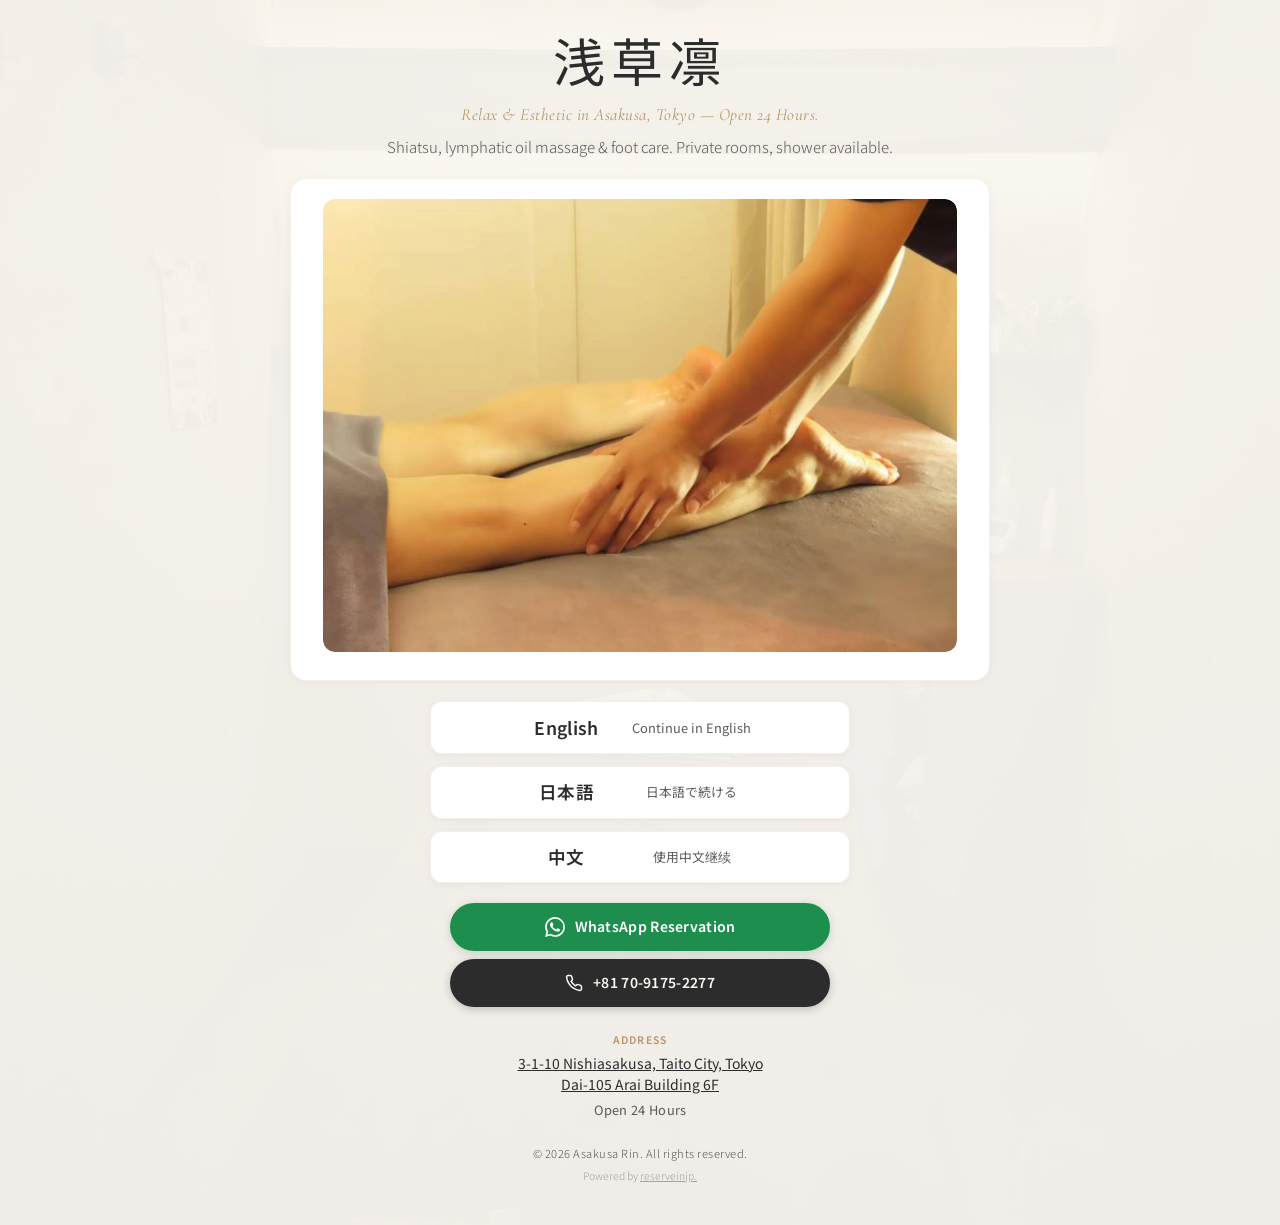
<file: landing.html>
<!DOCTYPE html>
<html lang="en">
<head>
  <meta charset="UTF-8">
  <meta name="viewport" content="width=device-width, initial-scale=1.0">
  <meta name="description" content="Relax &amp; Esthetic Asakusa Rin — 24-hour relaxation salon in Asakusa, Tokyo. Shiatsu, lymphatic oil massage &amp; foot care.">
  <title>浅草凛 | Relax &amp; Esthetic Asakusa Rin — Open 24 Hours</title>
  <link rel="preconnect" href="https://fonts.googleapis.com">
  <link rel="preconnect" href="https://fonts.gstatic.com" crossorigin>
  <link href="https://fonts.googleapis.com/css2?family=Cormorant+Garamond:ital,wght@0,400;0,500;0,600;1,400&family=Noto+Sans+JP:wght@300;400;500&family=Noto+Sans+SC:wght@300;400;500&family=Inter:wght@300;400;500;600&display=swap" rel="stylesheet">
  <link rel="stylesheet" href="styles.css">
</head>
<body>
  <main class="lang-landing">
    <div class="lang-landing-bg"></div>
    <div class="lang-landing-content">
      <!-- Brand Header -->
      <div class="lang-brand-header">
        <h1 class="lang-brand-name">浅草凛</h1>
        <p class="lang-brand-tagline">Relax &amp; Esthetic in Asakusa, Tokyo — Open 24 Hours.</p>
        <p class="lang-brand-sub">Shiatsu, lymphatic oil massage &amp; foot care. Private rooms, shower available.</p>
      </div>

      <!-- Store Info (promo image above language cards) -->
      <div class="lang-store-info">
        <div class="lang-store-card">
          <div class="lang-store-image">
            <img src="assets/images/service-oil.webp" alt="Asakusa Rin oil massage" loading="lazy">
          </div>
        </div>
      </div>

      <!-- Language Cards -->
      <div class="lang-cards">
        <a href="en/index.html" class="lang-card" aria-label="Choose English">
          <span class="lang-card-name">English</span>
          <span class="lang-card-desc">Continue in English</span>
        </a>
        <a href="jp/index.html" class="lang-card" aria-label="日本語を選択">
          <span class="lang-card-name">日本語</span>
          <span class="lang-card-desc">日本語で続ける</span>
        </a>
        <a href="cn/index.html" class="lang-card" aria-label="选择中文">
          <span class="lang-card-name">中文</span>
          <span class="lang-card-desc">使用中文继续</span>
        </a>
      </div>

      <!-- Buttons -->
      <div class="lang-buttons">
        <a href="booking.html" class="lang-btn-whatsapp">
          <svg class="lang-whatsapp-icon" viewBox="0 0 24 24" xmlns="http://www.w3.org/2000/svg">
            <path d="M17.472 14.382c-.297-.149-1.758-.867-2.03-.967-.273-.099-.471-.148-.67.15-.197.297-.767.966-.94 1.164-.173.199-.347.223-.644.075-.297-.15-1.255-.463-2.39-1.475-.884-.788-1.48-1.761-1.653-2.059-.173-.297-.018-.458.13-.606.134-.133.298-.347.446-.52.149-.174.198-.298.298-.497.099-.198.05-.371-.025-.52-.075-.149-.669-1.612-.916-2.207-.242-.579-.487-.5-.669-.51-.173-.008-.371-.01-.57-.01-.198 0-.52.074-.792.372-.272.297-1.04 1.016-1.04 2.479 0 1.462 1.065 2.875 1.213 3.074.149.198 2.096 3.2 5.077 4.487.709.306 1.262.489 1.694.625.712.227 1.36.195 1.871.118.571-.085 1.758-.719 2.006-1.413.248-.694.248-1.289.173-1.413-.074-.124-.272-.198-.57-.347m-5.421 7.403h-.004a9.87 9.87 0 01-5.031-1.378l-.361-.214-3.741.982.998-3.648-.235-.374a9.86 9.86 0 01-1.51-5.26c.001-5.45 4.436-9.884 9.888-9.884 2.64 0 5.122 1.03 6.988 2.898a9.825 9.825 0 012.893 6.994c-.003 5.45-4.437 9.884-9.885 9.884m8.413-18.297A11.815 11.815 0 0012.05 0C5.495 0 .16 5.335.157 11.892c0 2.096.547 4.142 1.588 5.945L.057 24l6.305-1.654a11.882 11.882 0 005.683 1.448h.005c6.554 0 11.89-5.335 11.893-11.893a11.821 11.821 0 00-3.48-8.413Z"/>
          </svg>
          <span>WhatsApp Reservation</span>
        </a>
        <a href="tel:+817091752277" class="lang-btn-phone">
          <svg class="lang-phone-icon" viewBox="0 0 24 24" fill="none" stroke="currentColor" stroke-width="2">
            <path d="M22 16.92v3a2 2 0 01-2.18 2 19.79 19.79 0 01-8.63-3.07 19.5 19.5 0 01-6-6 19.79 19.79 0 01-3.07-8.67A2 2 0 014.11 2h3a2 2 0 012 1.72c.127.96.361 1.903.7 2.81a2 2 0 01-.45 2.11L8.09 9.91a16 16 0 006 6l1.27-1.27a2 2 0 012.11-.45c.907.339 1.85.573 2.81.7A2 2 0 0122 16.92z"/>
          </svg>
          <span>+81 70-9175-2277</span>
        </a>
      </div>

      <!-- Address -->
      <div class="lang-store-addr-section">
        <span class="lang-store-label">Address</span>
        <span class="lang-store-text"><a href="https://maps.app.goo.gl/Jw2w2UrL9ZcUfHQM8" target="_blank" rel="noopener">3-1-10 Nishiasakusa, Taito City, Tokyo<br>Dai-105 Arai Building 6F</a></span>
        <span class="lang-store-hours">Open 24 Hours</span>
      </div>

      <!-- Footer -->
      <div class="lang-footer">
        <p class="lang-footer-text">&copy; 2026 Asakusa Rin. All rights reserved.</p>
        <p class="lang-footer-powered">Powered by <a href="https://reserveinjp.com/" target="_blank" rel="noopener">reserveinjp.</a></p>
      </div>
    </div>
  </main>
</body>
</html>
</file>
<file: styles.css>
/* ========================================
   mooi — Japanese Beauty Salon
   ======================================== */

:root {
  --cream: #faf7f2;
  --cream-dark: #f0ebe3;
  --blush: #e8d5d0;
  --blush-deep: #d4b8b0;
  --charcoal: #2c2c2c;
  --charcoal-light: #5a5a5a;
  --gold: #b8956b;
  --gold-light: #d4b896;
  --white: #ffffff;

  --font-display: "Cormorant Garamond", "Noto Sans JP", serif;
  --font-body: "Noto Sans JP", sans-serif;

  --space-xs: 0.5rem;
  --space-sm: 1rem;
  --space-md: 1.5rem;
  --space-lg: 2.5rem;
  --space-xl: 4rem;
  --space-2xl: 6rem;

  --radius: 2px;
  --transition: 0.3s ease;
  --header-h: 72px;
}

*,
*::before,
*::after {
  box-sizing: border-box;
  margin: 0;
  padding: 0;
}

html {
  scroll-behavior: smooth;
  scroll-padding-top: var(--header-h);
}

body {
  font-family: var(--font-body);
  font-weight: 300;
  font-size: 0.9375rem;
  line-height: 1.7;
  color: var(--charcoal);
  background: var(--cream);
  -webkit-font-smoothing: antialiased;
}

img {
  max-width: 100%;
  display: block;
}

a {
  color: inherit;
  text-decoration: none;
  transition: color var(--transition);
}

ul {
  list-style: none;
}

.container {
  width: min(1120px, 92vw);
  margin-inline: auto;
}

/* ---- Header ---- */

.header {
  position: fixed;
  top: 0;
  left: 0;
  right: 0;
  z-index: 100;
  height: var(--header-h);
  background: rgba(250, 247, 242, 0.92);
  backdrop-filter: blur(12px);
  border-bottom: 1px solid transparent;
  transition: border-color var(--transition), box-shadow var(--transition);
}

.header.scrolled {
  border-color: rgba(184, 149, 107, 0.15);
  box-shadow: 0 1px 20px rgba(44, 44, 44, 0.04);
}

.nav {
  display: flex;
  align-items: center;
  justify-content: space-between;
  height: 100%;
}

.logo {
  font-family: var(--font-display);
  font-size: 1.75rem;
  font-weight: 500;
  letter-spacing: 0.12em;
  color: var(--charcoal);
}

.nav-menu {
  display: flex;
  align-items: center;
  gap: 2rem;
}

.nav-links {
  display: flex;
  gap: 2rem;
}

.lang-switch {
  display: flex;
  align-items: center;
  gap: 0.5rem;
}

.lang-switch a {
  font-size: 0.6875rem;
  letter-spacing: 0.06em;
  color: var(--charcoal-light);
  padding: 0.25rem 0.5rem;
  border-radius: 1px;
  transition: all var(--transition);
}

.lang-switch a:hover {
  color: var(--gold);
}

.lang-switch a.active {
  color: var(--gold);
  background: rgba(184, 149, 107, 0.1);
}

html[lang="zh-CN"] {
  --font-body: "SimHei", "Noto Sans SC", "Noto Sans JP", sans-serif;
  --font-display: "Cormorant Garamond", "SimHei", "Noto Sans SC", serif;
}

html[lang="zh-CN"] .logo {
  font-family: "Cormorant Garamond", "Noto Sans JP", serif;
}

.nav-links a {
  font-size: 0.8125rem;
  letter-spacing: 0.08em;
  text-transform: uppercase;
  color: var(--charcoal-light);
  position: relative;
}

.nav-links a::after {
  content: "";
  position: absolute;
  bottom: -4px;
  left: 0;
  width: 0;
  height: 1px;
  background: var(--gold);
  transition: width var(--transition);
}

.nav-links a:hover {
  color: var(--charcoal);
}

.nav-links a:hover::after {
  width: 100%;
}

.nav-toggle {
  display: none;
  flex-direction: column;
  gap: 6px;
  background: none;
  border: none;
  cursor: pointer;
  padding: 4px;
}

.nav-toggle span {
  display: block;
  width: 24px;
  height: 1px;
  background: var(--charcoal);
  transition: transform var(--transition), opacity var(--transition);
}

.nav-toggle.active span:first-child {
  transform: translateY(3.5px) rotate(45deg);
}

.nav-toggle.active span:last-child {
  transform: translateY(-3.5px) rotate(-45deg);
}

/* ---- Hero Carousel ---- */

.hero {
  position: relative;
  min-height: 100vh;
  display: flex;
  align-items: center;
  justify-content: center;
  overflow: hidden;
}

.hero-carousel {
  position: absolute;
  inset: 0;
}

.hero-slide {
  position: absolute;
  inset: 0;
  background-size: cover;
  background-position: center;
  background-repeat: no-repeat;
  opacity: 0;
  transition: opacity 1.2s ease-in-out;
}

.hero-slide.active {
  opacity: 1;
}

.hero-slide::after {
  content: "";
  position: absolute;
  inset: 0;
  background:
    radial-gradient(ellipse at 70% 20%, rgba(232, 213, 208, 0.45) 0%, transparent 60%),
    radial-gradient(ellipse at 20% 80%, rgba(184, 149, 107, 0.1) 0%, transparent 50%),
    linear-gradient(180deg, rgba(250, 247, 242, 0.85) 0%, rgba(240, 235, 227, 0.75) 100%);
}

.hero-grid-overlay {
  position: absolute;
  inset: 0;
  z-index: 1;
  pointer-events: none;
  background-image:
    linear-gradient(rgba(184, 149, 107, 0.03) 1px, transparent 1px),
    linear-gradient(90deg, rgba(184, 149, 107, 0.03) 1px, transparent 1px);
  background-size: 60px 60px;
}

.hero-dots {
  position: absolute;
  bottom: 5rem;
  left: 50%;
  transform: translateX(-50%);
  display: flex;
  gap: 0.625rem;
  z-index: 2;
}

.hero-dot {
  width: 8px;
  height: 8px;
  border-radius: 50%;
  background: rgba(184, 149, 107, 0.35);
  border: none;
  cursor: pointer;
  transition: background 0.3s ease, transform 0.3s ease;
  padding: 0;
}

.hero-dot.active {
  background: var(--gold);
  transform: scale(1.3);
}

@keyframes heroZoom {
  0% { transform: scale(1); }
  100% { transform: scale(1.08); }
}

.hero-content {
  position: relative;
  text-align: center;
  padding: calc(var(--header-h) + var(--space-xl)) var(--space-sm) var(--space-xl);
}

.hero-tag {
  font-size: 0.75rem;
  letter-spacing: 0.25em;
  text-transform: uppercase;
  color: var(--gold);
  margin-bottom: var(--space-md);
}

.hero h1 {
  font-family: var(--font-display);
  font-size: clamp(2.5rem, 6vw, 4.25rem);
  font-weight: 400;
  line-height: 1.15;
  letter-spacing: 0.02em;
  margin-bottom: var(--space-md);
}

/* CJK pages: use the body font so digits match the surrounding sans glyphs */
.hero h1:lang(ja),
.hero h1:lang(zh-CN) {
  font-family: var(--font-body);
}

/* Balance centered blurbs so the last line never holds a lone character */
.hero-sub,
.section-sub,
.hero h1,
.section-header h2 {
  text-wrap: balance;
}

.hero-sub {
  font-size: clamp(0.875rem, 2vw, 1rem);
  color: var(--charcoal-light);
  max-width: 480px;
  margin: 0 auto var(--space-lg);
  line-height: 1.8;
}

.btn {
  display: inline-block;
  padding: 0.875rem 2.25rem;
  font-family: var(--font-body);
  font-size: 0.75rem;
  font-weight: 400;
  letter-spacing: 0.15em;
  text-transform: uppercase;
  border: 1px solid transparent;
  cursor: pointer;
  transition: all var(--transition);
}

.btn-primary {
  background: var(--charcoal);
  color: var(--cream);
  border-color: var(--charcoal);
}

.btn-primary:hover {
  background: transparent;
  color: var(--charcoal);
}

.btn-outline {
  background: transparent;
  color: var(--charcoal);
  border-color: var(--charcoal);
}

.btn-outline:hover {
  background: var(--charcoal);
  color: var(--cream);
}

.hero-cta {
  display: flex;
  flex-direction: column;
  align-items: stretch;
  width: fit-content;
  margin-inline: auto;
  gap: 0.75rem;
}

.hero-cta .btn {
  min-width: 220px;
  text-align: center;
}

.btn-whatsapp {
  display: inline-flex;
  align-items: center;
  justify-content: center;
  gap: 8px;
  background: #1E8E4F;
  color: #fff;
  border-color: #1E8E4F;
}

.btn-whatsapp:hover {
  background: #20A05A;
  border-color: #20A05A;
  color: #fff;
}

.btn-whatsapp svg {
  width: 16px;
  height: 16px;
  fill: currentColor;
  flex-shrink: 0;
}

/* Hero quick nav pills */
.hero-quick-nav {
  display: flex;
  flex-wrap: nowrap;
  justify-content: center;
  gap: 0.35rem;
  margin-top: var(--space-lg);
}

.hero-nav-pill {
  display: inline-block;
  padding: 0.4rem 0.75rem;
  font-family: var(--font-body);
  font-size: 0.7rem;
  font-weight: 400;
  letter-spacing: 0.04em;
  color: var(--charcoal);
  background: transparent;
  border: 1px solid rgba(0,0,0,0.12);
  border-radius: 999px;
  text-decoration: none;
  transition: all var(--transition);
  white-space: nowrap;
}

.hero-nav-pill:hover {
  background: var(--charcoal);
  color: var(--cream);
  border-color: var(--charcoal);
}

.hero-scroll {
  position: absolute;
  bottom: 2rem;
  left: 50%;
  transform: translateX(-50%);
  display: flex;
  flex-direction: column;
  align-items: center;
  gap: 0.75rem;
}

.hero-scroll span {
  font-size: 0.625rem;
  letter-spacing: 0.2em;
  text-transform: uppercase;
  color: var(--charcoal-light);
}

.scroll-line {
  width: 1px;
  height: 40px;
  background: linear-gradient(to bottom, var(--gold), transparent);
  animation: scrollPulse 2s ease-in-out infinite;
}

@keyframes scrollPulse {
  0%, 100% { opacity: 0.3; transform: scaleY(0.6); }
  50% { opacity: 1; transform: scaleY(1); }
}

/* ---- Sections ---- */

.section {
  padding: var(--space-2xl) 0;
}

.section-alt {
  background: var(--cream-dark);
}

.section-label {
  font-size: 0.75rem;
  letter-spacing: 0.2em;
  text-transform: uppercase;
  color: var(--gold);
  margin-bottom: var(--space-sm);
}

.section-header {
  text-align: center;
  margin-bottom: var(--space-xl);
}

.section-header h2 {
  font-family: var(--font-display);
  font-size: clamp(2rem, 4vw, 2.75rem);
  font-weight: 400;
  letter-spacing: 0.02em;
}

.section-sub {
  margin-top: var(--space-sm);
  color: var(--charcoal-light);
  font-style: italic;
  font-family: var(--font-display);
  font-size: 1.125rem;
}

/* ---- Intro ---- */

.intro-grid {
  display: grid;
  grid-template-columns: 1fr 1fr;
  gap: var(--space-xl);
  align-items: center;
}

.intro-text h2 {
  font-family: var(--font-display);
  font-size: clamp(1.75rem, 3vw, 2.25rem);
  font-weight: 400;
  line-height: 1.3;
  margin-bottom: var(--space-md);
}

.intro-text p {
  color: var(--charcoal-light);
  margin-bottom: var(--space-sm);
}

.intro-jp {
  font-size: 0.875rem;
  color: var(--charcoal-light);
  opacity: 0.85;
  padding-left: var(--space-sm);
  border-left: 2px solid var(--blush);
}

.intro-features {
  display: flex;
  flex-direction: column;
  gap: var(--space-md);
}

.feature {
  display: flex;
  align-items: baseline;
  gap: var(--space-md);
  padding: var(--space-md) var(--space-lg);
  background: var(--white);
  border-left: 3px solid var(--gold);
}

.feature-num {
  font-family: var(--font-display);
  font-size: 2.5rem;
  font-weight: 400;
  color: var(--gold);
  line-height: 1;
}

.feature-label {
  font-size: 0.8125rem;
  letter-spacing: 0.06em;
  color: var(--charcoal-light);
}

.intro-promo-image {
  width: 100%;
  border-radius: 12px;
  overflow: hidden;
}

.intro-promo-image img {
  width: 100%;
  height: auto;
  display: block;
  border-radius: 12px;
  transition: transform 0.6s ease;
}

.intro-promo-image img:hover {
  transform: scale(1.02);
}

/* ---- Environment Carousel ---- */

.env-carousel-section {
  padding: var(--space-2xl) 0;
  background: var(--cream-dark);
}

.env-carousel {
  position: relative;
  overflow: hidden;
  border: 1px solid rgba(184, 149, 107, 0.12);
}

.env-carousel-track {
  display: flex;
  transition: transform 0.6s ease;
}

.env-carousel-slide {
  min-width: 100%;
  aspect-ratio: 16 / 9;
  max-height: 520px;
}

.env-carousel-slide img {
  width: 100%;
  height: 100%;
  object-fit: cover;
}

.env-carousel-nav {
  display: flex;
  align-items: center;
  justify-content: center;
  gap: 1rem;
  margin-top: 1.25rem;
}

.env-carousel-btn {
  width: 40px;
  height: 40px;
  border-radius: 50%;
  border: 1px solid rgba(184, 149, 107, 0.3);
  background: var(--white);
  color: var(--charcoal);
  font-size: 1rem;
  cursor: pointer;
  display: flex;
  align-items: center;
  justify-content: center;
  transition: all 0.3s ease;
}

.env-carousel-btn:hover {
  background: var(--gold);
  color: var(--white);
  border-color: var(--gold);
}

.env-dots {
  display: flex;
  gap: 0.5rem;
}

.env-dot {
  width: 8px;
  height: 8px;
  border-radius: 50%;
  background: rgba(184, 149, 107, 0.3);
  border: none;
  cursor: pointer;
  padding: 0;
  transition: background 0.3s ease, transform 0.3s ease;
}

.env-dot.active {
  background: var(--gold);
  transform: scale(1.3);
}

/* ---- Service Cards ---- */

.service-grid {
  display: grid;
  grid-template-columns: repeat(3, 1fr);
  gap: var(--space-md);
}

.service-grid-2 {
  grid-template-columns: repeat(2, 1fr);
  max-width: 760px;
  margin-inline: auto;
}

.service-card {
  position: relative;
  background: var(--white);
  padding: var(--space-lg);
  border: 1px solid rgba(184, 149, 107, 0.12);
  transition: transform var(--transition), box-shadow var(--transition);
}

.service-card:hover {
  transform: translateY(-4px);
  box-shadow: 0 12px 40px rgba(44, 44, 44, 0.06);
}

.service-card.featured {
  border-color: var(--gold);
  background: linear-gradient(135deg, var(--white) 0%, rgba(232, 213, 208, 0.15) 100%);
}

.badge {
  position: absolute;
  top: -0.625rem;
  left: var(--space-md);
  background: var(--gold);
  color: var(--white);
  font-size: 0.625rem;
  letter-spacing: 0.1em;
  text-transform: uppercase;
  padding: 0.25rem 0.75rem;
}

.service-card-header {
  margin-bottom: var(--space-sm);
  padding-bottom: var(--space-sm);
  border-bottom: 1px solid rgba(184, 149, 107, 0.15);
}

.service-card-header h3 {
  font-family: var(--font-body);
  font-size: 1.25rem;
  font-weight: 500;
  margin-bottom: 0.375rem;
}

.price {
  font-family: var(--font-body);
  font-weight: 500;
  font-size: 1.125rem;
  color: var(--gold);
  letter-spacing: 0.02em;
}

.price-sub {
  font-family: var(--font-body);
  font-size: 0.875rem;
  color: var(--charcoal-light);
  margin-top: 0.125rem;
}

.price-group .price {
  margin-bottom: 0;
}

.service-desc {
  font-size: 0.875rem;
  color: var(--charcoal-light);
  margin-bottom: var(--space-md);
  line-height: 1.65;
}

.includes {
  display: flex;
  flex-direction: column;
  gap: 0.5rem;
}

.includes li {
  font-size: 0.8125rem;
  color: var(--charcoal-light);
  padding-left: 1.25rem;
  position: relative;
}

.includes li::before {
  content: "—";
  position: absolute;
  left: 0;
  color: var(--blush-deep);
}

.includes li.gift {
  color: var(--gold);
  font-weight: 400;
}

.includes li.gift::before {
  content: "★";
  color: var(--gold);
}

.includes-inline {
  flex-direction: row;
  flex-wrap: wrap;
  gap: 0.5rem 1.5rem;
}

.subsection {
  margin-top: var(--space-xl);
}

.subsection-title {
  font-family: var(--font-display);
  font-size: 1.5rem;
  font-weight: 400;
  text-align: center;
  margin-bottom: var(--space-md);
  color: var(--charcoal-light);
}

.service-card-wide {
  max-width: 640px;
  margin-inline: auto;
}

.includes strong {
  font-weight: 700;
  color: var(--charcoal);
}

.option-rows {
  display: flex;
  flex-direction: column;
  gap: 0.6rem;
  margin-bottom: var(--space-md);
}

.opt-row {
  display: flex;
  align-items: center;
  gap: 0.8rem;
  padding: 0.9rem 1.1rem;
  border: 1px solid rgba(184, 149, 107, 0.3);
  border-radius: 8px;
  background: var(--cream);
  cursor: pointer;
  transition: border-color 0.3s, background 0.3s, box-shadow 0.3s;
}

.opt-row:hover {
  border-color: var(--gold);
}

.opt-row input[type="radio"] {
  accent-color: #8a6a44;
  width: 16px;
  height: 16px;
  flex-shrink: 0;
}

.opt-row .opt-duration {
  font-size: 0.95rem;
  font-weight: 500;
  letter-spacing: 0.04em;
  display: flex;
  align-items: center;
  gap: 0.5rem;
}

.opt-badge {
  font-size: 0.62rem;
  font-weight: 500;
  letter-spacing: 0.08em;
  color: var(--white);
  background: var(--gold);
  padding: 2px 8px;
  border-radius: 2px;
}

.opt-row .opt-price {
  margin-left: auto;
  text-align: right;
  font-weight: 500;
  color: var(--gold);
  white-space: nowrap;
  line-height: 1.4;
}

.opt-row .opt-price small {
  display: block;
  font-size: 0.72rem;
  font-weight: 300;
  color: var(--charcoal-light);
}

.opt-row:has(input:checked) {
  border-color: var(--gold);
  background: rgba(184, 149, 107, 0.09);
  box-shadow: inset 0 0 0 1px var(--gold);
}

.service-photo {
  margin: 0 0 var(--space-xl);
  border-radius: 12px;
  overflow: hidden;
  box-shadow: 0 2px 12px rgba(0, 0, 0, 0.06);
}

.service-photo img {
  width: 100%;
  aspect-ratio: 21 / 9;
  object-fit: cover;
  display: block;
  transition: transform 0.6s ease;
}

.service-photo img:hover {
  transform: scale(1.02);
}

@media (max-width: 640px) {
  .service-photo img {
    aspect-ratio: 16 / 10;
  }
}

/* ---- Visit ---- */

.visit {
  background: var(--charcoal);
  color: var(--cream);
}

.visit .section-label {
  color: var(--gold-light);
}

.visit h2 {
  font-family: var(--font-display);
  font-size: clamp(1.75rem, 3vw, 2.25rem);
  font-weight: 400;
  margin-bottom: var(--space-lg);
}

.visit-grid {
  display: grid;
  grid-template-columns: 1fr 1fr;
  gap: var(--space-xl);
  align-items: start;
  min-width: 0;
}

.visit-grid > * {
  min-width: 0;
}

.visit-info {
  text-align: center;
}

.visit-details {
  display: flex;
  flex-direction: column;
  gap: var(--space-lg);
  margin-bottom: var(--space-lg);
}

.visit-item h4 {
  font-size: 0.6875rem;
  letter-spacing: 0.15em;
  text-transform: uppercase;
  color: var(--gold-light);
  margin-bottom: 0.5rem;
}

.visit-item p {
  font-size: 0.9375rem;
  line-height: 1.7;
  color: rgba(250, 247, 242, 0.85);
}

.visit-en {
  font-size: 0.8125rem !important;
  opacity: 0.6;
  margin-top: 0.375rem;
}

.visit-item a {
  color: var(--cream);
  border-bottom: 1px solid rgba(250, 247, 242, 0.3);
}

.visit-item a:hover {
  color: var(--gold-light);
  border-color: var(--gold-light);
}

.visit .btn-outline {
  color: var(--cream);
  border-color: rgba(250, 247, 242, 0.4);
}

.visit .btn-outline:hover {
  background: var(--cream);
  color: var(--charcoal);
  border-color: var(--cream);
}

.visit-map {
  aspect-ratio: 4 / 3;
  min-height: 320px;
  max-width: 100%;
  overflow: hidden;
  background: rgba(250, 247, 242, 0.05);
  border: 1px solid rgba(250, 247, 242, 0.1);
}

.visit-map iframe {
  width: 100%;
  height: 100%;
  filter: grayscale(30%) contrast(1.05);
}

/* ---- Footer ---- */

.footer {
  padding: var(--space-lg) 0;
  background: #1a1a1a;
  text-align: center;
}

.footer-inner {
  display: flex;
  flex-direction: column;
  align-items: center;
  gap: var(--space-xs);
}

.footer .logo {
  color: var(--cream);
  font-size: 1.5rem;
}

.footer-tagline {
  font-family: var(--font-display);
  font-style: italic;
  font-size: 0.9375rem;
  color: rgba(250, 247, 242, 0.5);
}

.footer-copy {
  font-size: 0.75rem;
  color: rgba(250, 247, 242, 0.3);
  margin-top: var(--space-sm);
}

.footer-powered {
  font-size: 0.7rem;
  color: rgba(250, 247, 242, 0.2);
  margin-top: 0.25rem;
}

.footer-powered a {
  color: rgba(250, 247, 242, 0.35);
  text-decoration: underline;
  transition: color 0.3s;
}

.footer-powered a:hover {
  color: rgba(250, 247, 242, 0.6);
}

/* ---- Responsive ---- */

@media (max-width: 900px) {
  .service-grid {
    grid-template-columns: 1fr;
    max-width: 480px;
    margin-inline: auto;
  }

  .service-grid-2 {
    grid-template-columns: 1fr;
  }

  .intro-grid,
  .visit-grid {
    grid-template-columns: 1fr;
  }

  .visit-map {
    order: -1;
    min-height: 240px;
    max-width: 100%;
    width: 100%;
  }

  .visit-map iframe {
    width: 100%;
    height: 100%;
  }

  .env-carousel-slide {
    aspect-ratio: 4 / 3;
    max-height: 360px;
  }
}

@media (max-width: 640px) {
  :root {
    --space-2xl: 4rem;
  }

  /* Keep each heading line on one row — no single-character orphan lines */
  .hero h1 {
    font-size: clamp(1.5rem, 7vw, 2.5rem);
    letter-spacing: 0;
  }

  .hero-scroll {
    display: none;
  }

  .hero-dots {
    bottom: 3.5rem;
  }

  .nav-toggle {
    display: flex;
  }

  .nav-menu {
    position: fixed;
    top: var(--header-h);
    left: 0;
    right: 0;
    flex-direction: column;
    background: rgba(250, 247, 242, 0.98);
    backdrop-filter: blur(12px);
    padding: var(--space-lg) 0;
    gap: var(--space-md);
    transform: translateY(-120%);
    opacity: 0;
    transition: transform var(--transition), opacity var(--transition);
    border-bottom: 1px solid rgba(184, 149, 107, 0.15);
  }

  .nav-menu.open {
    transform: translateY(0);
    opacity: 1;
  }

  .nav-links {
    flex-direction: column;
    align-items: center;
    gap: var(--space-md);
  }

  .nav-menu .lang-switch {
    flex-direction: row;
    justify-content: center;
    gap: 0.5rem;
    padding-top: var(--space-sm);
    border-top: 1px solid rgba(184,149,107,0.1);
    margin-top: 0.25rem;
  }

  .nav-menu .lang-switch a {
    font-size: 0.75rem;
    padding: 0.35rem 0.6rem;
  }

  .intro-features {
    width: 100%;
  }

  .env-carousel-slide {
    aspect-ratio: 3 / 4;
    max-height: 320px;
  }

  .env-carousel-btn {
    width: 34px;
    height: 34px;
  }

  .whatsapp-btn {
    bottom: 6.5rem;
    right: 1rem;
    width: 46px;
    height: 46px;
  }

  .back-to-top {
    bottom: 1rem;
    right: 1rem;
    width: 38px;
    height: 38px;
  }

  .service-card {
    padding: var(--space-md);
  }
}

/* ---- Language Landing ---- */

.lang-landing {
  position: relative;
  min-height: 100vh;
  display: flex;
  align-items: flex-start;
  justify-content: center;
  padding: 36px 20px 40px;
  background: var(--cream);
}

.lang-landing-bg {
  position: absolute;
  inset: 0;
  background: url(assets/images/interior-01.webp) center/cover no-repeat;
  opacity: 0.04;
  z-index: 0;
}

.lang-landing-content {
  position: relative;
  z-index: 1;
  width: 100%;
  max-width: 900px;
  display: flex;
  flex-direction: column;
  align-items: center;
  gap: 1.25rem;
  animation: langFadeInUp 0.8s ease-out;
}

@keyframes langFadeInUp {
  from { opacity: 0; transform: translateY(20px); }
  to   { opacity: 1; transform: translateY(0); }
}

/* Brand Header */
.lang-brand-header {
  text-align: center;
  width: 100%;
  animation: langFadeInUp 0.8s ease-out 0.2s both;
}

.lang-brand-badge {
  display: inline-flex;
  align-items: center;
  background: rgba(184, 149, 107, 0.1);
  border: 1px solid rgba(184, 149, 107, 0.2);
  border-radius: 50px;
  padding: 8px 20px;
  margin-bottom: 1.5rem;
  font-size: 0.75rem;
  color: var(--gold);
  font-weight: 500;
  letter-spacing: 1.5px;
  text-transform: uppercase;
}

.lang-brand-name {
  font-family: var(--font-display);
  font-size: clamp(2.25rem, 5.5vw, 3.25rem);
  font-weight: 400;
  letter-spacing: 0.12em;
  color: var(--charcoal);
  margin-bottom: 0.35rem;
  line-height: 1.15;
}

.lang-brand-tagline {
  font-family: var(--font-display);
  font-style: italic;
  font-size: clamp(0.875rem, 2vw, 1.0625rem);
  font-weight: 400;
  color: var(--gold);
  letter-spacing: 0.5px;
  margin-bottom: 0.35rem;
}

.lang-brand-sub {
  font-size: clamp(0.8125rem, 1.5vw, 0.9375rem);
  font-weight: 300;
  color: var(--charcoal-light);
  line-height: 1.5;
  max-width: 520px;
  margin-left: auto;
  margin-right: auto;
}

/* Language Cards */
.lang-cards {
  display: grid;
  grid-template-columns: 1fr;
  gap: 0.75rem;
  width: 100%;
  max-width: 420px;
  animation: langFadeInUp 0.8s ease-out 0.4s both;
}

.lang-card {
  background: var(--white);
  border: 1px solid rgba(184, 149, 107, 0.15);
  border-radius: 12px;
  padding: 0.65rem 1rem;
  text-decoration: none;
  color: var(--charcoal);
  transition: all 0.3s ease;
  cursor: pointer;
  display: flex;
  flex-direction: row;
  align-items: center;
  justify-content: center;
  gap: 0.4rem;
  box-shadow: 0 2px 8px rgba(0,0,0,0.04);
}

.lang-card:hover {
  transform: translateY(-3px);
  border-color: var(--gold);
  box-shadow: 0 8px 24px rgba(0,0,0,0.08);
}

.lang-card:active {
  transform: translateY(-1px);
}

.lang-card-name {
  font-size: 1.1rem;
  font-weight: 600;
  letter-spacing: 0.3px;
  color: var(--charcoal);
  width: 5.5em;
  flex-shrink: 0;
  text-align: center;
}

.lang-card-desc {
  font-size: 0.8rem;
  font-weight: 400;
  color: var(--charcoal-light);
  width: 11em;
  flex-shrink: 0;
  white-space: nowrap;
  text-align: center;
}

/* Buttons */
.lang-buttons {
  width: 100%;
  max-width: 700px;
  display: flex;
  flex-direction: column;
  align-items: center;
  gap: 0.5rem;
  animation: langFadeInUp 0.8s ease-out 0.6s both;
}

.lang-btn-whatsapp,
.lang-btn-phone {
  display: inline-flex;
  align-items: center;
  justify-content: center;
  gap: 10px;
  padding: 12px 32px;
  border-radius: 50px;
  text-decoration: none;
  font-size: 0.875rem;
  font-weight: 600;
  transition: all 0.3s ease;
  white-space: nowrap;
  letter-spacing: 0.3px;
  width: 100%;
  max-width: 380px;
}

.lang-btn-whatsapp {
  background: #1E8E4F;
  color: #fff;
  box-shadow: 0 2px 8px rgba(30,142,79,0.25);
}

.lang-btn-whatsapp:hover {
  transform: translateY(-2px);
  box-shadow: 0 4px 16px rgba(30,142,79,0.35);
  background: #20A05A;
}

.lang-whatsapp-icon {
  width: 20px;
  height: 20px;
  fill: currentColor;
  flex-shrink: 0;
}

.lang-btn-phone {
  background: var(--charcoal);
  color: var(--cream);
  box-shadow: 0 2px 8px rgba(44,44,44,0.25);
}

.lang-btn-phone:hover {
  transform: translateY(-2px);
  box-shadow: 0 4px 16px rgba(44,44,44,0.35);
  background: #3a3a3a;
}

.lang-phone-icon {
  width: 18px;
  height: 18px;
  flex-shrink: 0;
}

/* Store Info Card */
.lang-store-info {
  width: 100%;
  max-width: 700px;
  animation: langFadeInUp 0.8s ease-out 0.8s both;
}

.lang-store-card {
  background: var(--white);
  border: 1px solid rgba(184, 149, 107, 0.15);
  border-radius: 16px;
  padding: 1.25rem 2rem;
  box-shadow: 0 2px 8px rgba(0,0,0,0.04);
  transition: all 0.3s ease;
}

.lang-store-card:hover {
  transform: translateY(-2px);
  box-shadow: 0 8px 24px rgba(0,0,0,0.08);
  border-color: var(--gold);
}

.lang-store-image {
  width: 100%;
  border-radius: 12px;
  overflow: hidden;
  margin-bottom: 0.5rem;
}

.lang-store-image img {
  width: 100%;
  height: auto;
  display: block;
  border-radius: 12px;
  transition: transform 0.6s ease;
}

.lang-store-card:hover .lang-store-image img {
  transform: scale(1.02);
}

.lang-store-addr-section {
  display: flex;
  flex-direction: column;
  gap: 0.25rem;
  text-align: center;
  padding-top: 0.25rem;
  animation: langFadeInUp 0.8s ease-out 1s both;
}

.lang-store-label {
  font-size: 0.65rem;
  font-weight: 600;
  color: var(--gold);
  letter-spacing: 1.2px;
  text-transform: uppercase;
  margin-bottom: 0;
}

.lang-store-text {
  font-size: 0.875rem;
  color: var(--charcoal);
  font-weight: 400;
  line-height: 1.5;
}

.lang-store-hours {
  font-size: 0.8rem;
  color: var(--charcoal-light);
  font-weight: 400;
  letter-spacing: 0.3px;
}

.lang-store-text a {
  color: var(--charcoal);
  text-decoration: underline;
  transition: color 0.3s;
}

.lang-store-text a:hover {
  color: var(--gold);
}

/* Footer */
.lang-footer {
  width: 100%;
  max-width: 700px;
  text-align: center;
  padding-top: 0.25rem;
  animation: langFadeInUp 0.8s ease-out 1s both;
}

.lang-footer-text {
  font-size: 0.7rem;
  color: var(--charcoal-light);
  font-weight: 300;
  letter-spacing: 0.5px;
}

.lang-footer-powered {
  font-size: 0.65rem;
  color: var(--charcoal-light);
  opacity: 0.5;
  margin-top: 0.25rem;
}

.lang-footer-powered a {
  color: var(--charcoal-light);
  text-decoration: underline;
  transition: color 0.3s;
}

.lang-footer-powered a:hover {
  color: var(--gold);
}

/* ---- Booking Button (Service Cards) ---- */

.btn-booking {
  display: inline-flex;
  align-items: center;
  justify-content: center;
  gap: 8px;
  width: 100%;
  padding: 12px 20px;
  margin-top: var(--space-md);
  background: #1E8E4F;
  color: #fff;
  border: none;
  border-radius: 50px;
  font-family: var(--font-body);
  font-size: 0.8125rem;
  font-weight: 500;
  letter-spacing: 0.05em;
  cursor: pointer;
  text-decoration: none;
  transition: all 0.3s ease;
  box-shadow: 0 2px 8px rgba(30,142,79,0.2);
}

.btn-booking:hover {
  background: #20A05A;
  transform: translateY(-2px);
  box-shadow: 0 4px 16px rgba(30,142,79,0.3);
}

.btn-booking svg {
  width: 18px;
  height: 18px;
  fill: currentColor;
  flex-shrink: 0;
}

/* ---- Language Landing Responsive ---- */

@media (max-width: 768px) {
  .lang-landing {
    padding: 28px 20px 36px;
  }

  .lang-landing-content {
    gap: 1rem;
  }

  .lang-cards {
    grid-template-columns: 1fr;
    gap: 0.75rem;
    max-width: 380px;
  }

  .lang-card {
    padding: 0.6rem 1rem;
  }

  .lang-store-card {
    padding: 1rem 1.25rem;
  }

  .lang-btn-whatsapp,
  .lang-btn-phone {
    max-width: 100%;
  }
}

@media (max-width: 568px) {
  .lang-landing {
    padding: 20px 15px 32px;
  }

  .lang-landing-content {
    gap: 0.75rem;
  }

  .lang-brand-sub {
    font-size: 0.75rem;
    padding: 0 10px;
  }

  .lang-card {
    padding: 0.6rem 1rem;
  }

  .lang-card-name {
    font-size: 0.95rem;
    width: 5em;
  }

  .lang-card-desc {
    font-size: 0.7rem;
    width: 9em;
  }

  .lang-store-card {
    padding: 1rem 1rem;
  }

  .lang-store-text {
    font-size: 0.8rem;
  }

  .lang-store-hours {
    font-size: 0.7rem;
  }

  .lang-btn-whatsapp,
  .lang-btn-phone {
    padding: 14px 28px;
    font-size: 0.95rem;
  }
}

/* Touch device optimization */
@media (hover: none) and (pointer: coarse) {
  .lang-card:hover {
    transform: none;
  }

  .lang-card:active {
    transform: scale(0.98);
    border-color: var(--gold);
  }

  .lang-btn-whatsapp:hover,
  .lang-btn-phone:hover {
    transform: none;
  }

  .lang-btn-whatsapp:active,
  .lang-btn-phone:active {
    transform: scale(0.97);
  }
}

/* ---- WhatsApp Button ---- */

.whatsapp-btn {
  position: fixed;
  bottom: 5.5rem;
  right: 2rem;
  z-index: 99;
  width: 52px;
  height: 52px;
  border-radius: 50%;
  background: #25D366;
  color: #fff;
  border: none;
  cursor: pointer;
  display: flex;
  align-items: center;
  justify-content: center;
  box-shadow: 0 4px 16px rgba(37, 211, 102, 0.35);
  transition: transform 0.3s ease, box-shadow 0.3s ease;
  text-decoration: none;
}

.whatsapp-btn:hover {
  transform: scale(1.1);
  box-shadow: 0 6px 24px rgba(37, 211, 102, 0.5);
}

.whatsapp-btn svg {
  width: 26px;
  height: 26px;
  fill: currentColor;
}

/* ---- Back to Top ---- */

.back-to-top {
  position: fixed;
  bottom: 2rem;
  right: 2rem;
  z-index: 99;
  width: 44px;
  height: 44px;
  border-radius: 50%;
  background: var(--charcoal);
  color: var(--cream);
  border: 1px solid rgba(250, 247, 242, 0.2);
  font-size: 1.125rem;
  cursor: pointer;
  display: flex;
  align-items: center;
  justify-content: center;
  opacity: 0;
  transform: translateY(12px);
  transition: opacity 0.3s ease, transform 0.3s ease, background 0.3s ease;
  pointer-events: none;
}

.back-to-top.visible {
  opacity: 1;
  transform: translateY(0);
  pointer-events: auto;
}

.back-to-top:hover {
  background: var(--gold);
  border-color: var(--gold);
}
</file>
